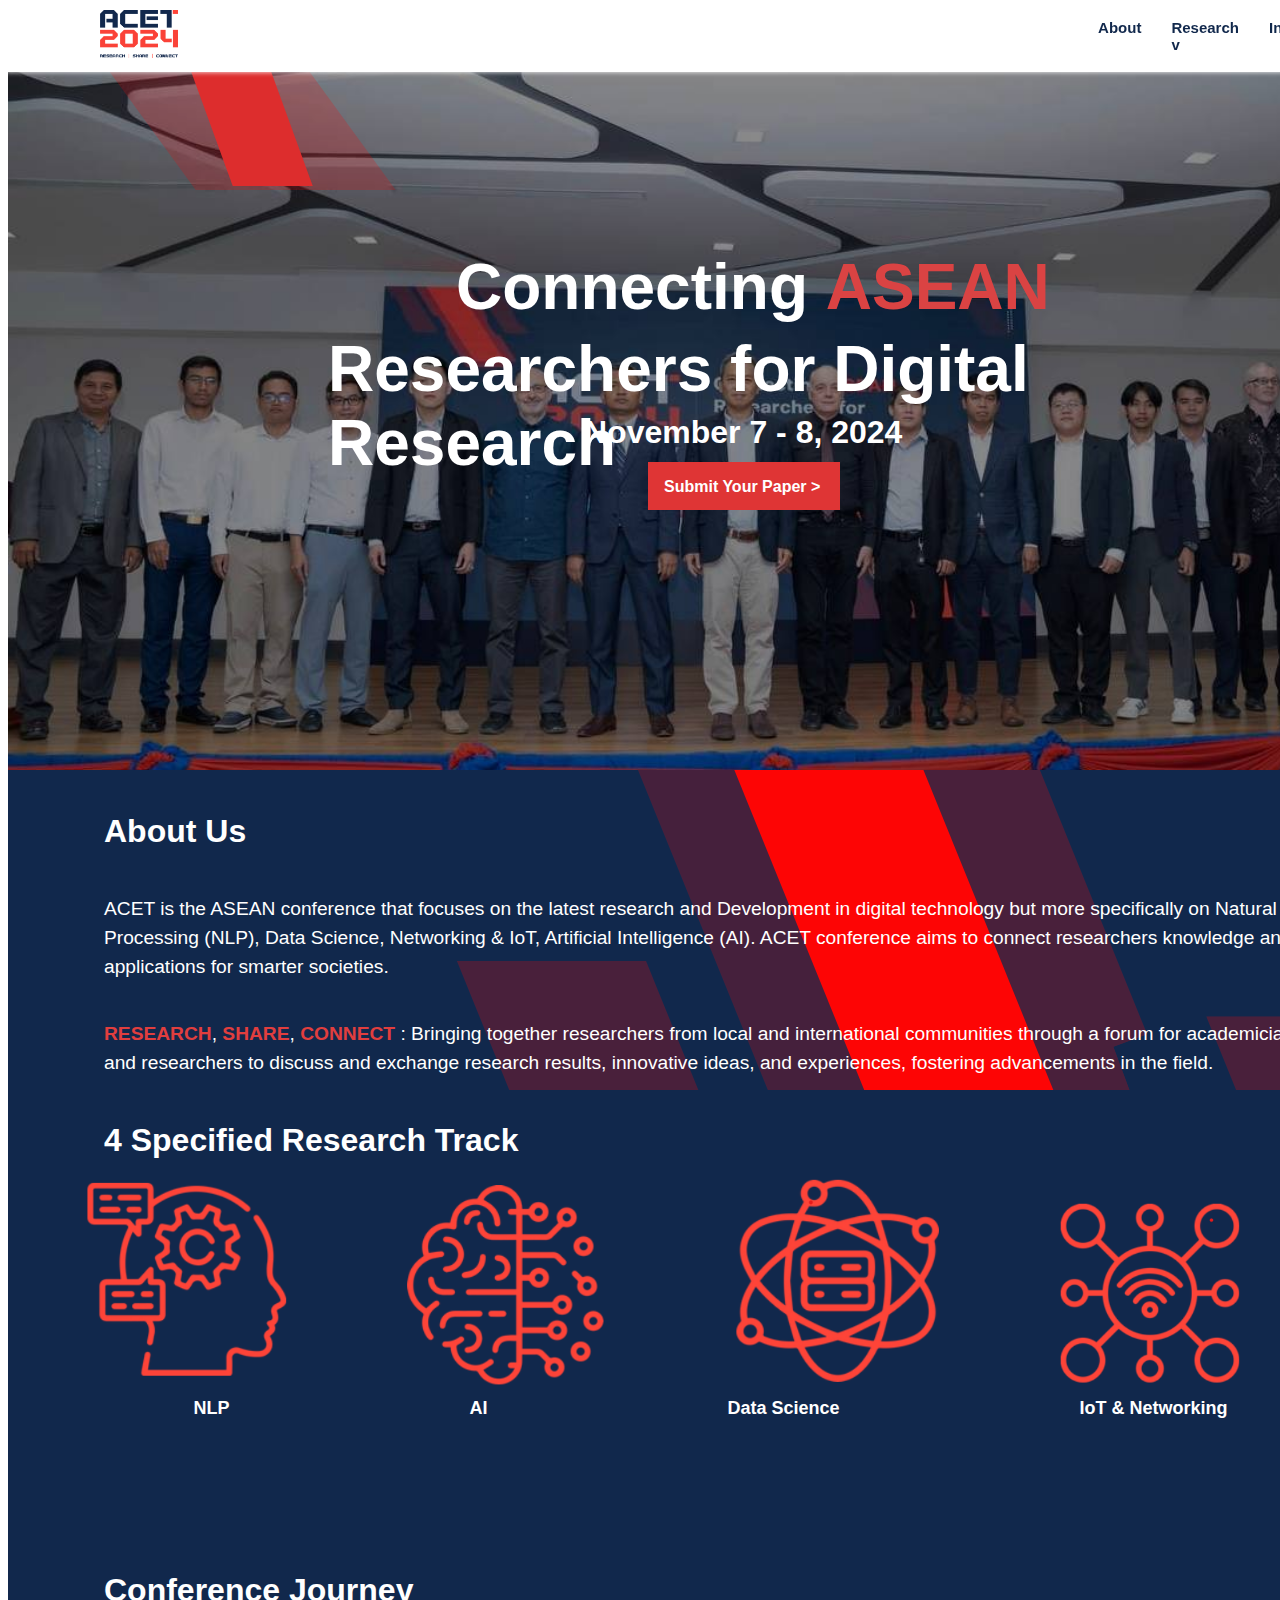
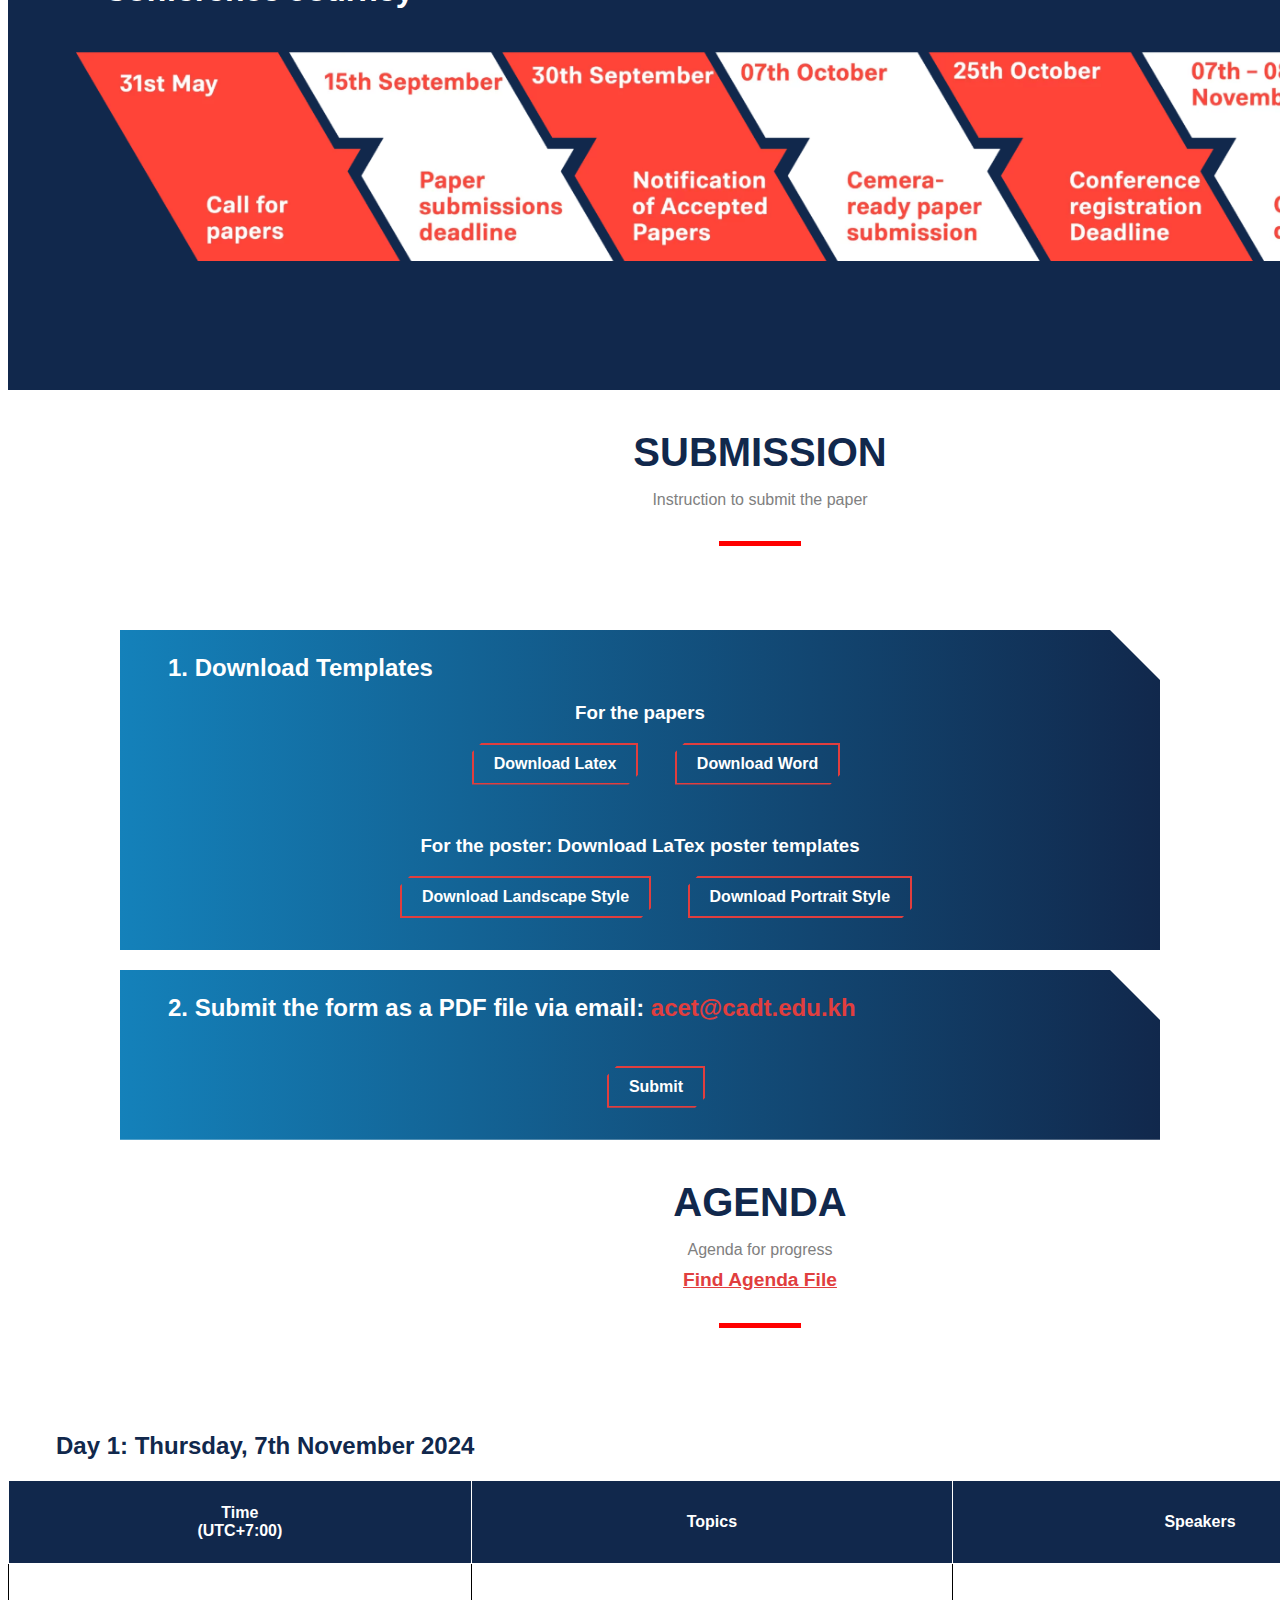
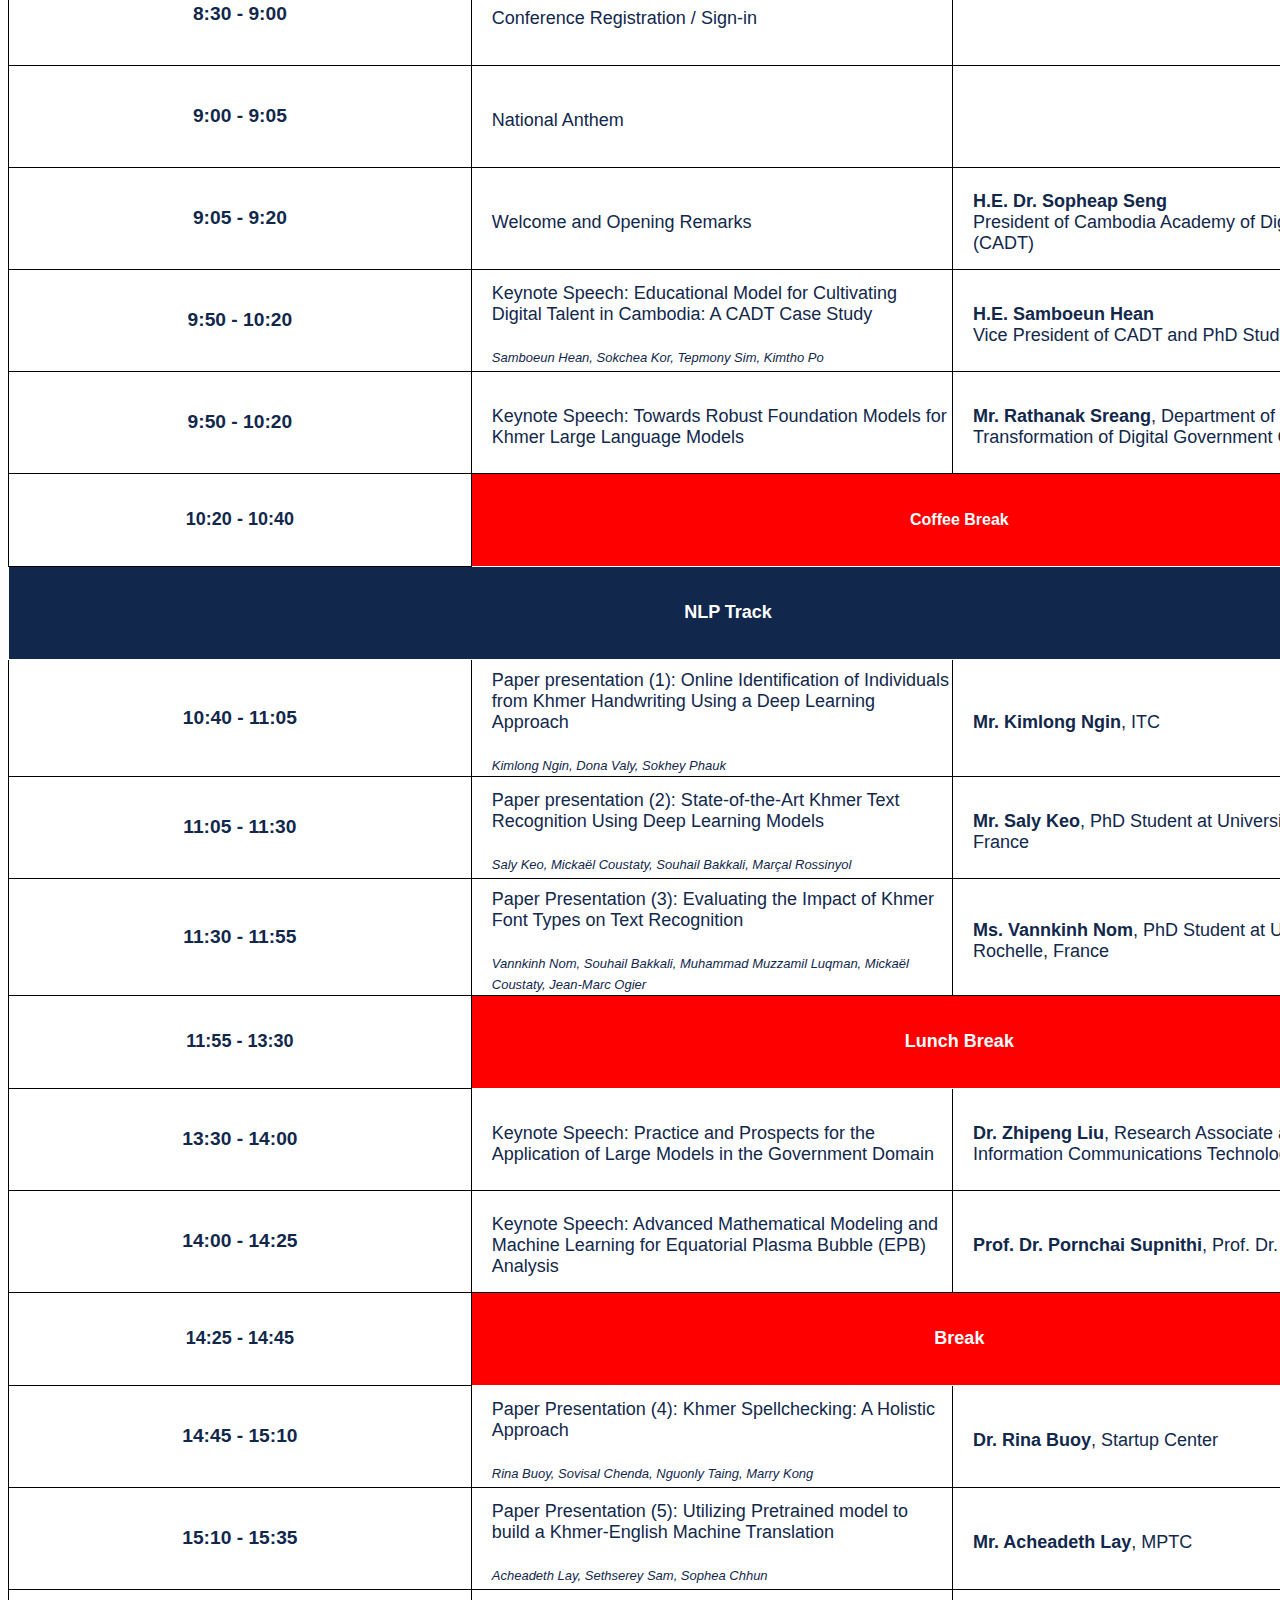
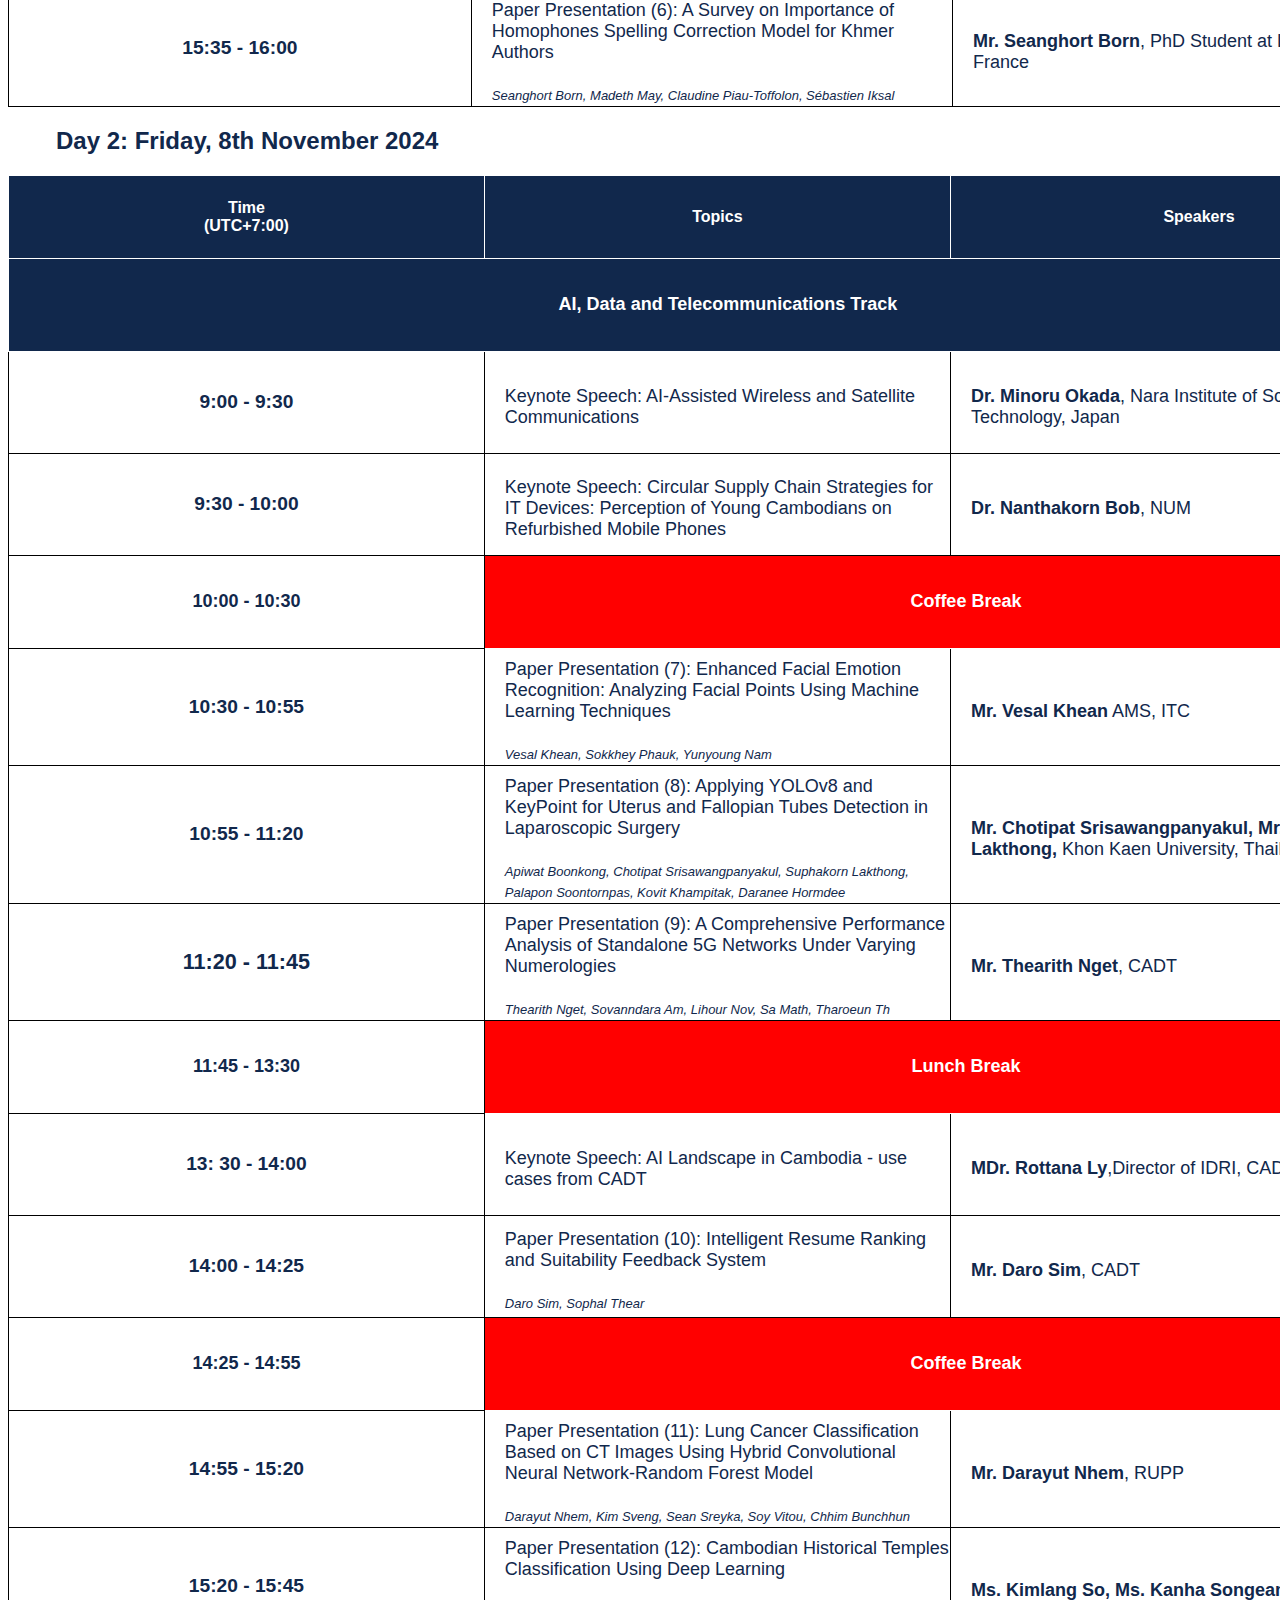
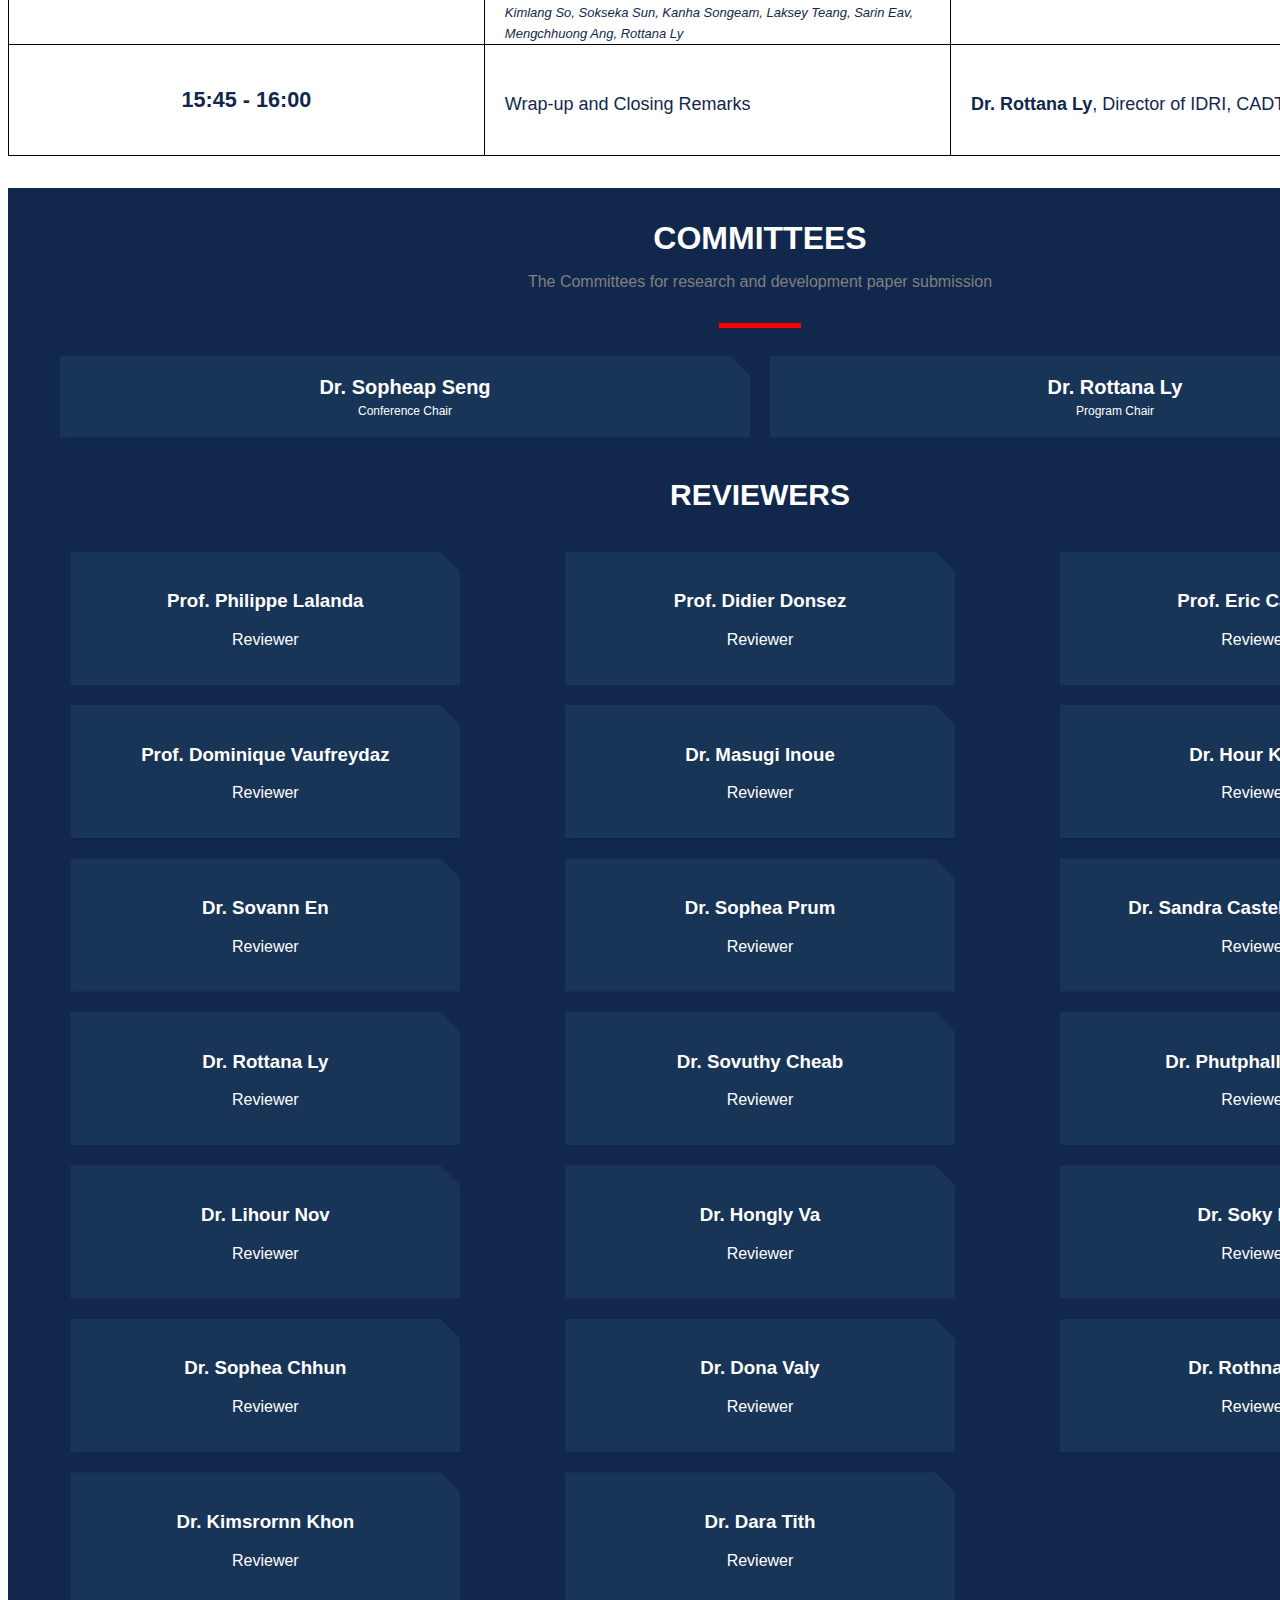
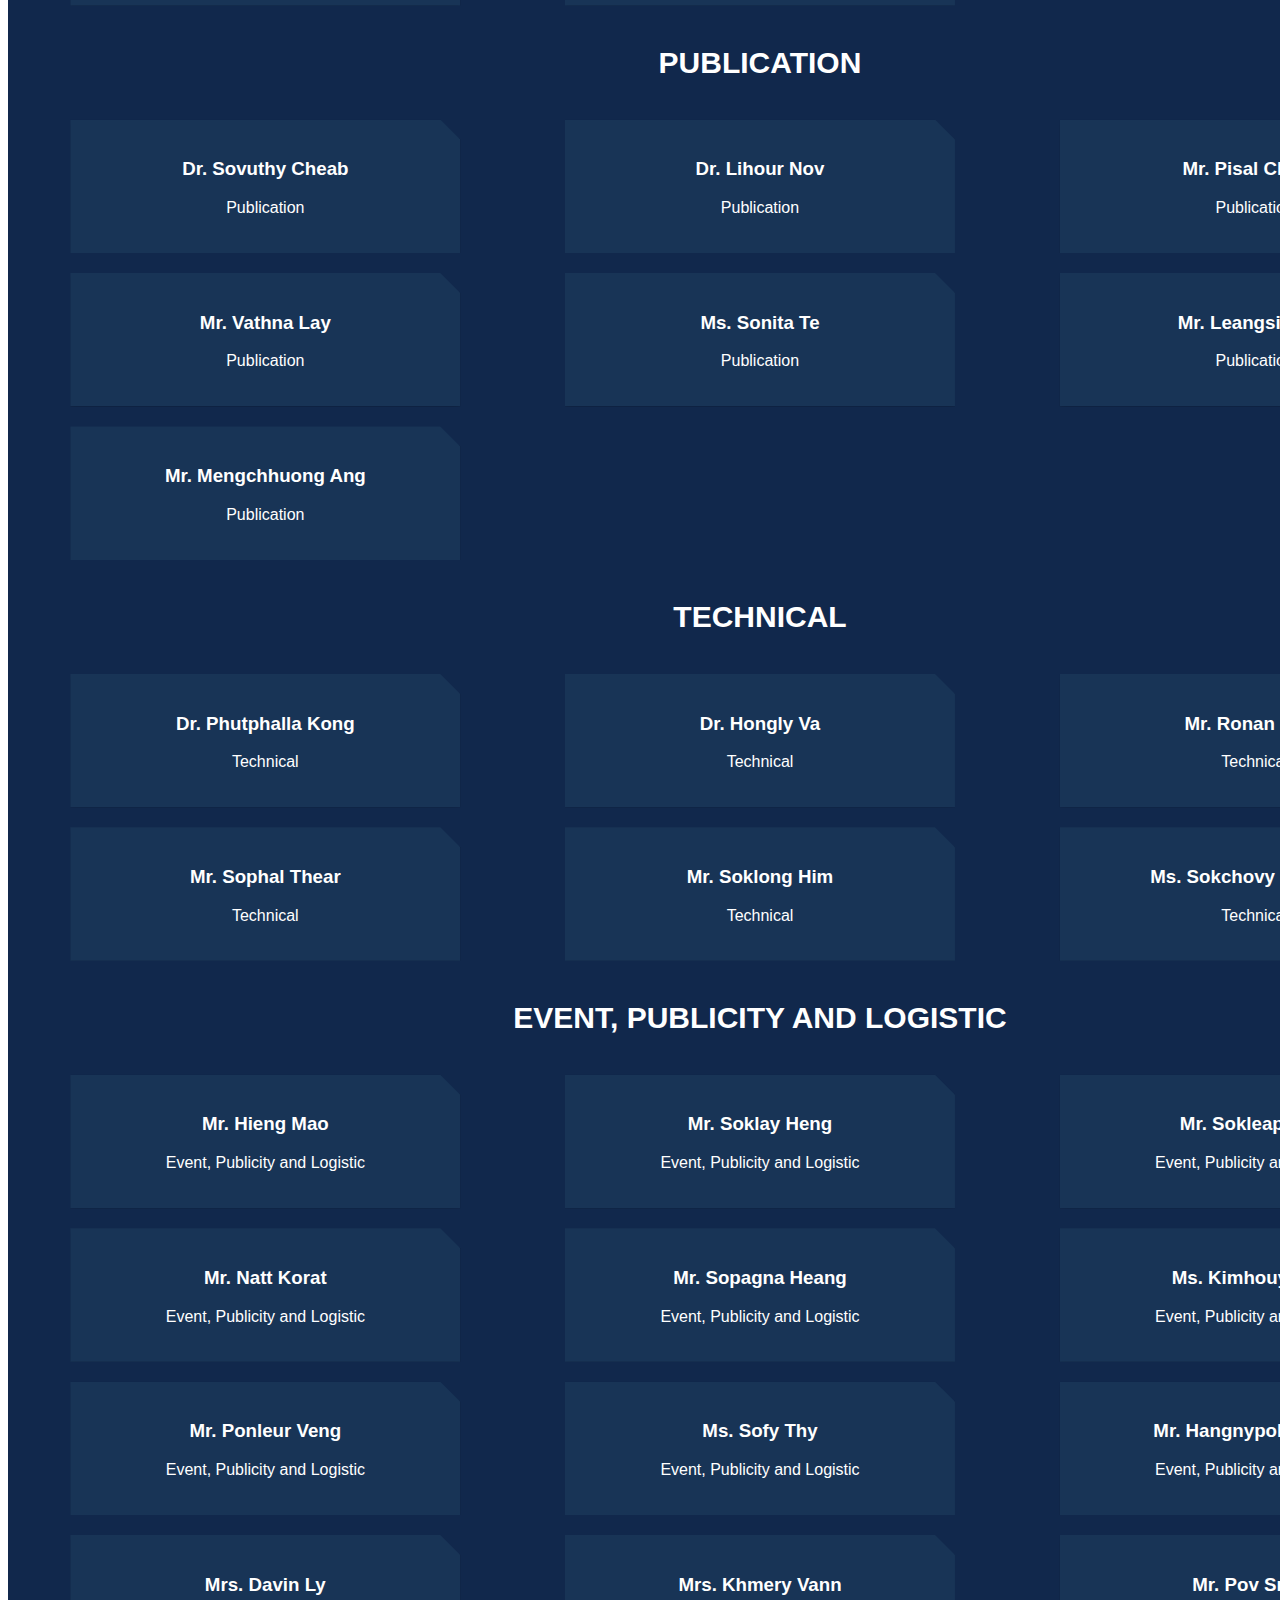
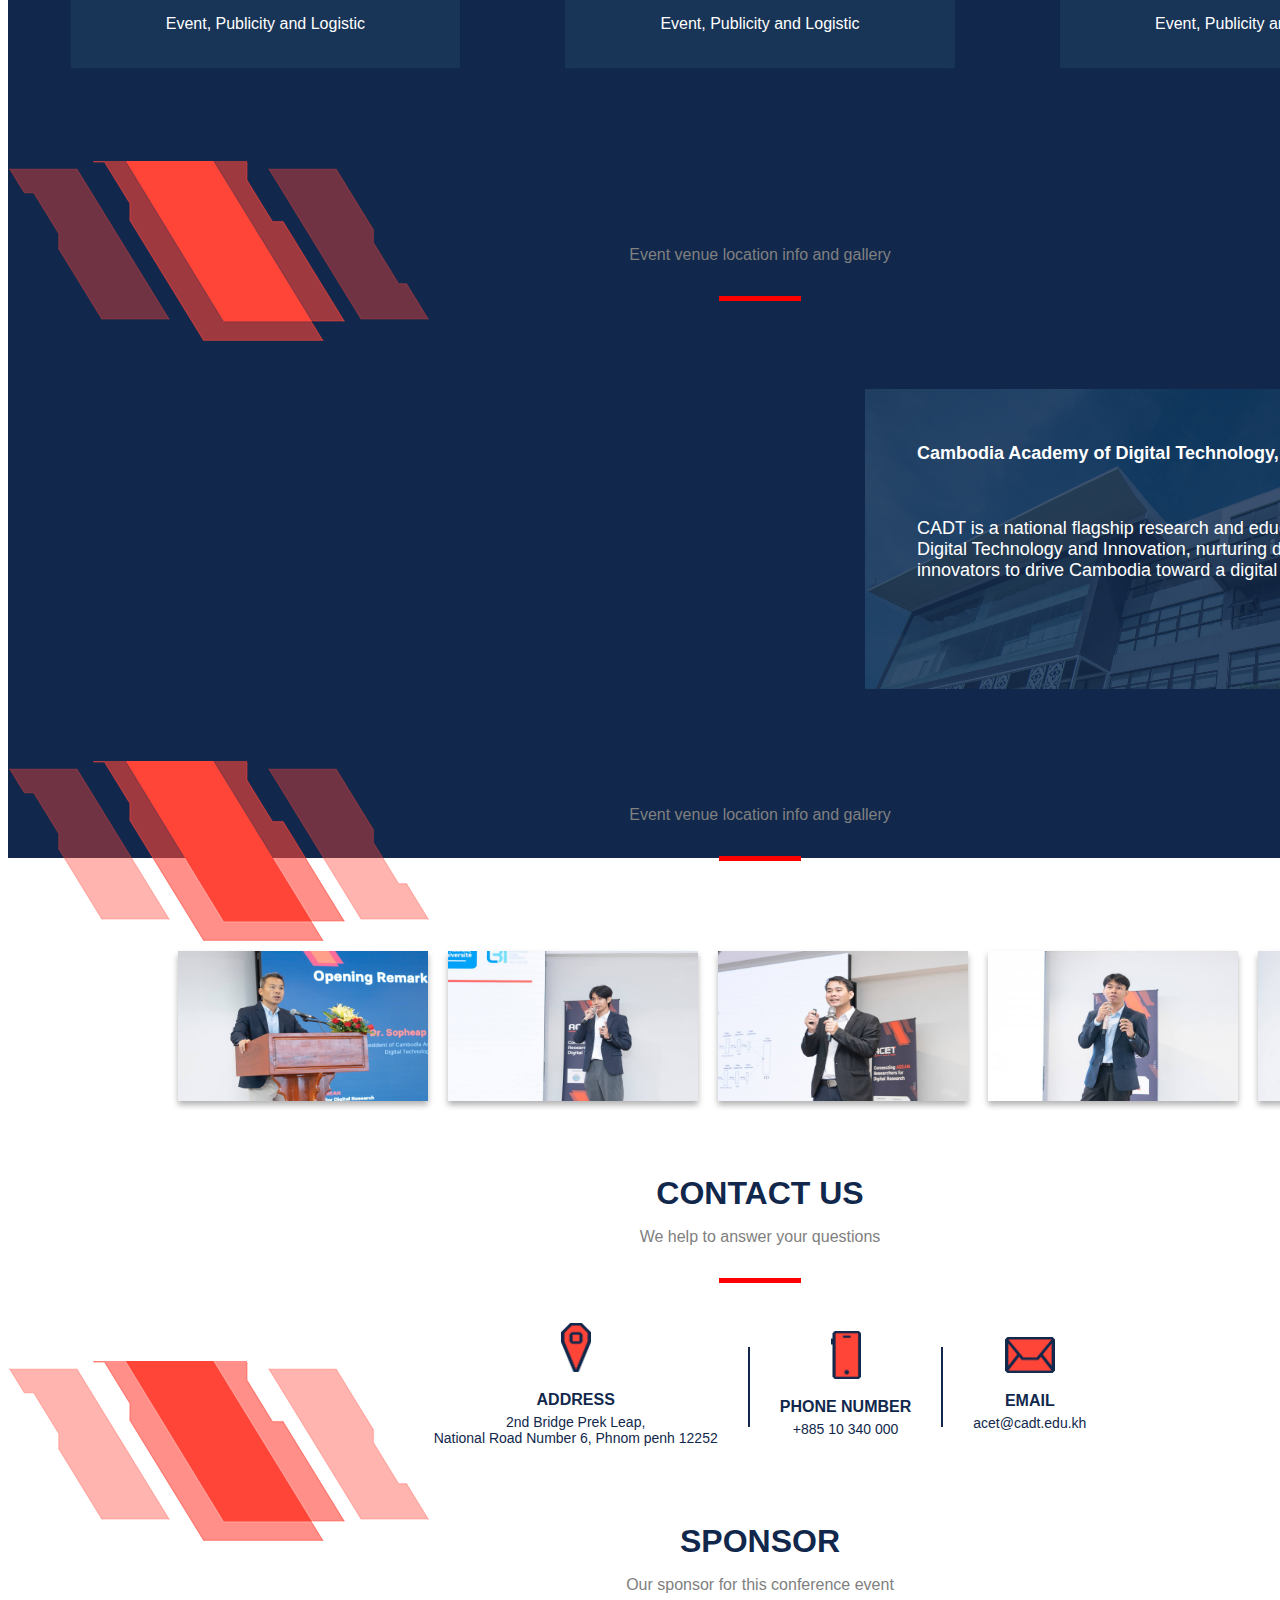
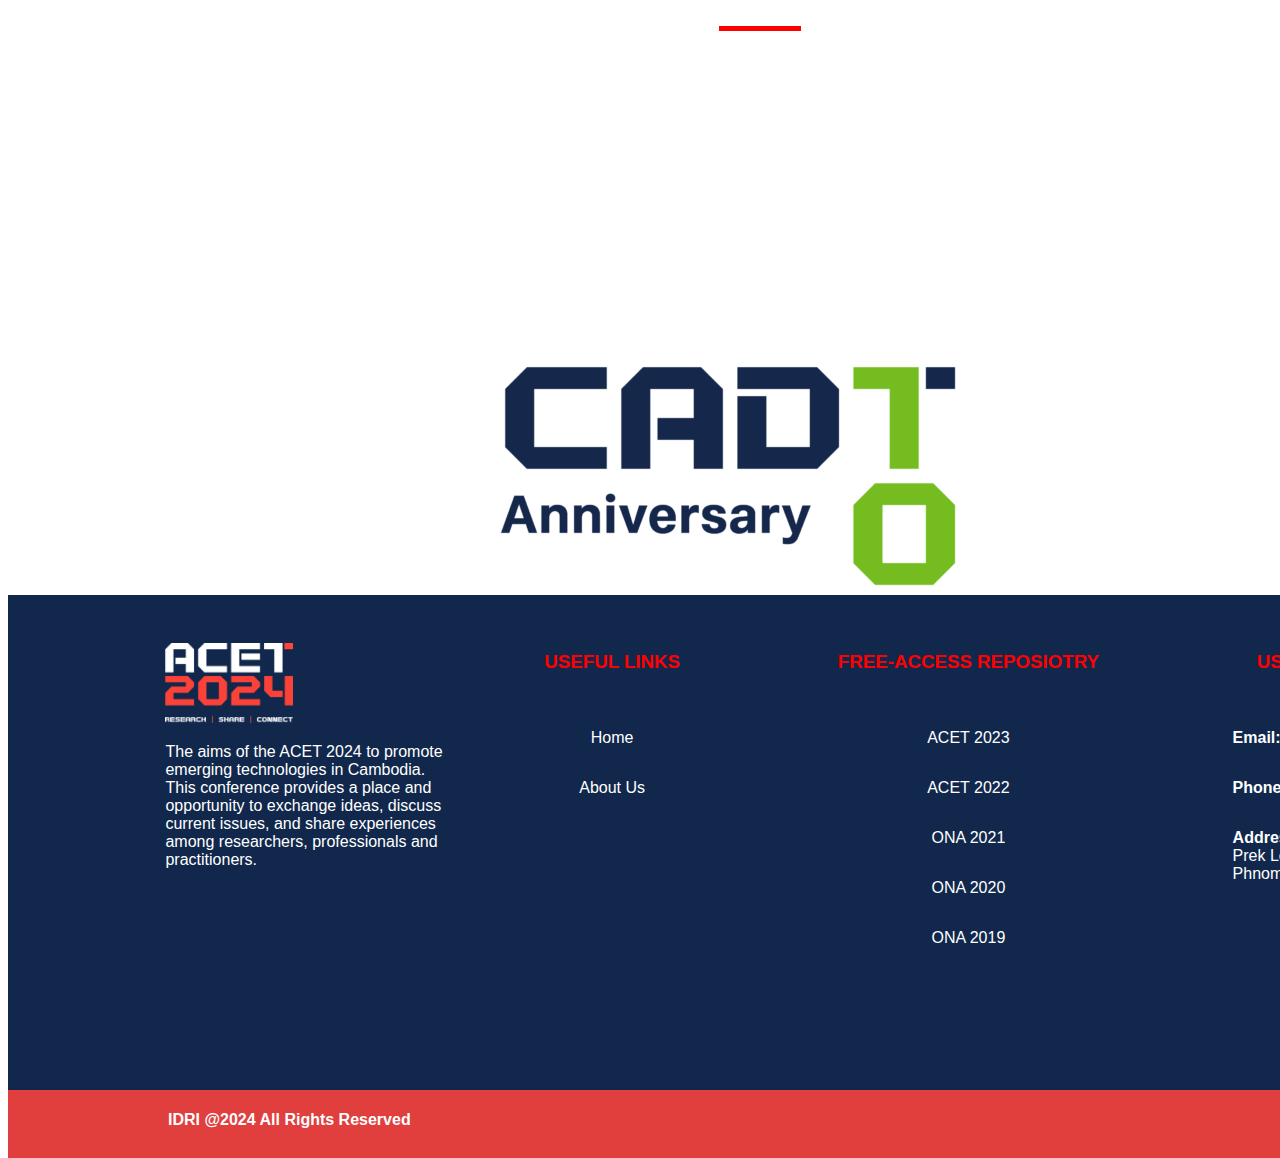
<file: index.html>
<!DOCTYPE html>
<html lang="en">
<head>
    <meta charset="UTF-8">
    <meta name="viewport" content="width=device-width, initial-scale=1.0">
    <title>ACET-Institute of Digital Research</title>
    <link rel="stylesheet" href="style.css">
</head>
<body> 
    <!--header-->
    <div class="header">
        <a href="Logo.html">
            <img src="photo/Logo Acet.png" alt="">
        </a>
        <div class="choose">
            <a href="about.html"><b>About</b></a>
            <nav>
                <ul class="menu">
                  <li class="menu-item">
                    <a href="#"><b>Research v</b></a>
                    <ul class="dropdown">
                      <li><a href="robot.html">Sok Robot</a></li>
                      <li><a href="KhFastype.html">Khmer Fastype</a></li>
                      <li><a href="tts.html">KHMER TTS</a></li>
                      <li><a href="asr.html">KHMER ASR</a></li>
                      <li><a href="khEn.html">Khmer Encoding</a></li>
                    </ul>
                  </li>
                </ul>
              </nav>
            <a href="innovation.html"><b>Innovation</b></a>
            <a href="event.html"><b>Events</b></a>
        </div>
    </div>

    <div class="main">
            <div class="box">
                <div class="background-box"></div>
            </div>
            <p>Connecting <b>ASEAN</b></p>
            <br>
            <p id="Research">Researchers for Digital Research</p>
            <br>
            <p id="date">November 7 - 8, 2024</p>
            <div class="submit">
                <b>Submit Your Paper ></b>
            </div>
    </div>
       
    <!--About us-->
    <div class="about">
        <h2 class="Us">About Us</h2>
        <div class="sentence">
            <p>ACET is the ASEAN conference that focuses on the latest research and Development in digital technology but more specifically on Natural Language Processing (NLP), Data Science, Networking & IoT, Artificial Intelligence (AI). ACET conference aims to connect researchers knowledge and Building applications for smarter societies.</p>
            <p id="bold_red"><b>RESEARCH</b>, <b>SHARE</b>, <b> CONNECT</b> : Bringing together researchers from local and international communities through a forum for academicians, professionals, and researchers to discuss and exchange research results, innovative ideas, and experiences, fostering advancements in the field.</p>
        </div>
    </div>

    <!--4 Specified Research Track-->
    <div class="specified">
        <h2>4 Specified Research Track</h2>
        <div class="img">
            <img src="photo/NLP.png" alt="">
            <img src="photo/AI.png" alt="">
            <img src="photo/Data Science.png" alt="">
            <img src="photo/LoT.png" alt="">
        </div>
        <div class="img_name">
            <li>NLP</li>
            <li>AI</li>
            <li>Data Science</li>
            <li>IoT & Networking</li>
        </div>
    </div>
    <!--Conference Journey-->
    <div class="Journey">
        <p>Conference Journey</p>
        <img src="photo/Journey.png" alt="">
    </div>

    <!--Submission-->
    <div class="submission">
        <li id="bold">SUBMISSION</li>
        <li>Instruction to submit the paper</li>
        <hr>
    </div>

    <!--Download-->
    <div class="download">
        <h2 class="DT">1. Download Templates</h3>
        <h3>For the papers</h5>

        <div class="button-group">
            <a href="#" class="custom-button">Download Latex</a>
            <a href="#" class="custom-button">Download Word</a>
        </div>

        <h3>For the poster: Download LaTex poster templates</h3>
        <div class="button-group">
            <a href="#" class="custom-button">Download Landscape Style</a>
            <a href="#" class="custom-button">Download Portrait Style</a>
        </div>
    </div>

    <!--Submit-->
    <div class="PDF_submit">
        <h2 class="Sub">2. Submit the form as a PDF file via email: <b>acet@cadt.edu.kh</b></h3>
        <div class="button-group">
            <a href="#" class="custom-button">Submit</a>
        </div>
    </div>

    <!--Agenda-->
    <div class="submission">
        <li id="bold">AGENDA</li>
        <li>Agenda for progress</li>
        <div class="File">
            <a href="">Find Agenda File</a>
        </div>
        <hr>
    </div>

    <!--Day 1-->
    <div class="day_1">
        <h2>Day 1: Thursday, 7th November 2024</h2>

        <table>
            <tr>
                <td><b>Time <br> (UTC+7:00)</b></td>
                <td><b>Topics</b></td>
                <td><b>Speakers</b></td>
            </tr>
            <!--8am-9am-->
            <tr>
                <td class="UTC"><b>8:30 - 9:00</b></td>
                <td class="T8">Conference Registration / Sign-in</td>
                <td class="T8"></td>
            </tr>

            <tr>
                <td class="UTC"><b>9:00 - 9:05</b></td>
                <td class="T8">National Anthem</td>
                <td class="T8"></td>
            </tr>

            <tr>
                <td class="UTC"><b>9:05 - 9:20</b></td>
                <td class="T8">Welcome and Opening Remarks</td>
                <td class="T8"><b>H.E. Dr. Sopheap Seng</b><br>
                    President of Cambodia Academy of Digital Technology (CADT)</td>
            </tr>

            <tr>
                <td class="UTC"><b>9:50 - 10:20</b></td>
                <td class="T8">Keynote Speech: Educational Model for Cultivating Digital Talent in Cambodia: A CADT Case Study
                    <br><br>
                    <i>Samboeun Hean, Sokchea Kor, Tepmony Sim, Kimtho Po</i>
                </td>
                <td class="T8"><b>H.E. Samboeun Hean</b><br>
                    Vice President of CADT and PhD Student at ITC</td>
            </tr>

            <tr>
                <td class="UTC"><b>9:50 - 10:20</b></td>
                <td class="T8">Keynote Speech: Towards Robust Foundation Models for Khmer Large Language Models
                </td>
                <td class="T8"><b>Mr. Rathanak Sreang</b>, Department of Digital Government Transformation of Digital Government Committee</td>
            </tr>

            <tr>
                <td class="T10"><b>10:20 - 10:40</b></td>
                <td colspan="5"><b>Coffee Break</b></td>
                
            </tr>

            <tr class="NLP">
                <td colspan="6"><b>NLP Track</b></td>
            </tr>

            <tr>
                <td class="UTC"><b>10:40 - 11:05</b></td>
                <td class="T8">Paper presentation (1): Online Identification of Individuals from Khmer Handwriting Using a Deep Learning Approach
                    <br><br>
                    <i>Kimlong Ngin, Dona Valy, Sokhey Phauk</i>
                </td>
                <td class="T8"><b>Mr. Kimlong Ngin</b>, ITC</td>
            </tr>

            <tr>
                <td class="UTC"><b>11:05 - 11:30</b></td>
                <td class="T8">Paper presentation (2): State-of-the-Art Khmer Text Recognition Using Deep Learning Models
                    <br><br>
                    <i>Saly Keo, Mickaël Coustaty, Souhail Bakkali, Marçal Rossinyol</i>
                </td>
                <td class="T8"><b>Mr. Saly Keo</b>, PhD Student at University of La Rochelle, France</td>
            </tr>

            <tr>
                <td class="UTC"><b>11:30 - 11:55</b></td>
                <td class="T8">Paper Presentation (3): Evaluating the Impact of Khmer Font Types on Text Recognition
                    <br><br>
                    <i>Vannkinh Nom, Souhail Bakkali, Muhammad Muzzamil Luqman, Mickaël Coustaty, Jean-Marc Ogier</i>
                </td>
                <td class="T8"><b>Ms. Vannkinh Nom</b>, PhD Student at University of La Rochelle, France</td>
            </tr>

            <tr>
                <td class="T10"><b>11:55 - 13:30</b></td>
                <td colspan="5"><b>Lunch Break</b></td>
            </tr>

            <tr>
                <td class="UTC"><b>13:30 - 14:00</b></td>
                <td class="T8">Keynote Speech: Practice and Prospects for the Application of Large Models in the Government Domain
                </td>
                <td class="T8"><b>Dr. Zhipeng Liu</b>, Research Associate at China Academy of Information Communications Technology (CAICT)</td>
            </tr>

            <tr>
                <td class="UTC"><b>14:00 - 14:25</b></td>
                <td class="T8">Keynote Speech: Advanced Mathematical Modeling and Machine Learning for Equatorial Plasma Bubble (EPB) Analysis
                </td>
                <td class="T8"><b>Prof. Dr. Pornchai Supnithi</b>, Prof. Dr. Pornchai Supnithi</td>
            </tr>

            <tr>
                <td class="T10"><b>14:25 - 14:45</b></td>
                <td colspan="5"><b>Break</b></td>
            </tr>

            <tr>
                <td class="UTC"><b>14:45 - 15:10</b></td>
                <td class="T8">Paper Presentation (4): Khmer Spellchecking: A Holistic Approach
                    <br><br>
                    <i>Rina Buoy, Sovisal Chenda, Nguonly Taing, Marry Kong</i>
                </td>
                <td class="T8"><b>Dr. Rina Buoy</b>, Startup Center</td>
            </tr>

            <tr>
                <td class="UTC"><b>15:10 - 15:35</b></td>
                <td class="T8">Paper Presentation (5): Utilizing Pretrained model to build a Khmer-English Machine Translation
                    <br><br>
                    <i>Acheadeth Lay, Sethserey Sam, Sophea Chhun</i>
                </td>
                <td class="T8"><b>Mr. Acheadeth Lay</b>, MPTC</td>
            </tr>

            <tr>
                <td class="UTC"><b>15:35 - 16:00</b></td>
                <td class="T8">Paper Presentation (6): A Survey on Importance of Homophones Spelling Correction Model for Khmer Authors
                    <br><br>
                    <i>Seanghort Born, Madeth May, Claudine Piau-Toffolon, Sébastien Iksal</i>
                </td>
                <td class="T8"><b>Mr. Seanghort Born</b>, PhD Student at Le Mans University, France</td>
            </tr>
        </table>
    </div>

    <!--Day 2-->
    <div class="day_2">
        <h2>Day 2: Friday, 8th November 2024</h2>

        <table>
            <tr>
                <td><b>Time <br> (UTC+7:00)</b></td>
                <td><b>Topics</b></td>
                <td><b>Speakers</b></td>
            </tr>
            <tr>
                <td colspan="7"><b>AI, Data and Telecommunications Track</b></td>
            </tr>
            <!--8am-9am-->
            <tr>
                <td class="UTC"><b>9:00 - 9:30</b></td>
                <td class="T8">Keynote Speech: AI-Assisted Wireless and Satellite Communications</td>
                <td class="T8"><b>Dr. Minoru Okada</b>, Nara Institute of Science and Technology, Japan</td>
            </tr>

            <tr>
                <td class="UTC"><b>9:30 - 10:00</b></td>
                <td class="T8">Keynote Speech: Circular Supply Chain Strategies for IT Devices: Perception of Young Cambodians on Refurbished Mobile Phones</td>
                <td class="T8"><b>Dr. Nanthakorn Bob</b>, NUM</td>
            </tr>

            <tr>
                <td class="T10"><b>10:00 - 10:30</b></td>
                <td colspan="5"><b>Coffee Break</b></td>
            </tr>
            <!--10:30-->
            <tr>
                <td class="UTC"><b>10:30 - 10:55</b></td>
                <td class="T8">Paper Presentation (7): Enhanced Facial Emotion Recognition: Analyzing Facial Points Using Machine Learning Techniques
                    <br><br>
                    <i>Vesal Khean, Sokkhey Phauk, Yunyoung Nam</i>
                </td>
                <td class="T8"><b>Mr. Vesal Khean</b>
                    AMS, ITC</td>
            </tr>

            <tr>
                <td class="UTC"><b>10:55 - 11:20</b></td>
                <td class="T8">Paper Presentation (8): Applying YOLOv8 and KeyPoint for Uterus and Fallopian Tubes Detection in Laparoscopic Surgery
                    <br><br>
                    <i>Apiwat Boonkong, Chotipat Srisawangpanyakul, Suphakorn Lakthong, Palapon Soontornpas, Kovit Khampitak, Daranee Hormdee</i>
                </td>
                <td class="T8"><b>Mr. Chotipat Srisawangpanyakul, Mr. Suphakorn Lakthong,</b>
                    Khon Kaen University, Thailand</td>
            </tr>

            <tr>
                <td class="UTC"><b>11:20 - 11:45</b></td>
                <td class="T8">Paper Presentation (9): A Comprehensive Performance Analysis of Standalone 5G Networks Under Varying Numerologies
                    <br><br>
                    <i>Thearith Nget, Sovanndara Am, Lihour Nov, Sa Math, Tharoeun Th</i>
                </td>
                <td class="T8"><b>Mr. Thearith Nget</b>, CADT</td>
            </tr>
            
            <tr>
                <td class="T10"><b>11:45 - 13:30</b></td>
                <td colspan="5"><b>Lunch Break</b></td>
            </tr>

            <tr>
                <td class="UTC"><b>13: 30 - 14:00</b></td>
                <td class="T8">Keynote Speech: AI Landscape in Cambodia - use cases from CADT
                </td>
                <td class="T8"><b>MDr. Rottana Ly</b>,Director of IDRI, CADT</td>
            </tr>

            <tr>
                <td class="UTC"><b>14:00 - 14:25</b></td>
                <td class="T8">Paper Presentation (10): Intelligent Resume Ranking and Suitability Feedback System
                    <br><br>
                    <i>Daro Sim, Sophal Thear</i>
                </td>
                <td class="T8"><b>Mr. Daro Sim</b>, CADT</td>
            </tr>

            <tr>
                <td class="T10"><b>14:25 - 14:55</b></td>
                <td colspan="5"><b>Coffee Break</b></td>
            </tr>

            <tr>
                <td class="UTC"><b>14:55 - 15:20</b></td>
                <td class="T8">Paper Presentation (11): Lung Cancer Classification Based on CT Images Using Hybrid Convolutional Neural Network-Random Forest Model<br><br>
                    <i>Darayut Nhem, Kim Sveng, Sean Sreyka, Soy Vitou, Chhim Bunchhun</i>
                </td>
                <td class="T8"><b>Mr. Darayut Nhem</b>, RUPP</td>
            </tr>

            <tr>
                <td class="UTC"><b>15:20 - 15:45</b></td>
                <td class="T8">Paper Presentation (12): Cambodian Historical Temples Classification Using Deep Learning<br><br>
                    <i>Kimlang So, Sokseka Sun, Kanha Songeam, Laksey Teang, Sarin Eav, Mengchhuong Ang, Rottana Ly</i>
                </td>
                <td class="T8"><b>Ms. Kimlang So, Ms. Kanha Songeam</b>, CADT</td>
            </tr>

            <tr>
                <td class="UTC"><b>15:45 - 16:00</b></td>
                <td class="T8">Wrap-up and Closing Remarks</td>
                <td class="T8"><b>Dr. Rottana Ly</b>, Director of IDRI, CADT</td>
            </tr>
        </table>
    </div>

    <div class="committees">
        <li id="bold">COMMITTEES</li>
        <li>The Committees for research and development paper submission</li>
        <hr>

        <div class="container">
            <div class="name">
                <div class="boxs">
                    <h3>Dr. Sopheap Seng</h3>
                    <p>Conference Chair</p>
                </div>
                <div class="boxs">
                    <h3>Dr. Rottana Ly</h3>
                    <p>Program Chair</p>
                </div>
        </div>
            
        <h2 class="reviewers-title">REVIEWERS</h2>
  
        <div class="reviewers">
            <div class="review">
                <h3>Prof. Philippe Lalanda</h3>
                <p>Reviewer</p>
            </div>
            <div class="review">
                <h3>Prof. Didier Donsez</h3>
                <p>Reviewer</p>
            </div>
            <div class="review">
                <h3>Prof. Eric Castelli</h3>
                <p>Reviewer</p>
            </div>

            <div class="review">
                <h3>Prof. Dominique Vaufreydaz</h3>
                <p>Reviewer</p>
            </div>
            <div class="review">
                <h3>Dr. Masugi Inoue</h3>
                <p>Reviewer</p>
            </div>
            <div class="review">
                <h3>Dr. Hour Kaing</h3>
                <p>Reviewer</p>
            </div>

            <div class="review">
                <h3>Dr. Sovann En</h3>
                <p>Reviewer</p>
            </div>
            <div class="review">
                <h3>Dr. Sophea Prum</h3>
                <p>Reviewer</p>
            </div>
            <div class="review">
                <h3>Dr. Sandra Castellanos-Paez</h3>
                <p>Reviewer</p>
            </div>

            <div class="review">
                <h3>Dr. Rottana Ly</h3>
                <p>Reviewer</p>
            </div>
            <div class="review">
                <h3>Dr. Sovuthy Cheab</h3>
                <p>Reviewer</p>
            </div>
            <div class="review">
                <h3>Dr. Phutphalla Kong</h3>
                <p>Reviewer</p>
            </div>

            <div class="review">
                <h3>Dr. Lihour Nov</h3>
                <p>Reviewer</p>
            </div>
            <div class="review">
                <h3>Dr. Hongly Va</h3>
                <p>Reviewer</p>
            </div>
            <div class="review">
                <h3>Dr. Soky Kak</h3>
                <p>Reviewer</p>
            </div>

            <div class="review">
                <h3>Dr. Sophea Chhun</h3>
                <p>Reviewer</p>
            </div>
            <div class="review">
                <h3>Dr. Dona Valy</h3>
                <p>Reviewer</p>
            </div>
            <div class="review">
                <h3>Dr. Rothna Pec</h3>
                <p>Reviewer</p>
            </div>

            <div class="review">
                <h3>Dr. Kimsrornn Khon</h3>
                <p>Reviewer</p>
            </div>
            <div class="review">
                <h3>Dr. Dara Tith</h3>
                <p>Reviewer</p>
            </div>
        </div>

        <h2 class="reviewers-title">Publication</h2>

        <div class="reviewers">
            <div class="review">
                <h3>Dr. Sovuthy Cheab</h3>
                <p>Publication</p>
            </div>
            <div class="review">
                <h3>Dr. Lihour Nov</h3>
                <p>Publication</p>
            </div>
            <div class="review">
                <h3>Mr. Pisal Chanty</h3>
                <p>Publication</p>
            </div>

            <div class="review">
                <h3>Mr. Vathna Lay</h3>
                <p>Publication</p>
            </div>
            <div class="review">
                <h3>Ms. Sonita Te</h3>
                <p>Publication</p>
            </div>
            <div class="review">
                <h3>Mr. Leangsiv Han</h3>
                <p>Publication</p>
            </div>

            <div class="review">
                <h3>Mr. Mengchhuong Ang</h3>
                <p>Publication</p>
            </div>
        </div>


        <h2 class="reviewers-title">Technical</h2>

        <div class="reviewers">
            <div class="review">
                <h3>Dr. Phutphalla Kong</h3>
                <p>Technical</p>
            </div>
            <div class="review">
                <h3>Dr. Hongly Va</h3>
                <p>Technical</p>
            </div>
            <div class="review">
                <h3>Mr. Ronan Ogor</h3>
                <p>Technical</p>
            </div>

            <div class="review">
                <h3>Mr. Sophal Thear</h3>
                <p>Technical</p>
            </div>
            <div class="review">
                <h3>Mr. Soklong Him</h3>
                <p>Technical</p>
            </div>
            <div class="review">
                <h3>Ms. Sokchovy Monirath</h3>
                <p>Technical</p>
            </div>
        </div>

        <h2 class="reviewers-title">Event, Publicity and Logistic</h2>

        <div class="reviewers">
            <div class="review">
                <h3>Mr. Hieng Mao</h3>
                <p>Event, Publicity and Logistic</p>
            </div>
            <div class="review">
                <h3>Mr. Soklay Heng</h3>
                <p>Event, Publicity and Logistic</p>
            </div>
            <div class="review">
                <h3>Mr. Sokleap Som</h3>
                <p>Event, Publicity and Logistic</p>
            </div>

            <div class="review">
                <h3>Mr. Natt Korat</h3>
                <p>Event, Publicity and Logistic</p>
            </div>
            <div class="review">
                <h3>Mr. Sopagna Heang</h3>
                <p>Event, Publicity and Logistic</p>
            </div>
            <div class="review">
                <h3>Ms. Kimhouy Yann</h3>
                <p>Event, Publicity and Logistic</p>
            </div>
            
            <div class="review">
                <h3>Mr. Ponleur Veng</h3>
                <p>Event, Publicity and Logistic</p>
            </div>
            <div class="review">
                <h3>Ms. Sofy Thy</h3>
                <p>Event, Publicity and Logistic</p>
            </div>

            <div class="review">
                <h3>Mr. Hangnypolen Heng</h3>
                <p>Event, Publicity and Logistic</p>
            </div>
            <div class="review">
                <h3>Mrs. Davin Ly</h3>
                <p>Event, Publicity and Logistic</p>
            </div>
            <div class="review">
                <h3>Mrs. Khmery Vann</h3>
                <p>Event, Publicity and Logistic</p>
            </div>
            <div class="review">
                <h3>Mr. Pov Sreng</h3>
                <p>Event, Publicity and Logistic</p>
            </div>
        </div>
    </div>

    <div class="event">
        <li id="bold">EVENT VENUE</li>
        <li>Event venue location info and gallery</li>
        <hr>
        <div class="Inno">
            <div class="map"><iframe src="https://www.google.com/maps/embed?pb=!1m18!1m12!1m3!1d3907.565285951737!2d104.90884797593446!3d11.65429424238653!2m3!1f0!2f0!3f0!3m2!1i1024!2i768!4f13.1!3m3!1m2!1s0x310953bad45e4ee1%3A0x6c33cb023d508017!2sCADT%20-%20Innovation%20Center!5e0!3m2!1sen!2skh!4v1690256828775!5m2!1sen!2skh" width="100%" height="300" style="border:0;" allowfullscreen="" loading="lazy" referrerpolicy="no-referrer-when-downgrade"></iframe></div>
            <div class="pic">
                <p><b>Cambodia Academy of Digital Technology, Phnom Penh</b></p>
                <p>CADT is a national flagship research and education institution for Digital Technology and Innovation, nurturing digital talent and innovators to drive Cambodia toward a digital society.</p>
            </div>
        </div>
        <li id="bold">GALLERY</li>
        <li>Event venue location info and gallery</li>
        <hr>
        <div class="slider-container">
            <div class="slider">
                <img src="photo/D1.jpg" alt="">
                <img src="photo/D2.jpg" alt="">
                <img src="photo/D3.jpg" alt="">
                <img src="photo/D4.jpg" alt="">
                <img src="photo/D5.jpg" alt="">
                <img src="photo/D6.jpg" alt="">
                <img src="photo/D7.jpg" alt="">
                <img src="photo/D8.jpg" alt="">
            </div>
        </div>
        <li id="bold">CONTACT US</li>
        <li>We help to answer your questions</li>
        <hr>
        <div class="contact">
            <div class="location">
                <img src="photo/location.png" alt="">
                <p><b>ADDRESS</b></p>
                <p>2nd Bridge Prek Leap, <br>National Road Number 6, Phnom penh 12252</p>
            </div>

            <div class="vertical-line"></div>

            <div class="phone">
                <img src="photo/phone.png" alt="">
                <p><b>PHONE NUMBER</b></p>
                <p>+885 10 340 000</p>
            </div>

            <div class="vertical-line"></div>

            <div class="message">
                <img src="photo/message.png" alt="">
                <p><b>EMAIL</b></p>
                <p>acet@cadt.edu.kh</p>
            </div>
        </div>
        <li id="bold">SPONSOR</li>
        <li>Our sponsor for this conference event</li>
        <hr>
    </div>
        <div class="anniversary">
            <img src="photo/CADT10-LOGO-anniversary-03-480x230.png" alt="">
        </div>  


        <div class="end_1">
            <div class="last">
                <img src="photo/ACET-2024-logo-2@4x-300x184.png" alt="">
                <p>The aims of the ACET 2024 to promote <br>
                    emerging technologies in Cambodia. <br>
                     This conference provides a place and <br>
                     opportunity to exchange ideas, discuss <br>
                     current issues, and share experiences <br>
                     among researchers, professionals and  <br>
                      practitioners.</p>
            </div>

            <div class="last_3">
                <h3 class="c_red">USEFUL LINKS</h3>
                <li>Home</li>
                <li>About Us</li>
            </div>

            <div class="last_3">
                <h3 class="c_red">FREE-ACCESS REPOSIOTRY</h3>
                <li>ACET 2023</li>
                <li>ACET 2022</li>
                <li>ONA 2021</li>
                <li>ONA 2020</li>
                <li>ONA 2019</li>
            </div>

            <div class="last_3">
                <h3 class="c_red">USEFUL LINKS</h3>
                <li id="ph"><b>Email:</b> acet@cadt.edu.kh</li>
                <li id="ph"><b>Phone:</b> +855 10 340 000</li>
                <li id="ph"><b>Address:</b> National Road 6A, Kthor,<br> Prek Leap Chroy ​Changvar, <br> Phnom Penh, Cambodia</li>
            </div>
        </div>
        <footer class="lastly">
            <p>IDRI @2024 All Rights Reserved</p>
        </footer>
    </div>
    
</body>
</html>
</file>
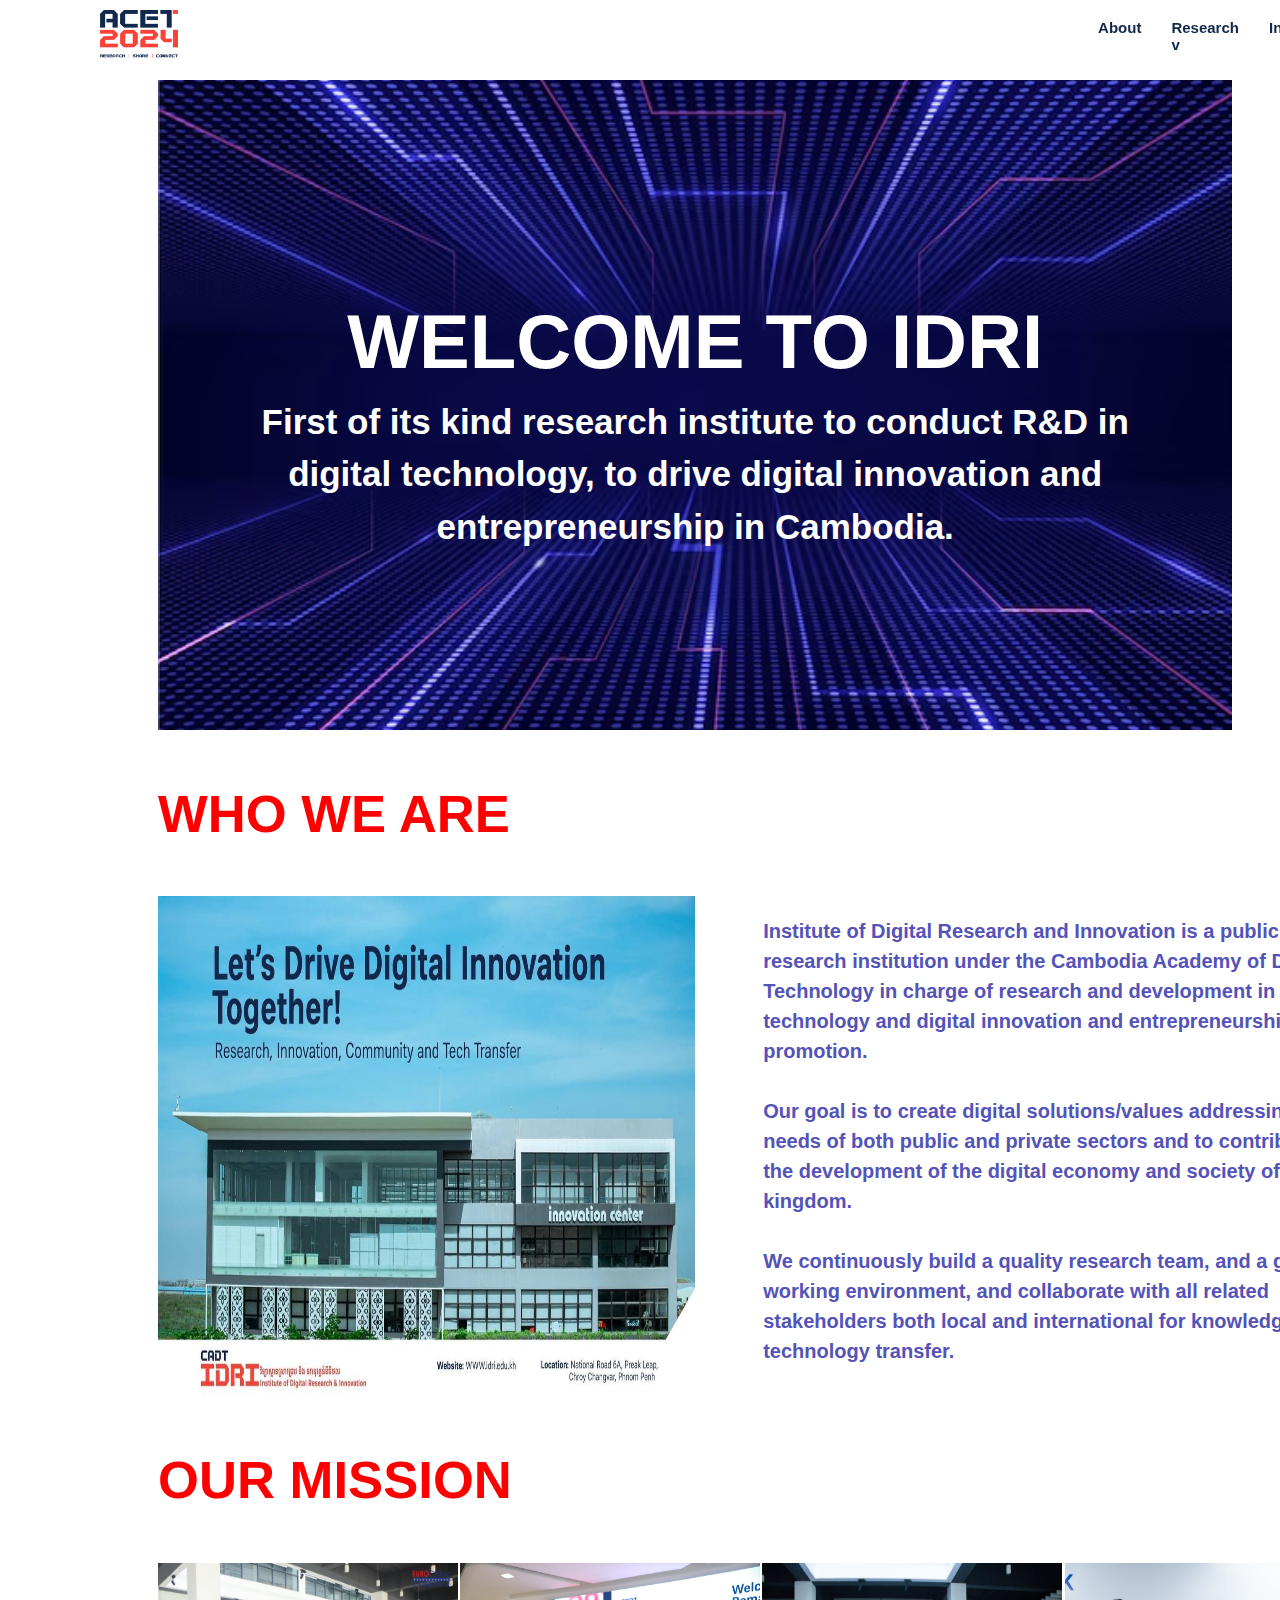
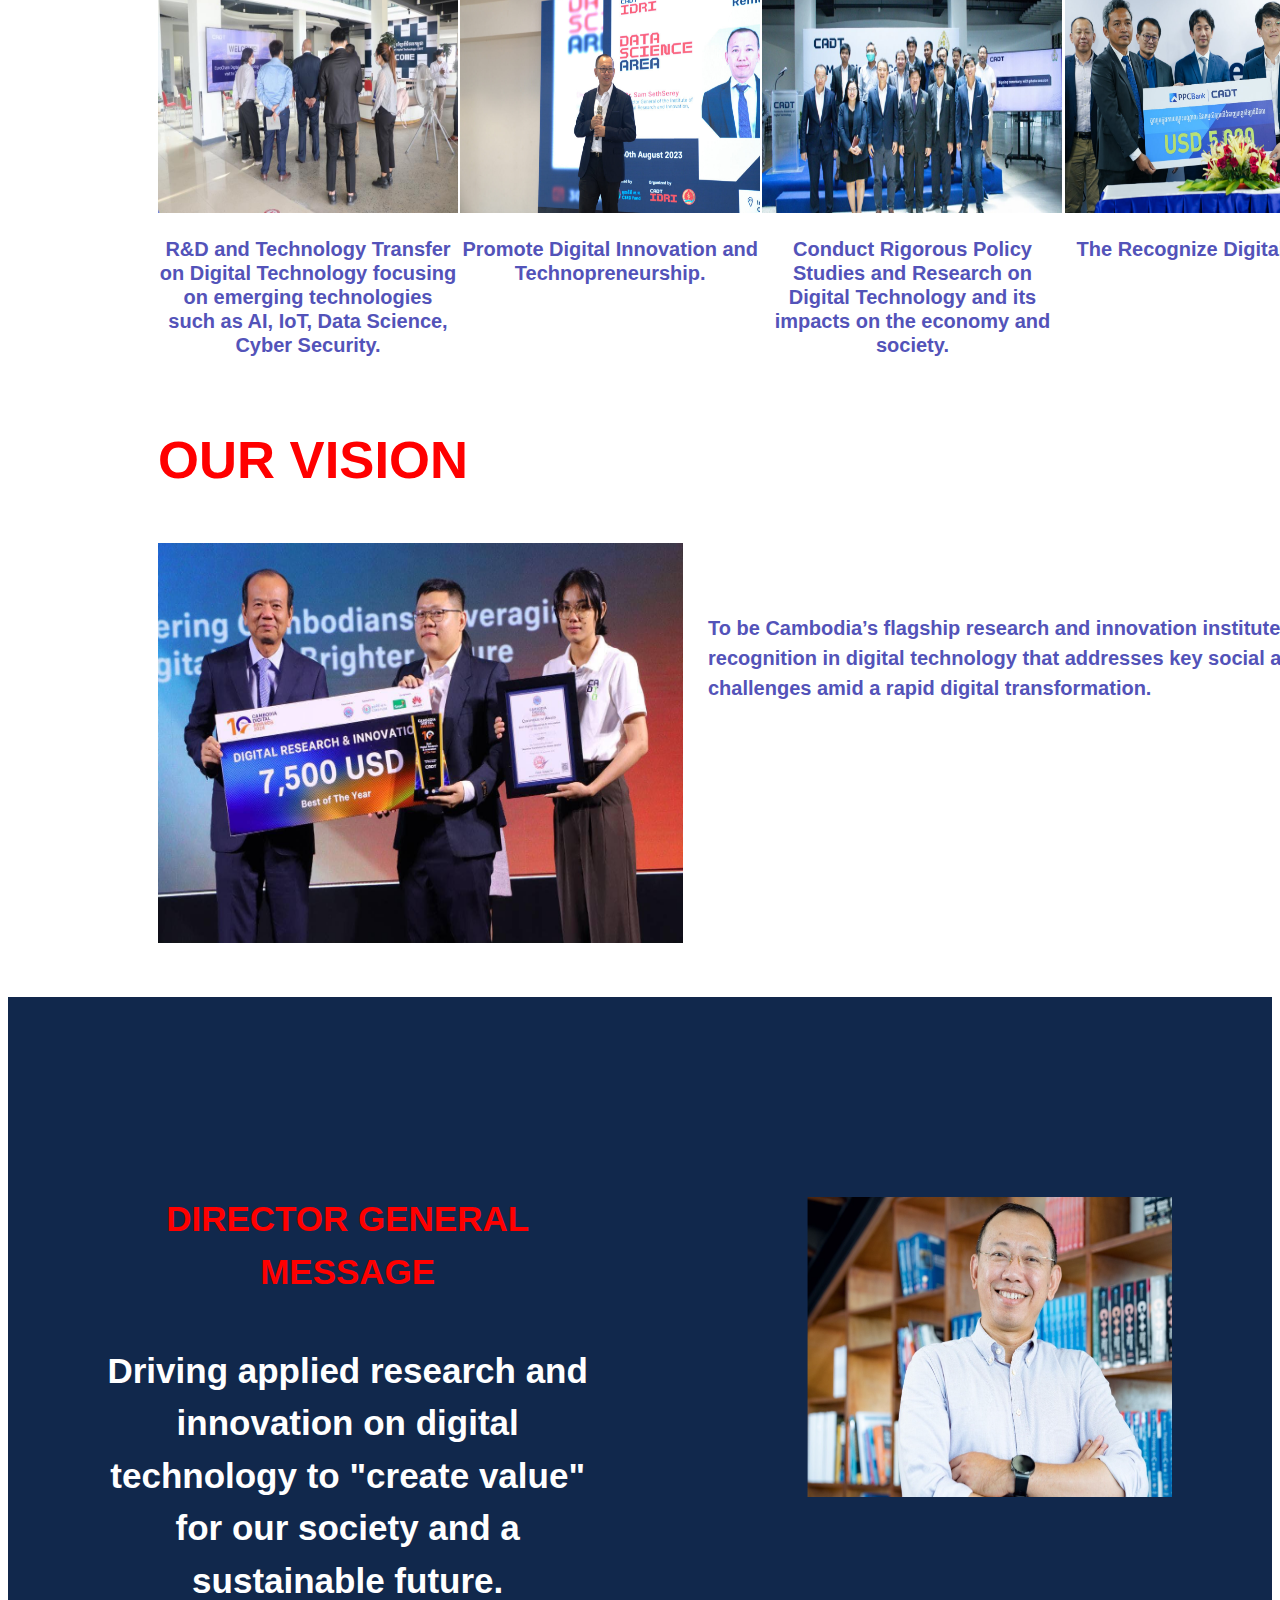
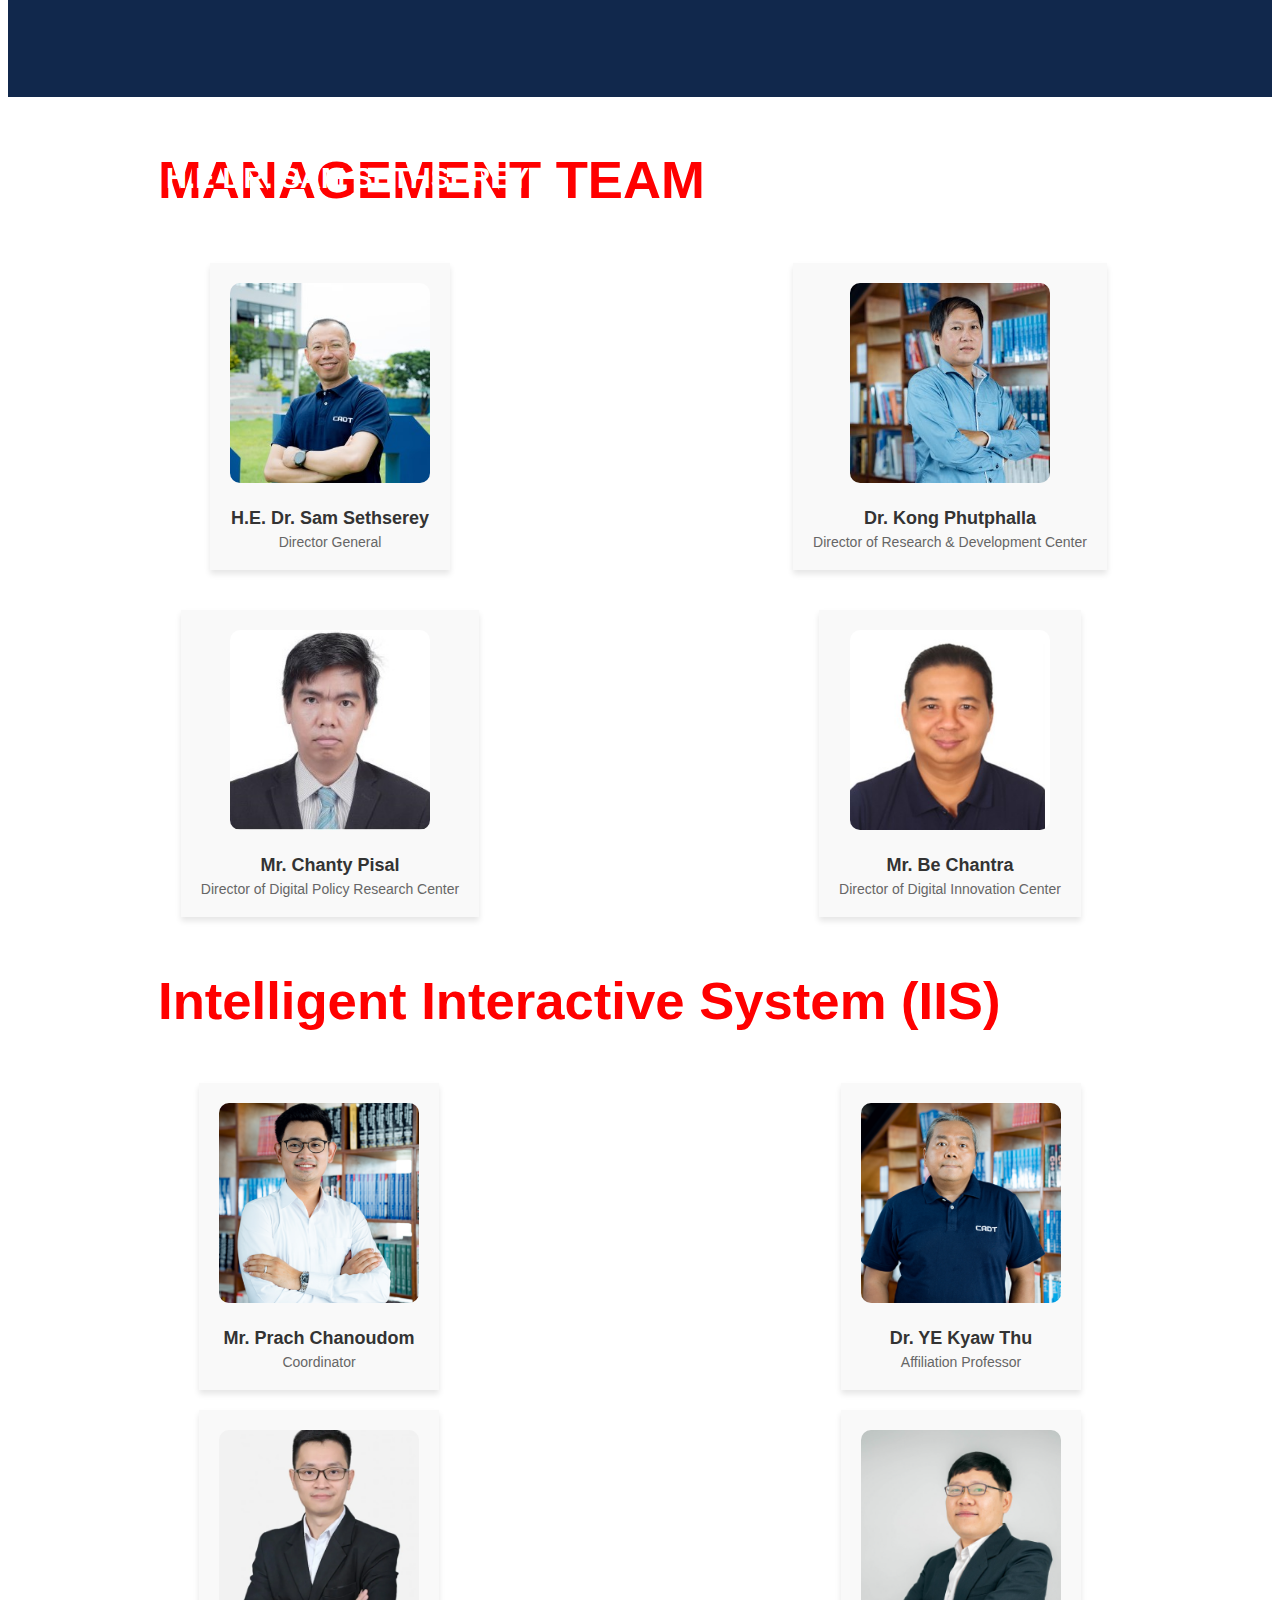
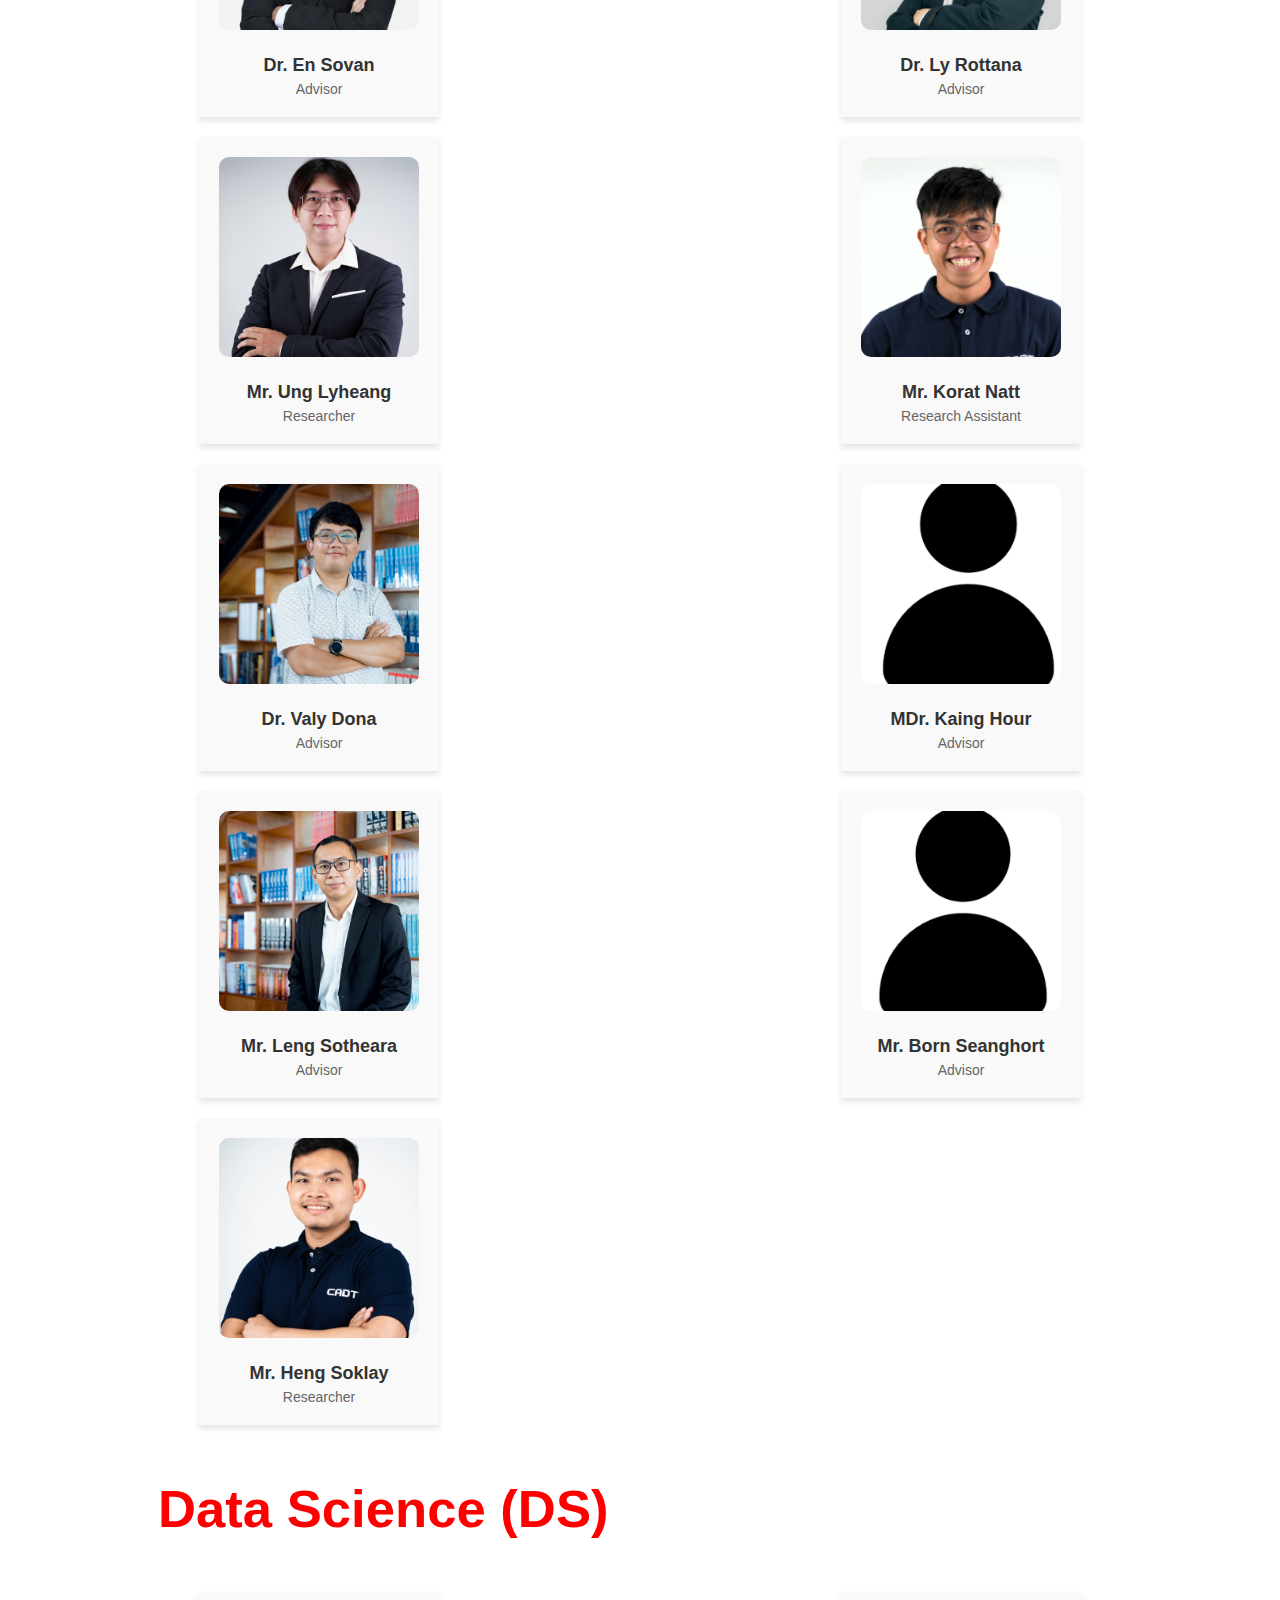
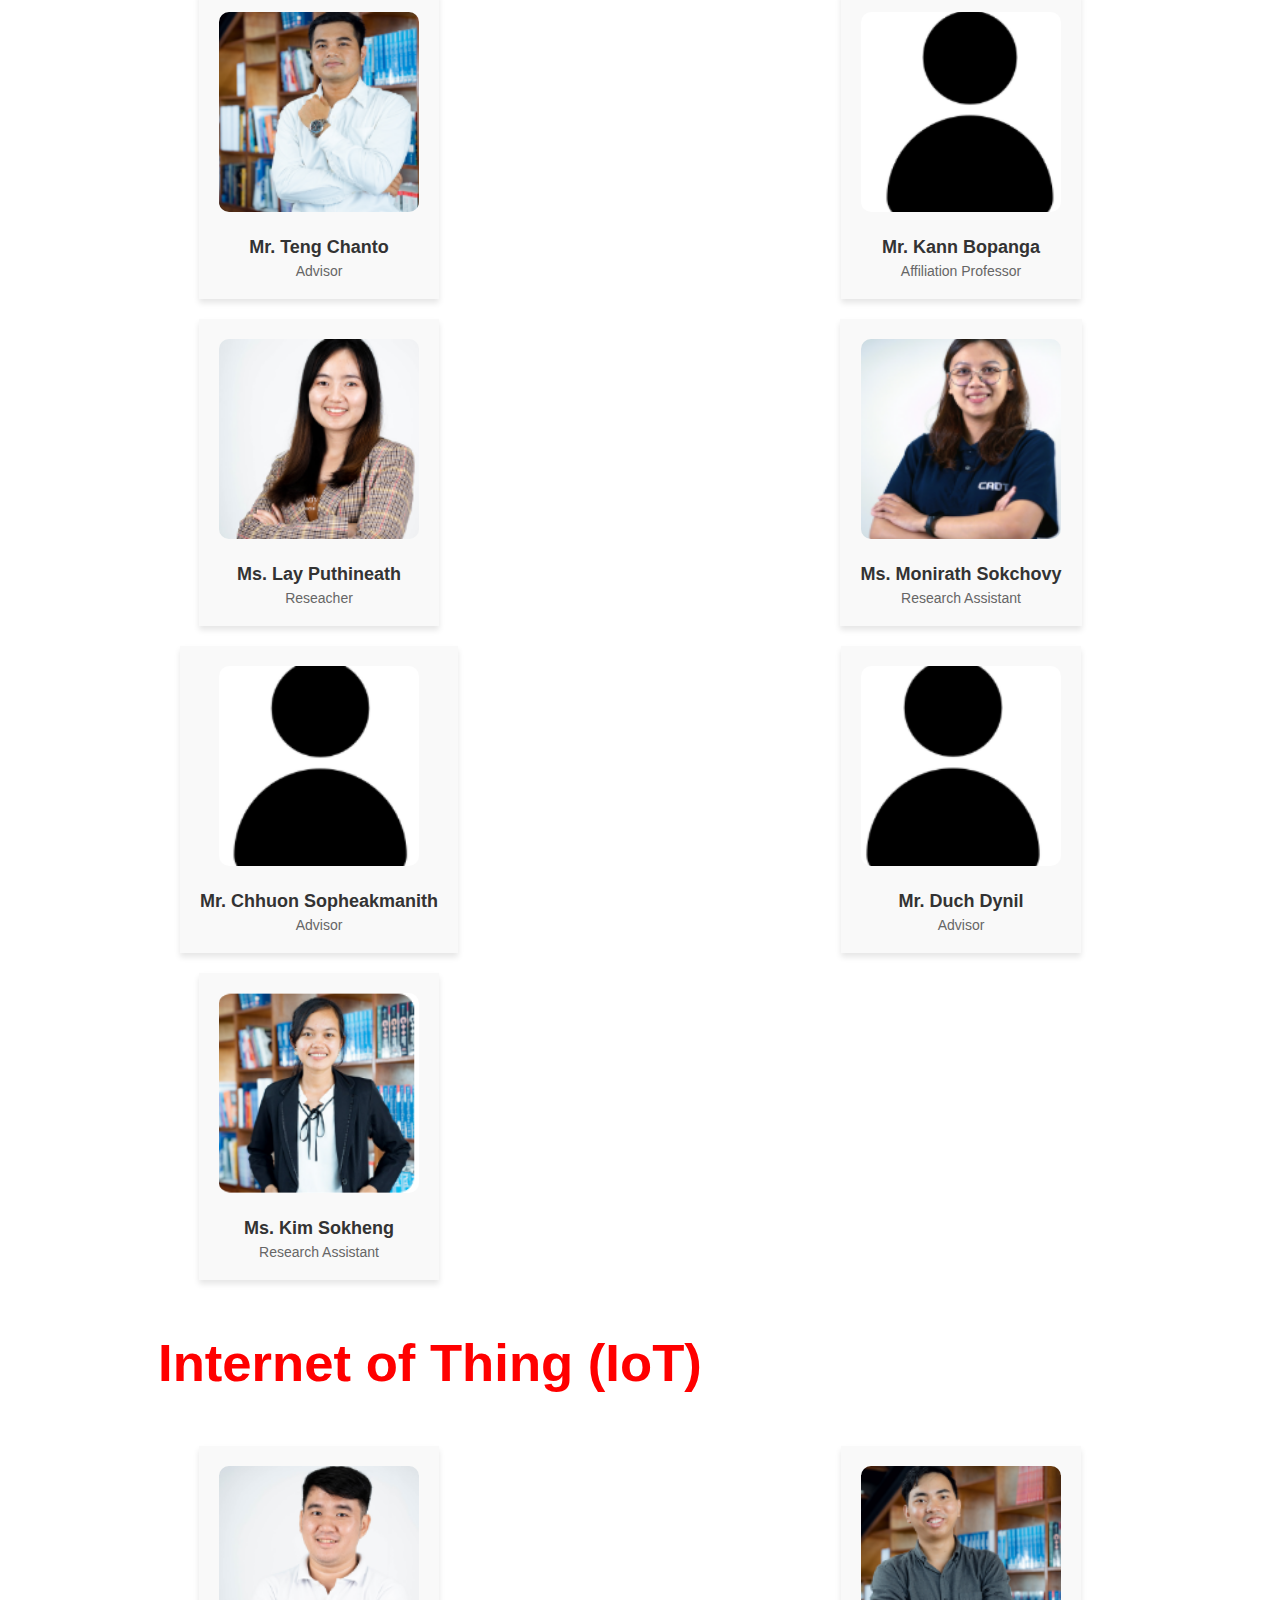
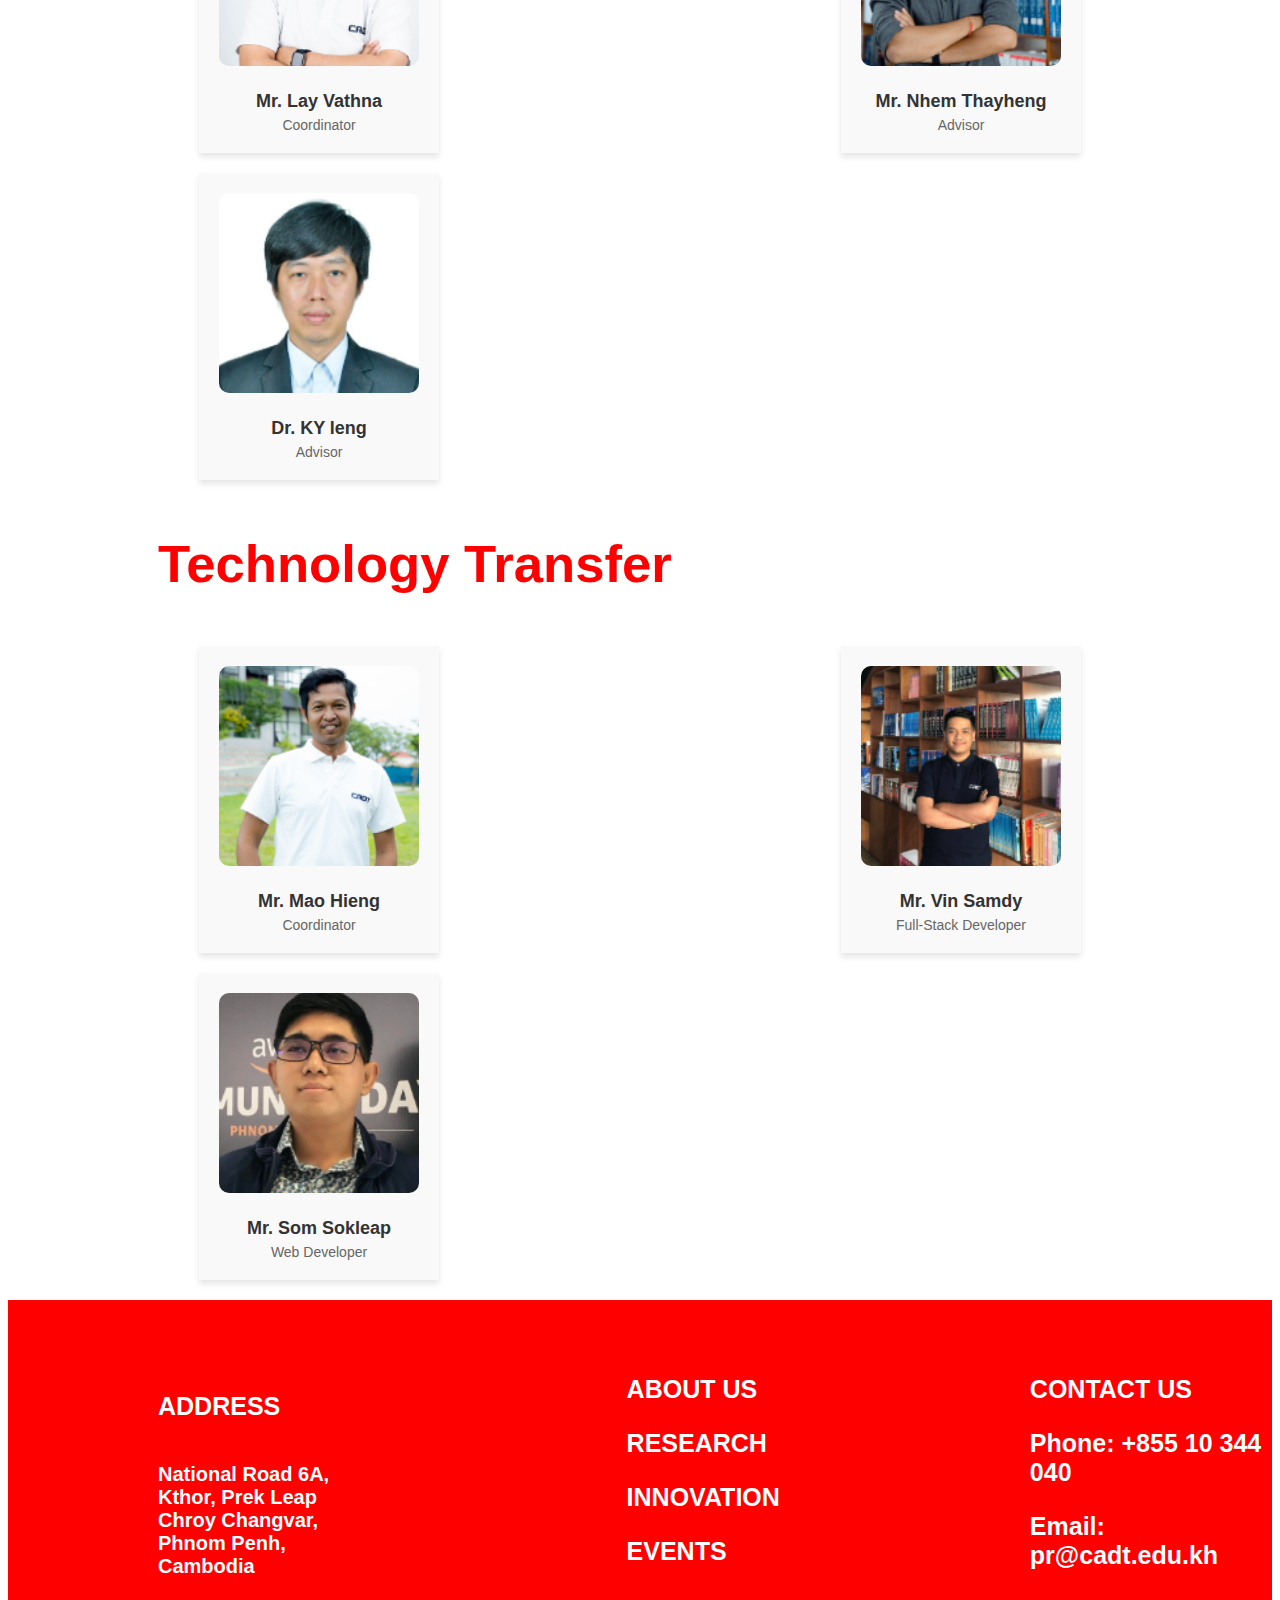
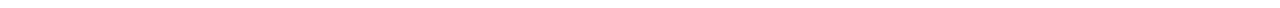
<file: about.html>
<!DOCTYPE html>
<html lang="en">
<head>
    <meta charset="UTF-8">
    <meta name="viewport" content="width=device-width, initial-scale=1.0">
    <title>About</title>
    <link rel="stylesheet" href="about.css">
</head>
<body>
    <div class="header">
        <a href="Logo.html">
            <img src="photo/Logo Acet.png" alt="">
        </a>
        <div class="choose">
            <a href="about.html"><b>About</b></a>
            <nav>
                <ul class="menu">
                  <li class="menu-item">
                    <a href="#"><b>Research v</b></a>
                    <ul class="dropdown">
                      <li><a href="robot.html">Sok Robot</a></li>
                      <li><a href="KhFastype.html">Khmer Fastype</a></li>
                      <li><a href="tts.html">KHMER TTS</a></li>
                      <li><a href="asr.html">KHMER ASR</a></li>
                      <li><a href="khEn.html">Khmer Encoding</a></li>
                    </ul>
                  </li>
                </ul>
              </nav>
            <a href="innovation.html"><b>Innovation</b></a>
            <a href="event.html"><b>Events</b></a>
        </div>
    </div>

    <hr>

    <div class="backgroundContainer">
        <img src="photo/gradient-cyber-futuristic-background_23-2149117429.avif">
        <div class="backgroundContainerHeader">
            <h3><b></b>WELCOME TO IDRI<b></b></h3>
        </div>
        <div class="text-overlay">
            <p>First of its kind research institute to conduct R&D in digital technology, to drive digital innovation and entrepreneurship in Cambodia.</p>
            </div>
        </div>
    
    <div class="firstContentHeader">
        <h3>
            <b>WHO WE ARE</b>
        </h3>
    </div>
    
    <div class="firstContent">
        <div class="image-container">
            <img src="photo/firstContent.jpg">
        </div>
        <div class="text-container">
        <p>
            Institute of Digital Research and Innovation is a public research institution under the Cambodia Academy of Digital Technology in charge of research and development in digital technology and digital innovation and entrepreneurship promotion.
            <br><br>
            Our goal is to create digital solutions/values addressing the needs of both public and private sectors and to contribute to the development of the digital economy and society of the kingdom.
            <br><br>
            We continuously build a quality research team, and a good working environment, and collaborate with all related stakeholders both local and international for knowledge and technology transfer.
        </p>
        </div>
    </div>
    
    <div class="secondContentHeader">
        <h3>
            <b>OUR MISSION</b>
        </h3>
    </div>

    <div class="secondContent">
        <div class="card">
            <img src="photo/2.5.jpg">
              <p class="card-description">R&D and Technology Transfer on Digital Technology focusing on emerging technologies such as AI, IoT, Data Science, Cyber Security.</p>
        </div>
    
        <div class="card">
            <img src="photo/2.2.jpg">
                <p class="card-description">Promote Digital Innovation and Technopreneurship.</p>
        </div>
    
        <div class="card">
            <img src="photo/2.3.jpg">
                <p class="card-description">Conduct Rigorous Policy Studies and Research on Digital Technology and its impacts on the economy and society.</p>
        </div>
    
        <div class="card">
            <img src="photo/2.4.jpg">
                <p class="card-description">
                    The Recognize Digital Talent.</p>
        </div>
    </div>

    <div class="thirdContentHeader">
        <h3>
            <b>OUR VISION</b>
        </h3>
    </div>

    <div class="thirdContent">
        <div class="img/image-container">
            <img src="photo/3.jpg">
        </div>
        <div class="text-container">
            <p>To be Cambodia’s flagship research and innovation institute with international recognition in digital technology that addresses key social and economic challenges amid a rapid digital transformation.</p>
        </div>
    </div>

    <div class="fourthContent">
        <div class="text-overlay">
            <h4>DIRECTOR GENERAL MESSAGE</h4> 
            <p>Driving applied research and innovation on digital technology to "create value" for our society and a sustainable future.</p>
            <div class="fourthContentFooter">
                <h5>H.E DR. SAM SETHSEREY</h5>
            </div>
        </div>
        <div class="image-container">
            <img src="photo/4.png" alt="Director General" />
        </div>
    </div>

    <div class="fifthContentHeader">
        <h3><b>MANAGEMENT TEAM</b></h3>
    </div>
    <div class="fifthContent">
        <div class="team-member">
            <img src="photo/sam.jpg" alt="H.E. Dr. Sam Sethserey">
            <h5>H.E. Dr. Sam Sethserey</h5>
            <p>Director General</p>
        </div>
        <div class="team-member">
            <img src="photo/kong.jpg" alt="Dr. Kong Phutphalla">
            <h5>Dr. Kong Phutphalla</h5>
            <p>Director of Research & Development Center</p>
        </div>
        <div class="team-member">
            <img src="photo/Chanthy.jpg" alt="Mr. Chanty Pisal">
            <h5>Mr. Chanty Pisal</h5>
            <p>Director of Digital Policy Research Center</p>
        </div>
        <div class="team-member">
            <img src="photo/Be.jpg" alt="Mr. Be Chantra">
            <h5>Mr. Be Chantra</h5>
            <p>Director of Digital Innovation Center</p>
        </div>
    </div>
    
    <div class="sixthContentHeader">
        <h3><b>Intelligent Interactive System (IIS)​</b></h3>
    </div>
    <div class="sixthContent">
        <div class="team-member">
            <img src="photo/prach.png">
            <h5>Mr. Prach Chanoudom</h5>
            <p>Coordinator</p>
        </div>
        <div class="team-member">
            <img src="photo/ye.png">
            <h5>Dr. YE Kyaw Thu</h5>
            <p>Affiliation Professor</p>
        </div>
        <div class="team-member">
            <img src="photo/en.png">
            <h5>Dr. En Sovan</h5>
            <p>Advisor</p>
        </div>
        <div class="team-member">
            <img src="photo/ly.png">
            <h5>Dr. Ly Rottana</h5>
            <p>Advisor</p>
        </div>
        <div class="team-member">
            <img src="photo/ung.png">
            <h5>Mr. Ung Lyheang</h5>
            <p>Researcher</p>
        </div>
        <div class="team-member">
            <img src="photo/korat.png">
            <h5>Mr. Korat Natt</h5>
            <p>Research Assistant</p>
        </div>
        <div class="team-member">
            <img src="photo/valy.png">
            <h5>Dr. Valy Dona</h5>
            <p>Advisor</p>
        </div>
        <div class="team-member">
            <img src="photo/kaing.png">
            <h5>MDr. Kaing Hour</h5>
            <p>Advisor</p>
        </div>
        <div class="team-member">
            <img src="photo/leng.png">
            <h5>Mr. Leng Sotheara</h5>
            <p>Advisor</p>
        </div>
        <div class="team-member">
            <img src="photo/born.png">
            <h5>Mr. Born Seanghort</h5>
            <p>Advisor</p>
        </div>
        <div class="team-member">
            <img src="photo/heng.png">
            <h5>Mr. Heng Soklay</h5>
            <p>Researcher</p>
        </div>
    </div>  

    <div class="seventhContentHeader">
        <h3><b>Data Science (DS)​</b></h3>
    </div>
    <div class="seventhContent">
        <div class="team-member">
            <img src="photo/teng.png">
            <h5>Mr. Teng Chanto</h5>
            <p>Advisor</p>
        </div>
        <div class="team-member">
            <img src="photo/kann.png">
            <h5>Mr. Kann Bopanga</h5>
            <p>Affiliation Professor</p>
        </div>
        <div class="team-member">
            <img src="photo/layg.png">
            <h5>Ms. Lay Puthineath</h5>
            <p>Reseacher</p>
        </div>
        <div class="team-member">
            <img src="photo/monirath.png">
            <h5>Ms. Monirath Sokchovy</h5>
            <p>Research Assistant</p>
        </div>
        <div class="team-member">
            <img src="photo/chhuon.png">
            <h5>Mr. Chhuon Sopheakmanith</h5>
            <p>Advisor</p>
        </div>
        <div class="team-member">
            <img src="photo/duch.png">
            <h5>Mr. Duch Dynil</h5>
            <p>Advisor</p>
        </div>
        <div class="team-member">
            <img src="photo/kim.png">
            <h5>Ms. Kim Sokheng</h5>
            <p>Research Assistant</p>
        </div>
    </div>

    <div class="eightthContentHeader">
        <h3><b>Internet of Thing (IoT)​</b></h3>
    </div>
    <div class="eightthContent">
        <div class="team-member">
            <img src="photo/lay.png">
            <h5>Mr. Lay Vathna</h5>
            <p>Coordinator</p>
        </div>
        <div class="team-member">
            <img src="photo/nhem.png">
            <h5>Mr. Nhem Thayheng</h5>
            <p>Advisor</p>
        </div>
        <div class="team-member">
            <img src="photo/ky.png">
            <h5>Dr. KY leng</h5>
            <p>Advisor</p>
        </div>
    </div>

    <div class="ninthContentHeader">
        <h3><b>Technology Transfer​</b></h3>
    </div>
    <div class="ninthContent">
        <div class="team-member">
            <img src="photo/mao.png">
            <h5>Mr. Mao Hieng</h5>
            <p>Coordinator</p>
        </div>
        <div class="team-member">
            <img src="photo/vin.png">
            <h5>Mr. Vin Samdy</h5>
            <p>Full-Stack Developer</p>
        </div>
        <div class="team-member">
            <img src="photo/som.png">
            <h5>Mr. Som Sokleap</h5>
            <p>Web Developer</p>
        </div>
    </div>

    <div class="footerContainer">
        <div class="infoF1">
            <h5>ADDRESS</h5>
            <p>National Road 6A, Kthor, Prek Leap Chroy ​Changvar, Phnom Penh, Cambodia</p>
        </div>
        <div class="info">
            <p>ABOUT US</p>
            <p>RESEARCH</p>
            <p>INNOVATION</p>
            <p>EVENTS</p>
        </div>
        <div class="info">
            <p>CONTACT US</p>
            <p>Phone: +855 10 344 040</p>
            <p>Email: pr@cadt.edu.kh</p>
        </div>
    </div>

</div>
</body>
</html>
</file>
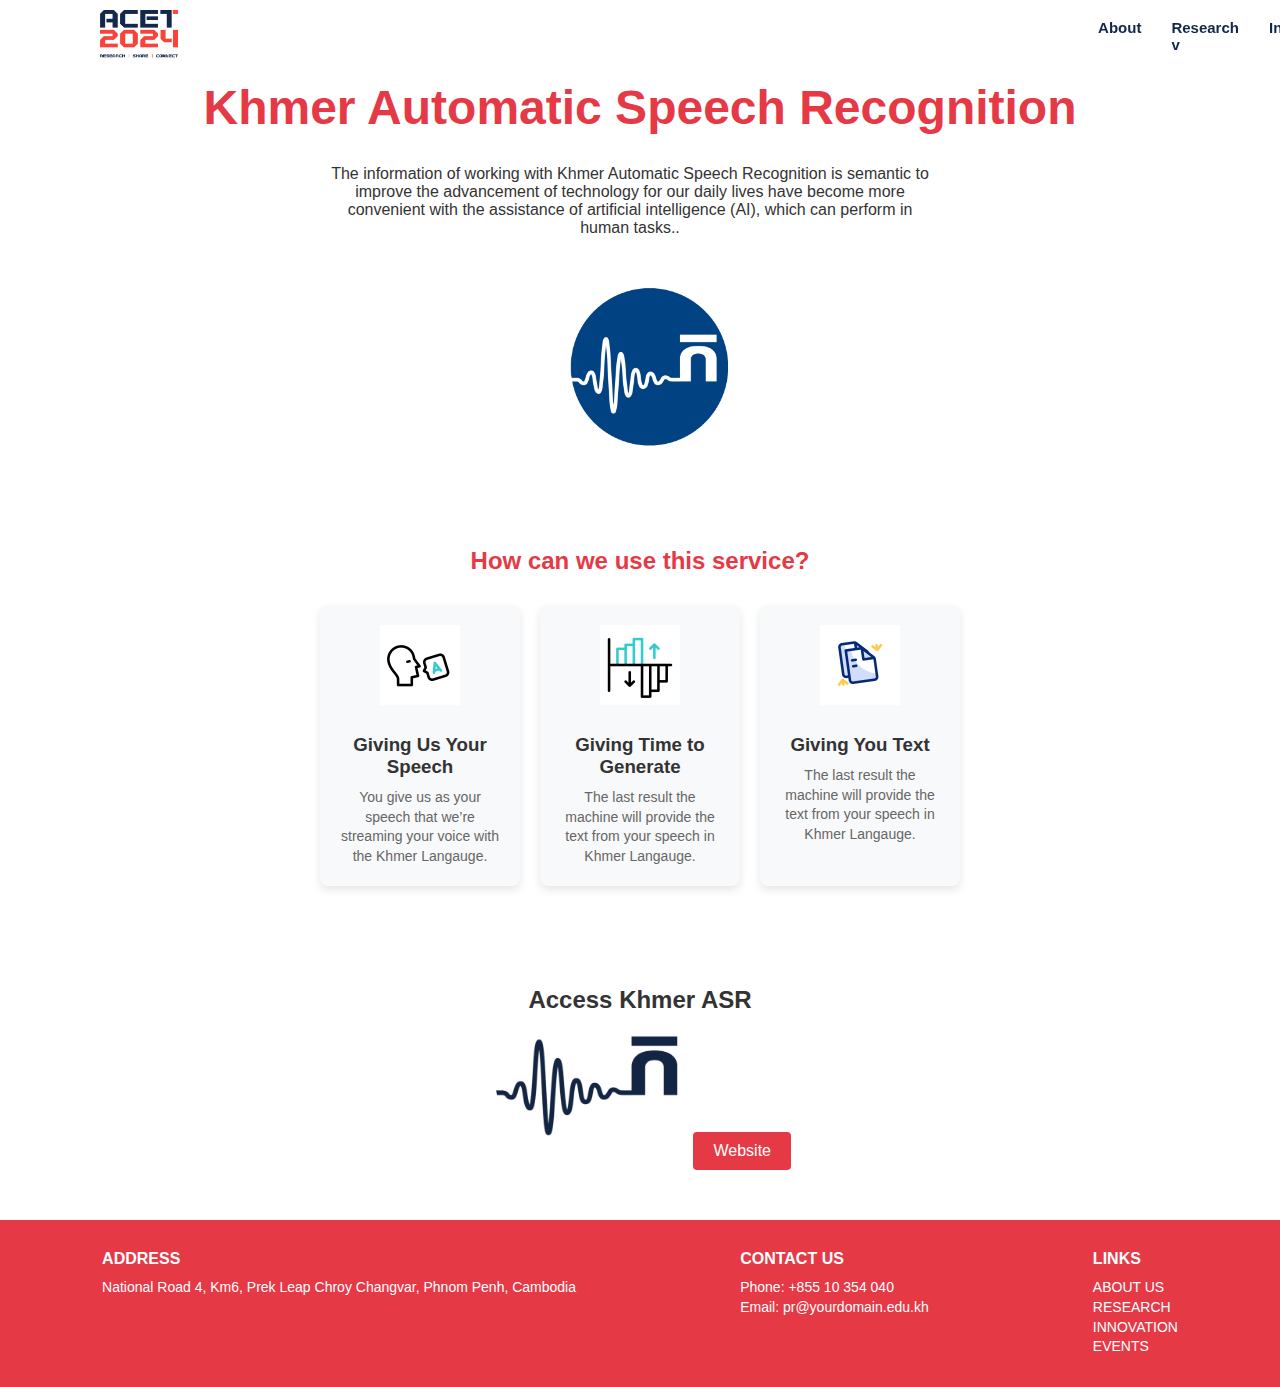
<file: asr.html>
<!DOCTYPE html>
<html lang="en">
<head>
    <meta charset="UTF-8">
    <meta name="viewport" content="width=device-width, initial-scale=1.0">
    <title>Khmer ASR</title>
    <link rel="stylesheet" href="asr.css">
</head>
<body>
    <div class="header">
        <a href="Logo.html">
            <img src="photo/Logo Acet.png" alt="">
        </a>
        <div class="choose">
            <a href="about.html"><b>About</b></a>
            <nav>
                <ul class="menu">
                  <li class="menu-item">
                    <a href="#"><b>Research v</b></a>
                    <ul class="dropdown">
                      <li><a href="robot.html">Sok Robot</a></li>
                      <li><a href="KhFastype.html">Khmer Fastype</a></li>
                      <li><a href="tts.html">KHMER TTS</a></li>
                      <li><a href="asr.html">KHMER ASR</a></li>
                      <li><a href="khEn.html">Khmer Encoding</a></li>
                    </ul>
                  </li>
                </ul>
              </nav>
            <a href="innovation.html"><b>Innovation</b></a>
            <a href="event.html"><b>Events</b></a>
        </div>
    </div>

    <main>
        <section class="intro">
            <h1 class="main-title">Khmer Automatic Speech Recognition</h1>
            <p>The information of working with Khmer Automatic Speech Recognition is semantic to improve the advancement of technology for our daily lives have become more convenient with the assistance of artificial intelligence (AI), which can perform in human tasks..</p>
            <img src="photo/logo-asr1.png" alt="Second Image" class="intro-image">
        </section>

        <section class="steps">
            <h2>How can we use this service?</h2>
            <div class="step-container">
                <div class="step">
                    <img src="photo/Speech.gif" alt="Giving Us Your Speech">
                    <h3>Giving Us Your Speech</h3>
                    <p>You give us as your speech that we’re streaming your voice with the Khmer Langauge.</p>
                </div>
                <div class="step">
                    <img src="photo/Analysis.gif" alt="Giving Time to Generate">
                    <h3>Giving Time to Generate</h3>
                    <p>The last result the machine will provide the text from your speech in Khmer Langauge.</p>
                </div>
                <div class="step">
                    <img src="photo/Texts.gif" alt="Giving You Text">
                    <h3>Giving You Text</h3>
                    <p>The last result the machine will provide the text from your speech in Khmer Langauge.</p>
                </div>
            </div>
        </section>


        <section class="cta">
            <h2>Access Khmer ASR</h2>
            <img src="photo/logo-asr2.png" alt="Access Khmer ASR" class="cta-image">
            <a href="#" class="cta-button">Website</a>
        </section>
    </main>

    <footer>
        <div class="footer-content">
            <div class="address">
                <h3>ADDRESS</h3>
                <p>National Road 4, Km6, Prek Leap Chroy Changvar, Phnom Penh, Cambodia</p>
            </div>
            <div class="contact">
                <h3>CONTACT US</h3>
                <p>Phone: +855 10 354 040</p>
                <p>Email: pr@yourdomain.edu.kh</p>
            </div>
            <div class="links">
                <h3>LINKS</h3>
                <p><a href="#">ABOUT US</a></p>
                <p><a href="#">RESEARCH</a></p>
                <p><a href="#">INNOVATION</a></p>
                <p><a href="#">EVENTS</a></p>
            </div>
        </div>
    </footer>
</body>
</html>
</file>
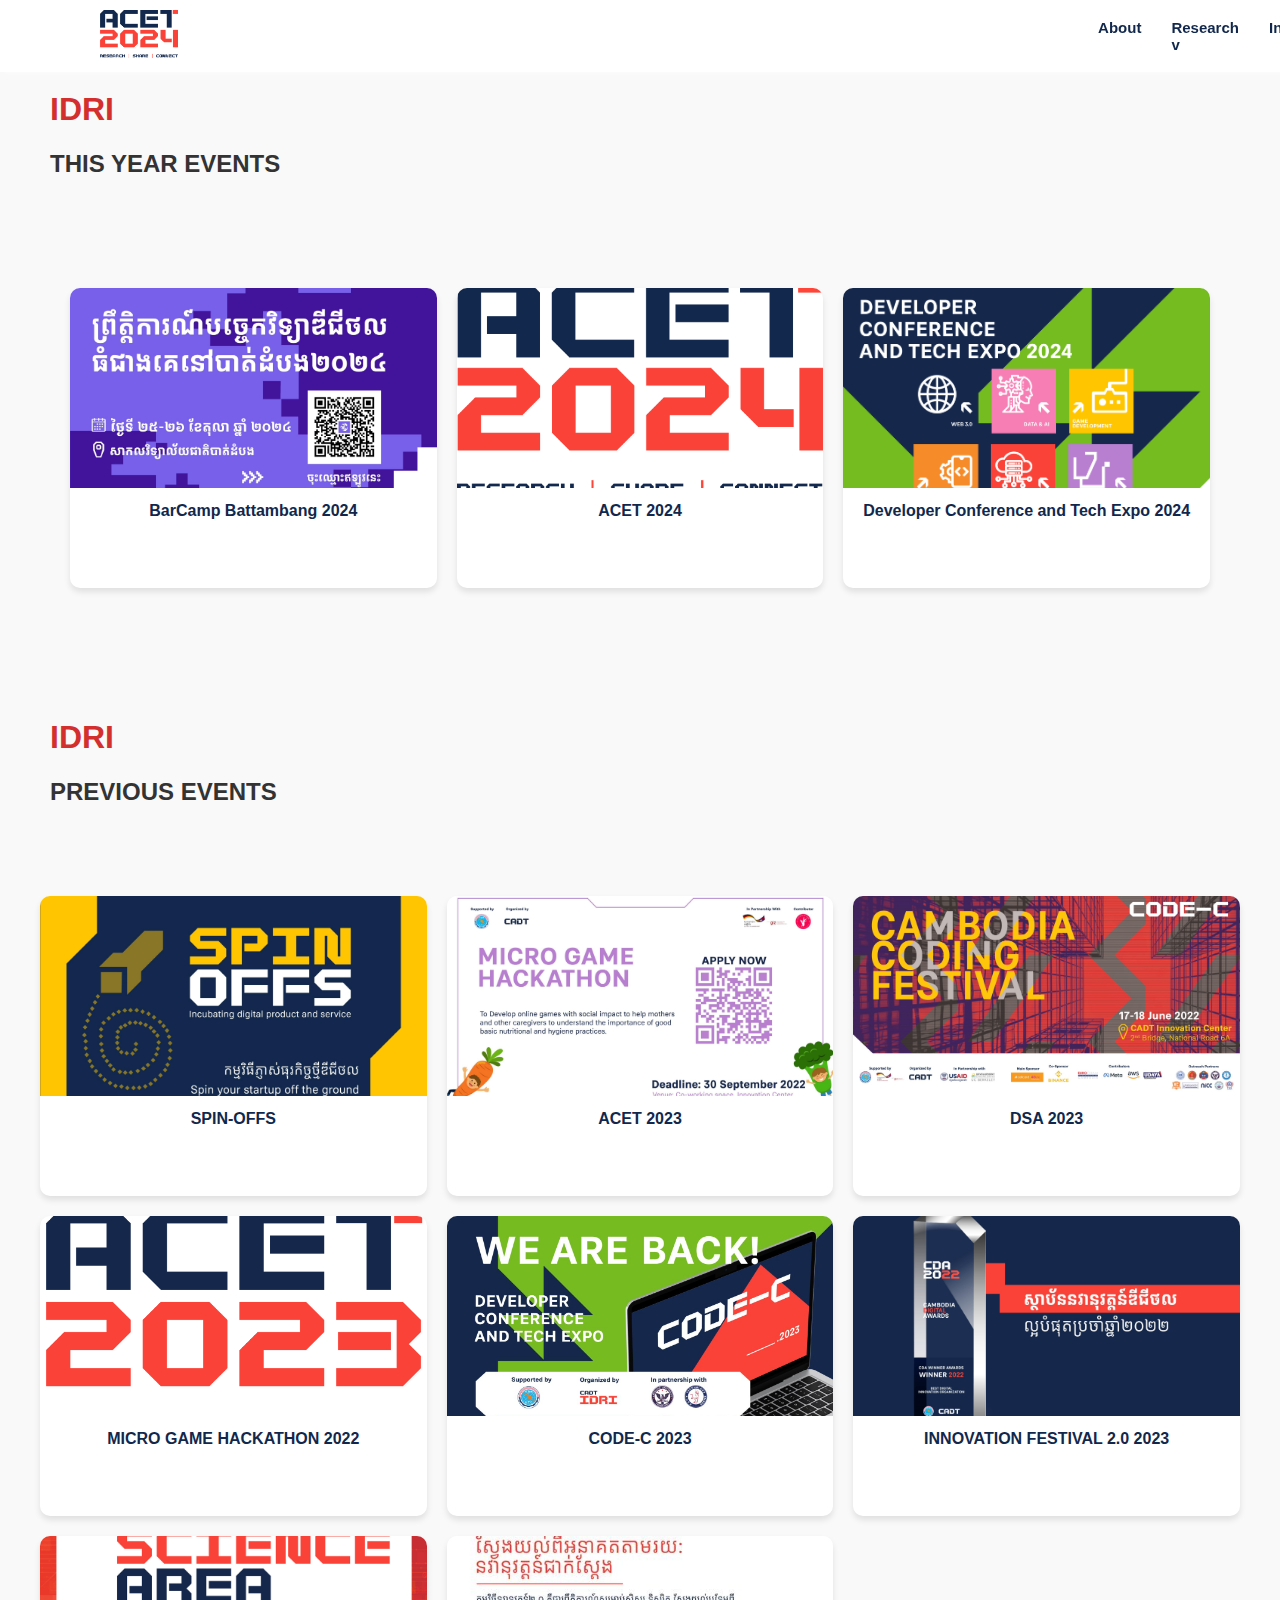
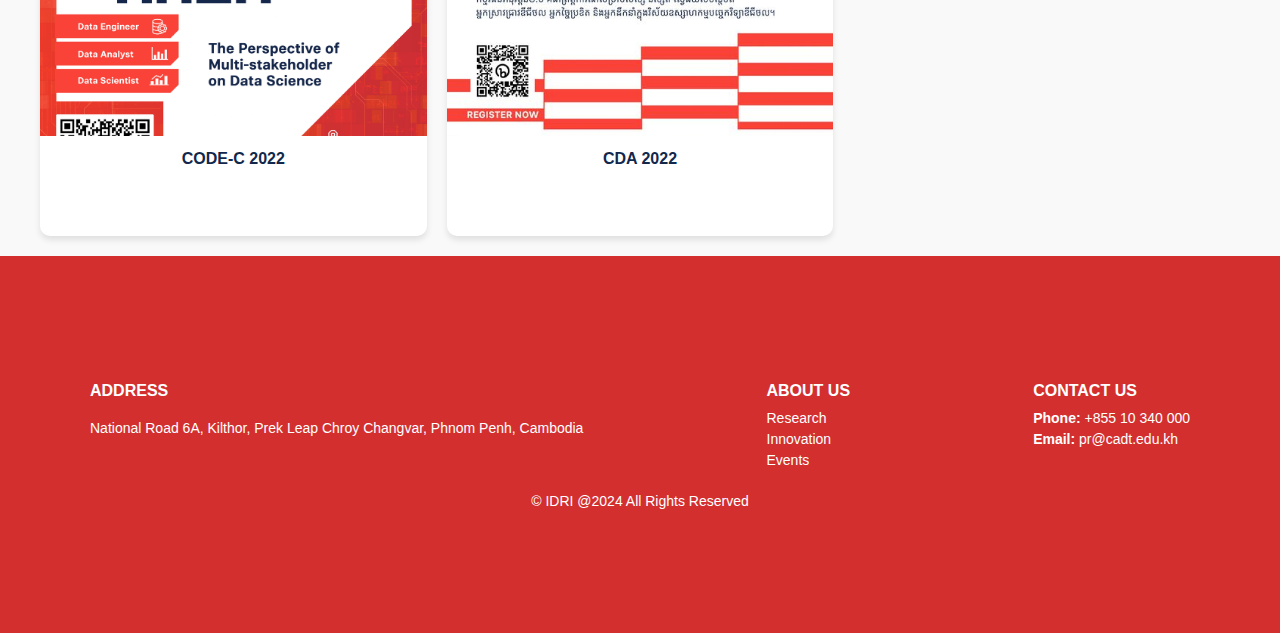
<file: event.html>
<!DOCTYPE html>
<html lang="en">
<head>
  <meta charset="UTF-8">
  <meta name="viewport" content="width=device-width, initial-scale=1.0">
  <title>IDRI Events</title>
  <link rel="stylesheet" href="event.css">
</head>
<body>

  <div class="header">
    <a href="Logo.html">
        <img src="photo/Logo Acet.png" alt="">
    </a>
    <div class="choose">
        <a href="about.html"><b>About</b></a>
        <nav>
            <ul class="menu">
              <li class="menu-item">
                <a href="#"><b>Research v</b></a>
                <ul class="dropdown">
                  <li><a href="robot.html">Sok Robot</a></li>
                  <li><a href="KhFastype.html">Khmer Fastype</a></li>
                  <li><a href="tts.html">KHMER TTS</a></li>
                  <li><a href="asr.html">KHMER ASR</a></li>
                  <li><a href="khEn.html">Khmer Encoding</a></li>
                </ul>
              </li>
            </ul>
          </nav>
        <a href="innovation.html"><b>Innovation</b></a>
        <a href="event.html"><b>Events</b></a>
    </div>
</div>

    <div class="container">
      <h1><span class ="red-text">IDRI</span></h1>
      <h2>THIS YEAR EVENTS</h2>
    </div>

  
  <section class="this-year-events">
    <div class="container">
      <div class="card-container">
        <div class="card">
          <img src="photo/PI1.jpg" alt="BarCamp Battambang 2024">
          <h3>BarCamp Battambang 2024</h3>
        </div>
        <div class="card">
          <img src="photo/PI2.png" alt="ACET 2024">
          <h3>ACET 2024</h3>
        </div>
        <div class="card">
          <img src="photo/PI3.png" alt="CODE-C 2024">
          <h3>Developer Conference and Tech Expo 2024</h3>
        </div>
      </div>
    </div>
  </section>


  
  <div class="container">
    <h1><span class ="red-text">IDRI</span></h1>
    <h2>PREVIOUS EVENTS</h2>
  </div>
      <div class="card-container">
        <div class="card">
          <img src="photo/PI4.jpg" alt="Spin-Offs">
          <h3>SPIN-OFFS</h3>
        </div>
        <div class="card">
          <img src="photo/PI5.jpg" alt="ACET 2023">
          <h3>ACET 2023</h3>
        </div>
        <div class="card">
          <img src="photo/PI6.jpg" alt="Science Area">
          <h3>DSA 2023</h3>
        </div>
        <div class="card">
          <img src="photo/PI7.png" alt="Micro Game Hackathon 2022">
          <h3>MICRO GAME HACKATHON 2022</h3>
        </div>
        <div class="card">
          <img src="photo/PI8.jpg" alt="CODE-C 2023">
          <h3>CODE-C 2023</h3>
        </div>
        <div class="card">
          <img src="photo/PI9.jpg" alt="Innovation Festival">
          <h3>INNOVATION FESTIVAL 2.0 2023</h3>
        </div>
        <div class="card">
          <img src="photo/PI10.jpg" alt="CODE-C 2022">
          <h3>CODE-C 2022</h3>
        </div>
        <div class="card">
          <img src="photo/PI11.jpg" alt="CDA 2022">
          <h3>CDA 2022</h3>
        </div>
      </div>
    </div>
  </section>
  <footer class="footer">
    <div class="container">
      <div class="footer-content">
        <div class="address">
          <h3>ADDRESS</h3>
          <p>National Road 6A, Kilthor, Prek Leap Chroy Changvar, Phnom Penh, Cambodia</p>
        </div>
        <div class="links">
          <h3>ABOUT US</h3>
          <ul>
            <li>Research</li>
            <li>Innovation</li>
            <li>Events</li>
          </ul>
        </div>
        <div class="contact">
          <h3>CONTACT US</h3>
         <ul>
          <li ><b>Phone:</b> +855 10 340 000</li>
            <li><b>Email:</b> pr@cadt.edu.kh</li>
         </ul>
        </div>
      </div>
      <div class="copy">
        <p>&copy; IDRI @2024 All Rights Reserved</p>
      </div>
    </div>
  </footer>

</body>
</html>
</file>
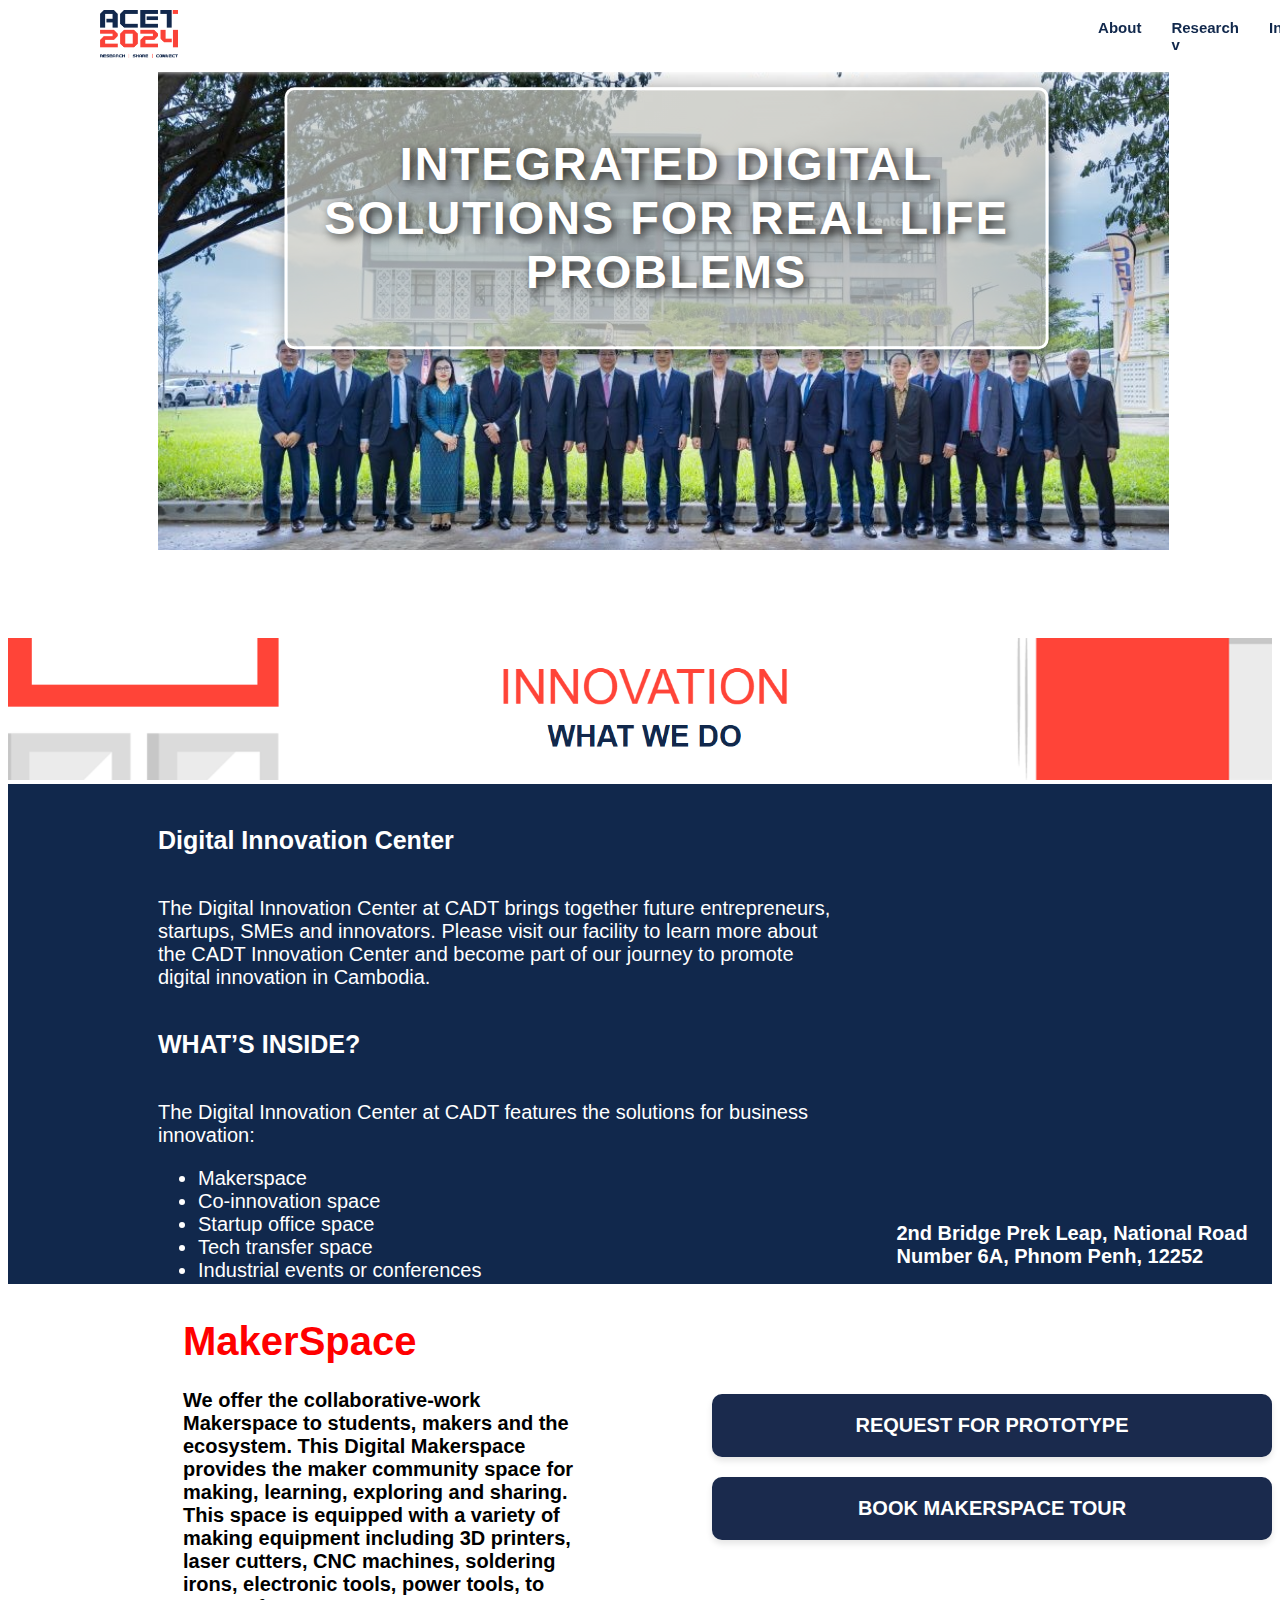
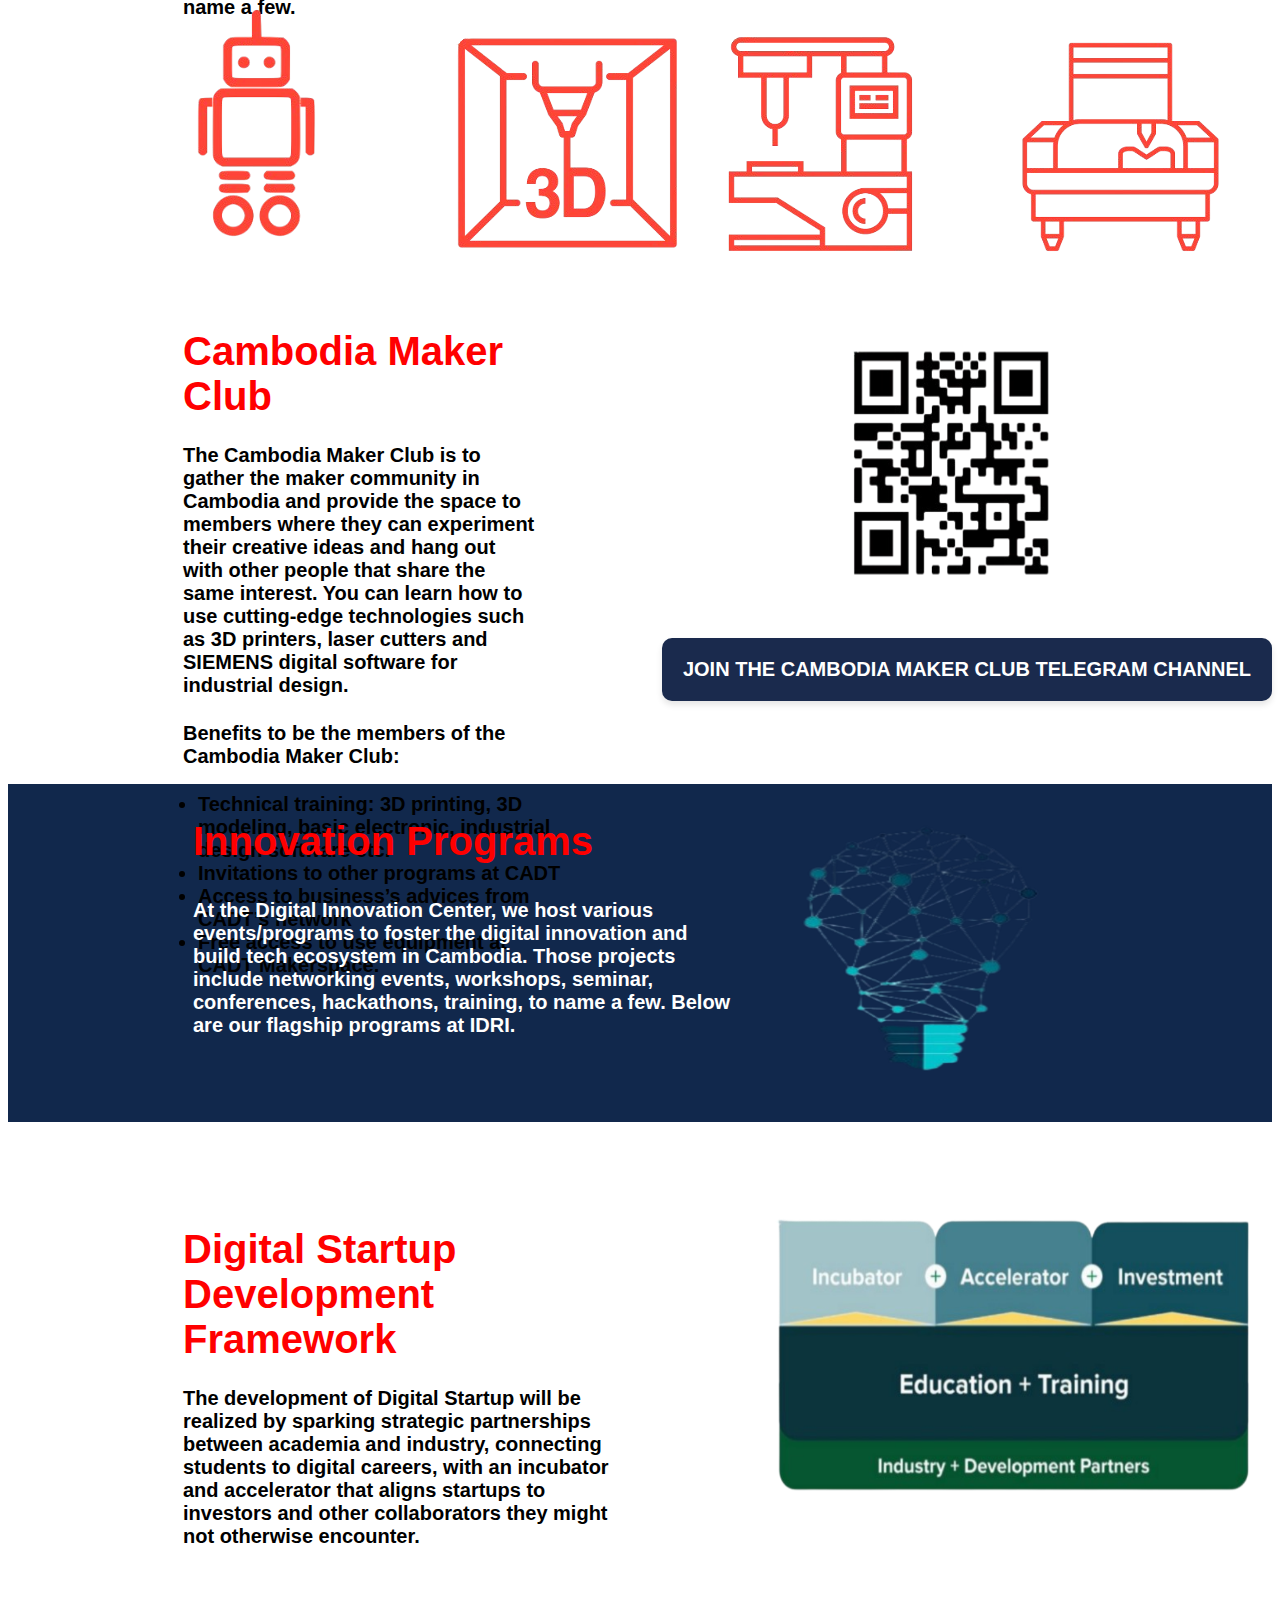
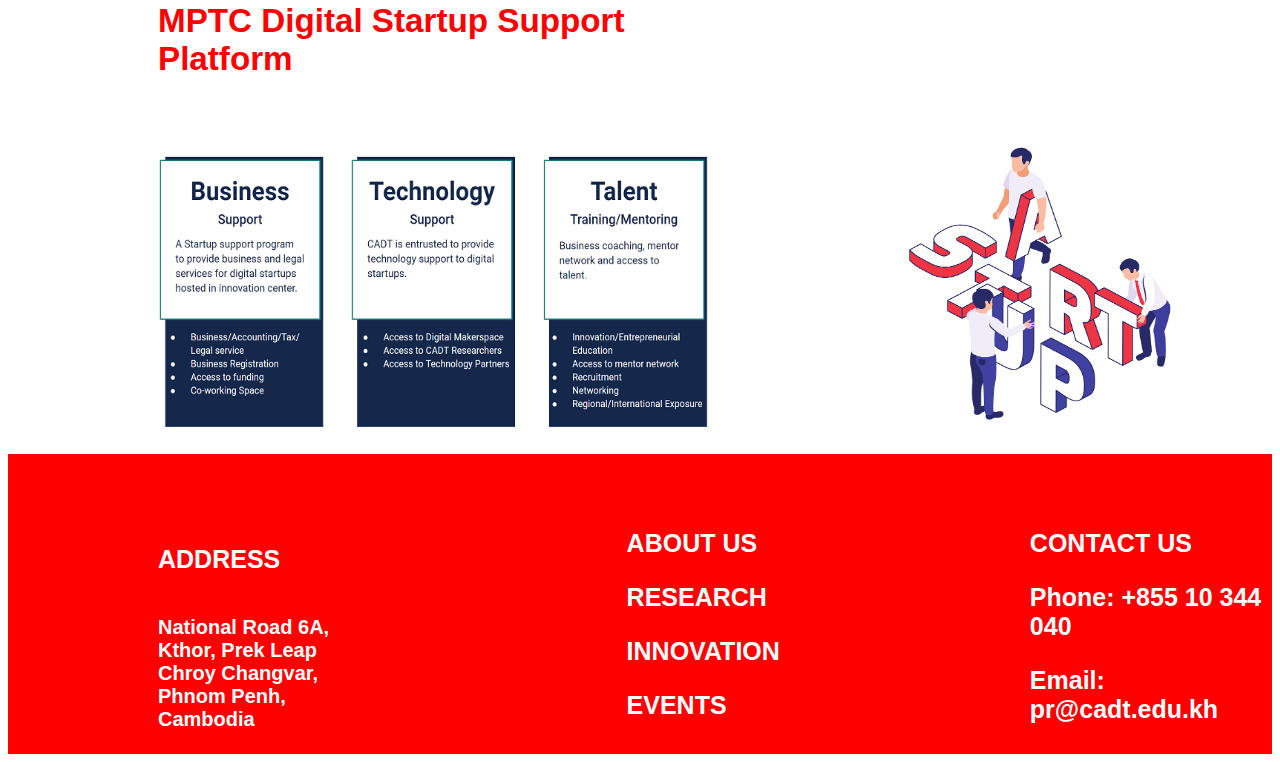
<file: innovation.html>
<!DOCTYPE html>
<html lang="en">
<head>
    <meta charset="UTF-8">
    <meta name="viewport" content="width=device-width, initial-scale=1.0">
    <title>Innovation</title>
    <link rel="stylesheet" href="innovation.css">
</head>
<body>
    <div class="header">
        <a href="Logo.html">
            <img src="photo/Logo Acet.png" alt="">
        </a>
        <div class="choose">
            <a href="about.html"><b>About</b></a>
            <nav>
                <ul class="menu">
                  <li class="menu-item">
                    <a href="#"><b>Research v</b></a>
                    <ul class="dropdown">
                      <li><a href="robot.html">Sok Robot</a></li>
                      <li><a href="KhFastype.html">Khmer Fastype</a></li>
                      <li><a href="tts.html">KHMER TTS</a></li>
                      <li><a href="asr.html">KHMER ASR</a></li>
                      <li><a href="khEn.html">Khmer Encoding</a></li>
                    </ul>
                  </li>
                </ul>
              </nav>
            <a href="innovation.html"><b>Innovation</b></a>
            <a href="event.html"><b>Events</b></a>
        </div>
    </div> 

    <hr>

    <div class="backgroundContainer">
        <div class="bg-img">
            <img src="photo/1-3-980x653.jpg">
        </div>
        <div class="bg-textOverlay">
            <h3>INTEGRATED DIGITAL SOLUTIONS FOR REAL LIFE PROBLEMS</h3>
        </div>
    </div>

    <div class="firstContent">
        <div class="first-img">
            <img src="photo/ino.png">
        </div>
    </div>

    <div class="secondContent">
        <div class="secondText-overlay">
            <h5>Digital Innovation Center</h5>
            <p>The Digital Innovation Center at CADT brings together future entrepreneurs, startups, SMEs and innovators. Please visit our facility to learn more about the CADT Innovation Center and become part of our journey to promote digital innovation in Cambodia.</p>
            <h5>WHAT’S INSIDE?</h5>
            <p>The Digital Innovation Center at CADT features the solutions for business innovation:</p>
            <ul>
                    <li>Makerspace</li>
                    <li>Co-innovation space</li>
                    <li>Startup office space</li>
                    <li>Tech transfer space</li>
                    <li>Industrial events or conferences</li>
            </ul>
        </div>
        <div class="map-container">
            <!-- Google Map Embed Code -->
            <iframe 
                src="https://www.google.com/maps/embed?pb=!1m18!1m12!1m3!1d15600.779161684105!2d104.88733012558595!3d11.580514991638866!2m3!1f0!2f0!3f0!3m2!1i1024!2i768!4f13.1!3m3!1m2!1s0x310951b3123910db%3A0x5b676cf7b9dd5004!2sCambodia%20Academy%20of%20Digital%20Technology%20(CADT)!5e0!3m2!1sen!2skh!4v1698955521927!5m2!1sen!2skh" 
                allowfullscreen="" 
                loading="lazy">
            </iframe>
            <p>2nd Bridge Prek Leap, National Road Number 6A, Phnom Penh, 12252</p>
        </div>
    </div>

    <div class="thirdContent">
        <div class="thirdText-overlay">
            <h5>MakerSpace</h5>
            <p>We offer the collaborative-work Makerspace to students, makers and the ecosystem. This Digital Makerspace provides the maker community space for making, learning, exploring and sharing. This space is equipped with a variety of making equipment including 3D printers, laser cutters, CNC machines, soldering irons, electronic tools, power tools, to name a few.</p>
        </div>
        <div class="sign">
            <div class="sign-container">REQUEST FOR PROTOTYPE</div>
            <div class="sign-container">BOOK MAKERSPACE TOUR</div>
        </div>
    </div>

    <div class="icon-sign">
        <div class="icon">
            <img src="photo/icon1.png">
        </div>
        <div class="icon">
            <img src="photo/icon2.png">
        </div>
        <div class="icon">
            <img src="photo/icon3.png">
        </div>
        <div class="icon">
            <img src="photo/icon4.png">
        </div>
    </div>

    <div class="fourthContent">
        <div class="fourthText-overlay">
            <h5>Cambodia Maker Club</h5>
            <p>The Cambodia Maker Club is to gather the maker community in Cambodia and provide the space to members where they can experiment their creative ideas and hang out with other people that share the same interest. You can learn how to use cutting-edge technologies such as 3D printers, laser cutters and SIEMENS digital software for industrial design.</p>
            <p>Benefits to be the members of the Cambodia Maker Club:</p>    
            <ul>
                <li>Technical training: 3D printing, 3D modeling, basic electronic, industrial design software etc.</li>
                <li>Invitations to other programs at CADT</li>
                <li>Access to business’s advices from CADT’s network</li>
                <li>Free access to use equipment at CADT Makerspace.</li>
            </ul>
        </div>
        <div class="qr-container">
            <img src="photo/qr.png">
            <div class="qrLabel">JOIN THE CAMBODIA MAKER CLUB TELEGRAM CHANNEL</div>
        </div>
    </div>

    <div class="fifthContent">
        <div class="fifthText-overlay">
            <h5>Innovation Programs</h5>
            <p>At the Digital Innovation Center, we host various events/programs to foster the digital innovation and build tech ecosystem in Cambodia. Those projects include networking events, workshops, seminar, conferences, hackathons, training, to name a few. Below are our flagship programs at IDRI.</p>
        </div>
        <div class="fifthimg">
            <img src="photo/fifthimg.png">
        </div>
    </div>

    <div class="sixthContent">
        <div class="sixthText-overlay">
            <h5>Digital Startup Development Framework</h5>
            <p>The development of Digital Startup will be realized by sparking strategic partnerships between academia and industry, connecting students to digital careers, with an incubator and accelerator that aligns startups to investors and other collaborators they might not otherwise encounter.</p>
        </div>
        <div class="sixthimg">
            <img src="photo/sixth.png">
        </div>
    </div>

    <div class="seventhContentHeader">
        <h5>MPTC Digital Startup Support Platform</h5>
    </div>
    <div class="seventhContent">
        <img src="photo/startup-program-1.png">
        <img src="photo/startup.png">
    </div>

    <div class="footerContainer">
        <div class="infoF1">
            <h5>ADDRESS</h5>
            <p>National Road 6A, Kthor, Prek Leap Chroy ​Changvar, Phnom Penh, Cambodia</p>
        </div>
        <div class="info">
            <p>ABOUT US</p>
            <p>RESEARCH</p>
            <p>INNOVATION</p>
            <p>EVENTS</p>
        </div>
        <div class="info">
            <p>CONTACT US</p>
            <p>Phone: +855 10 344 040</p>
            <p>Email: pr@cadt.edu.kh</p>
        </div>
</body>
</html>
</file>
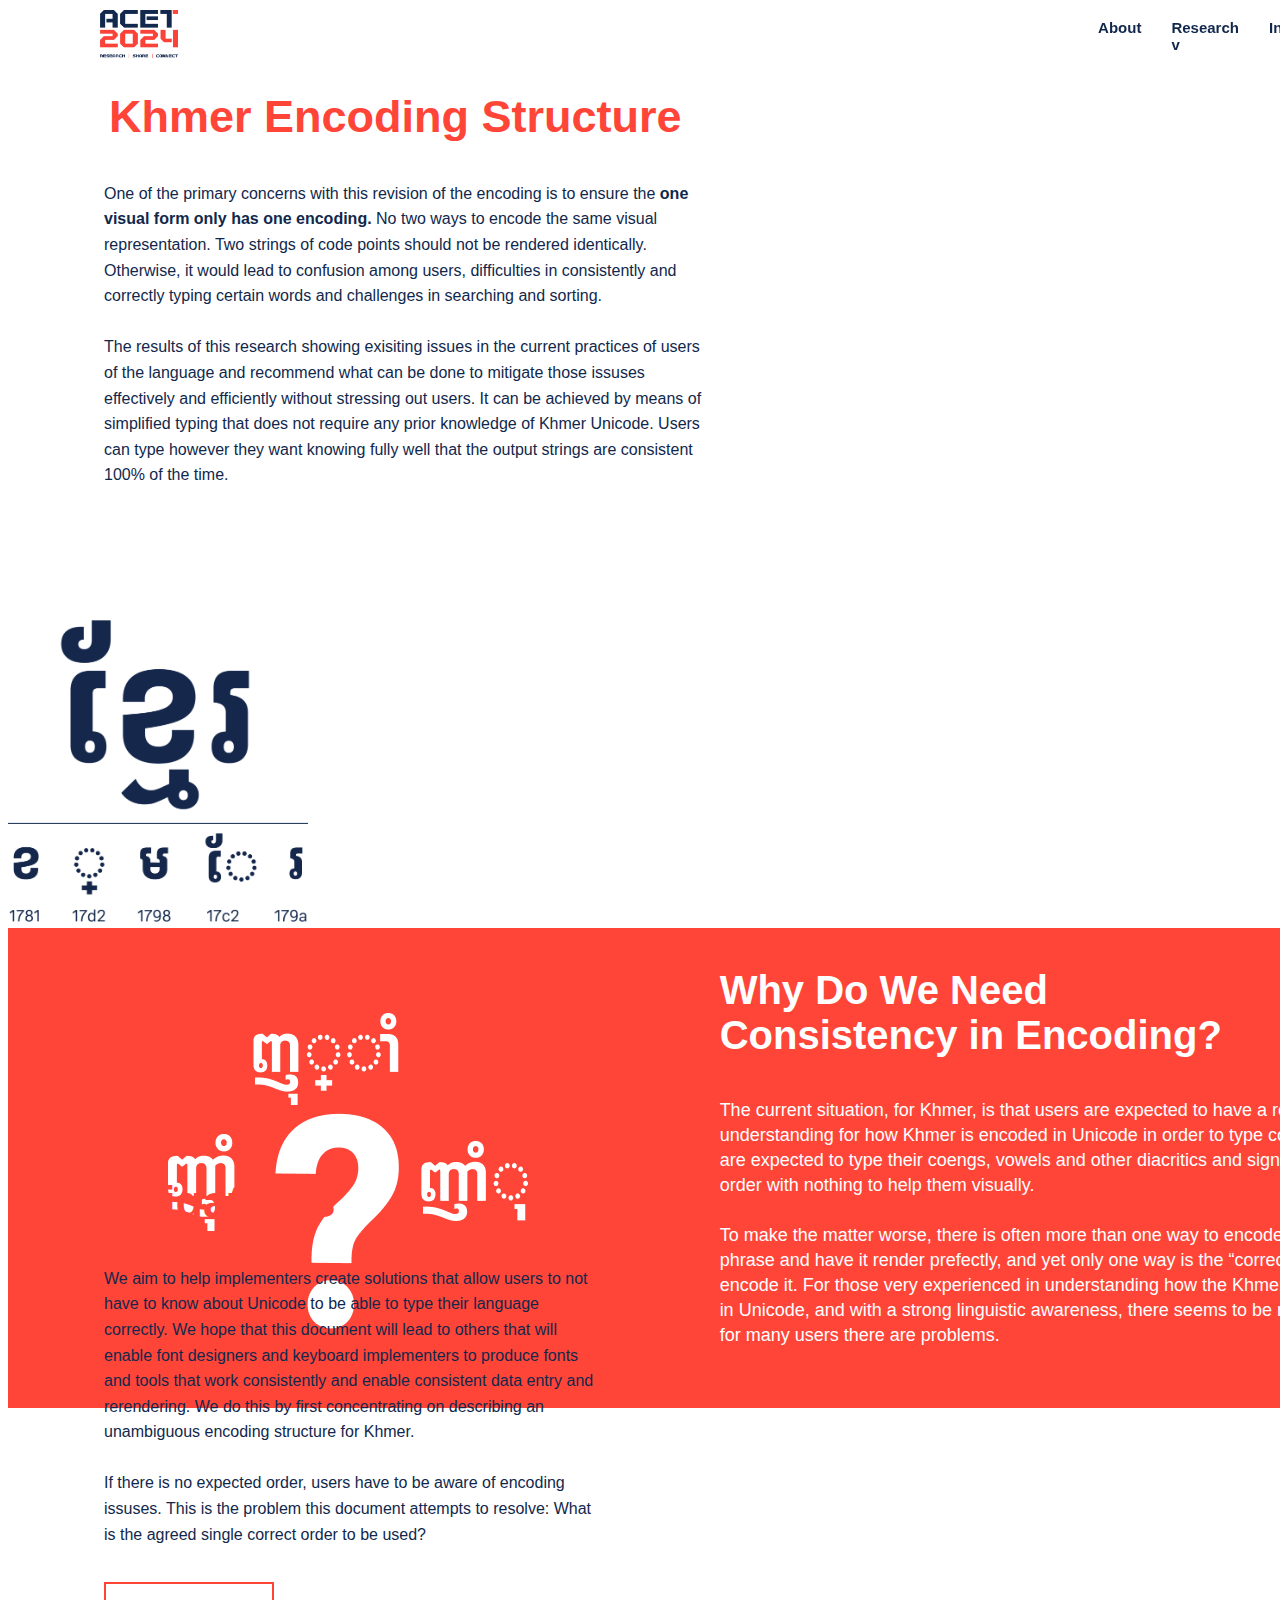
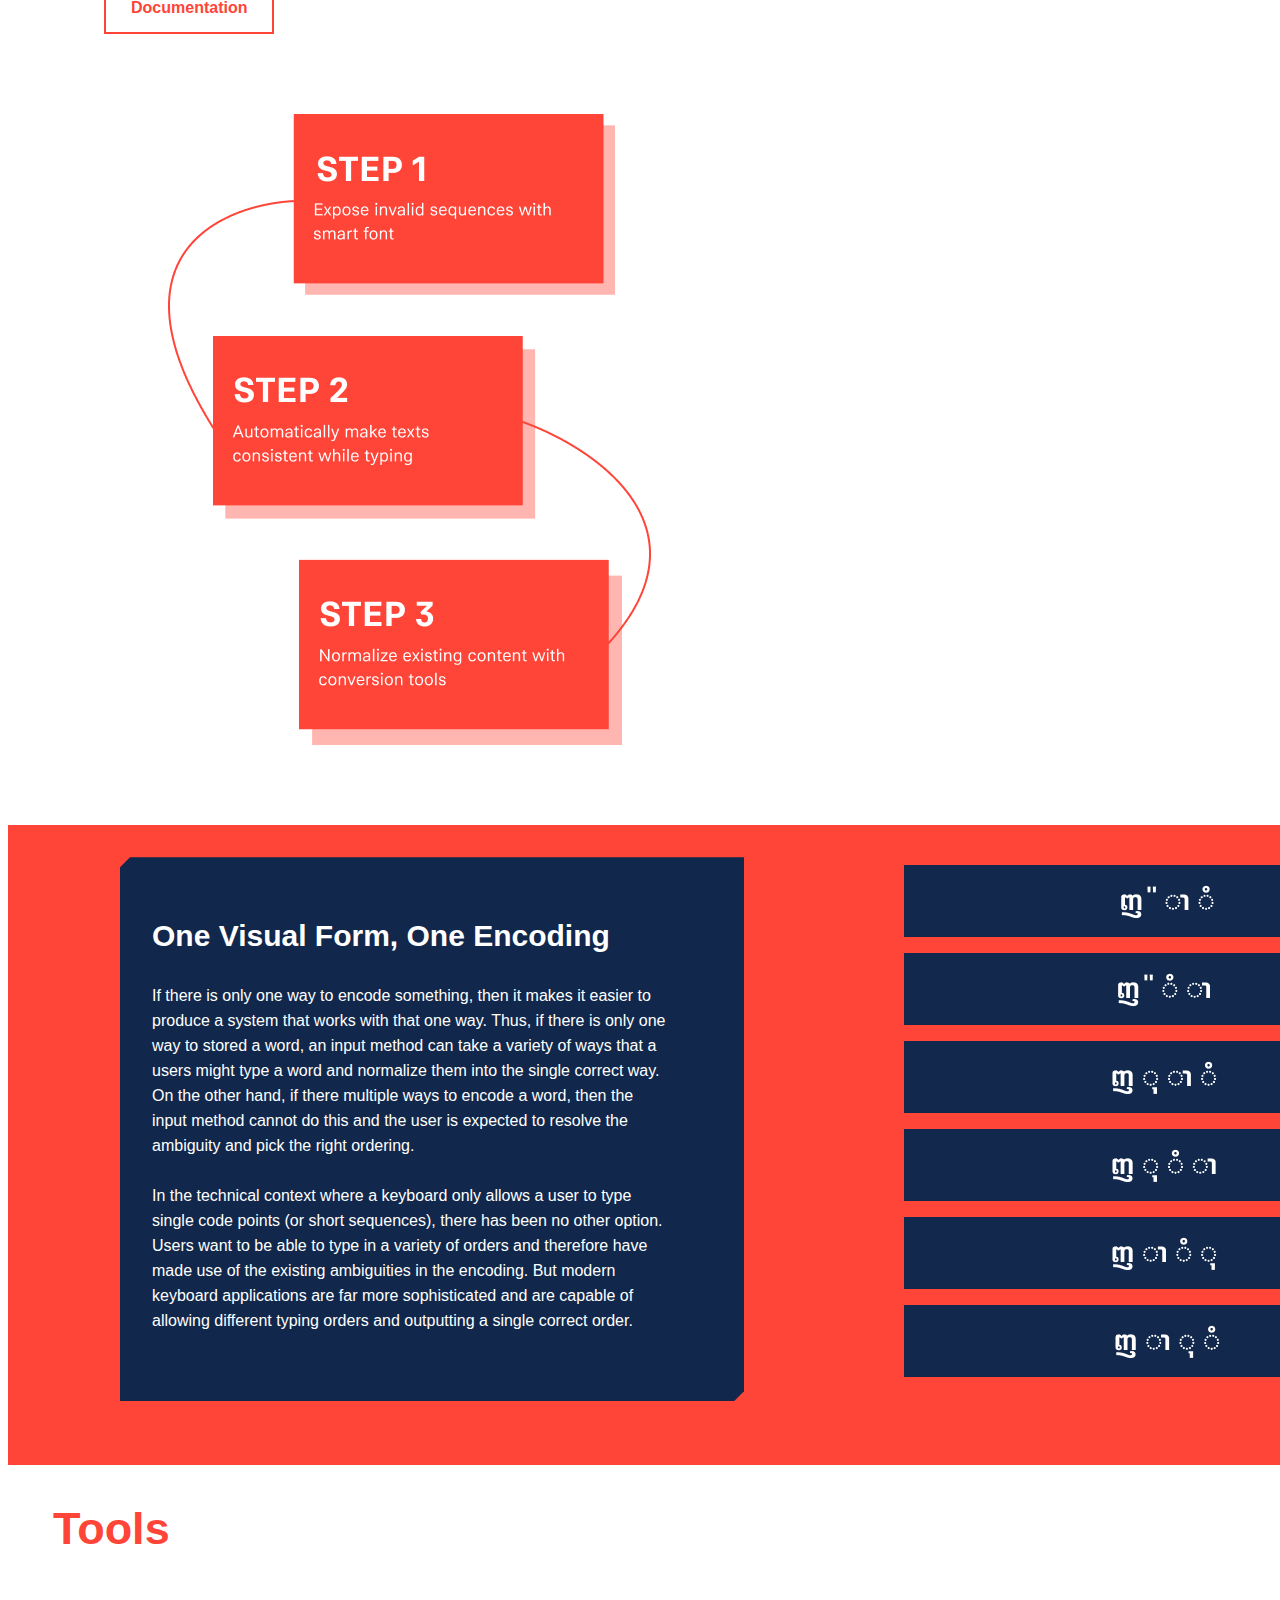
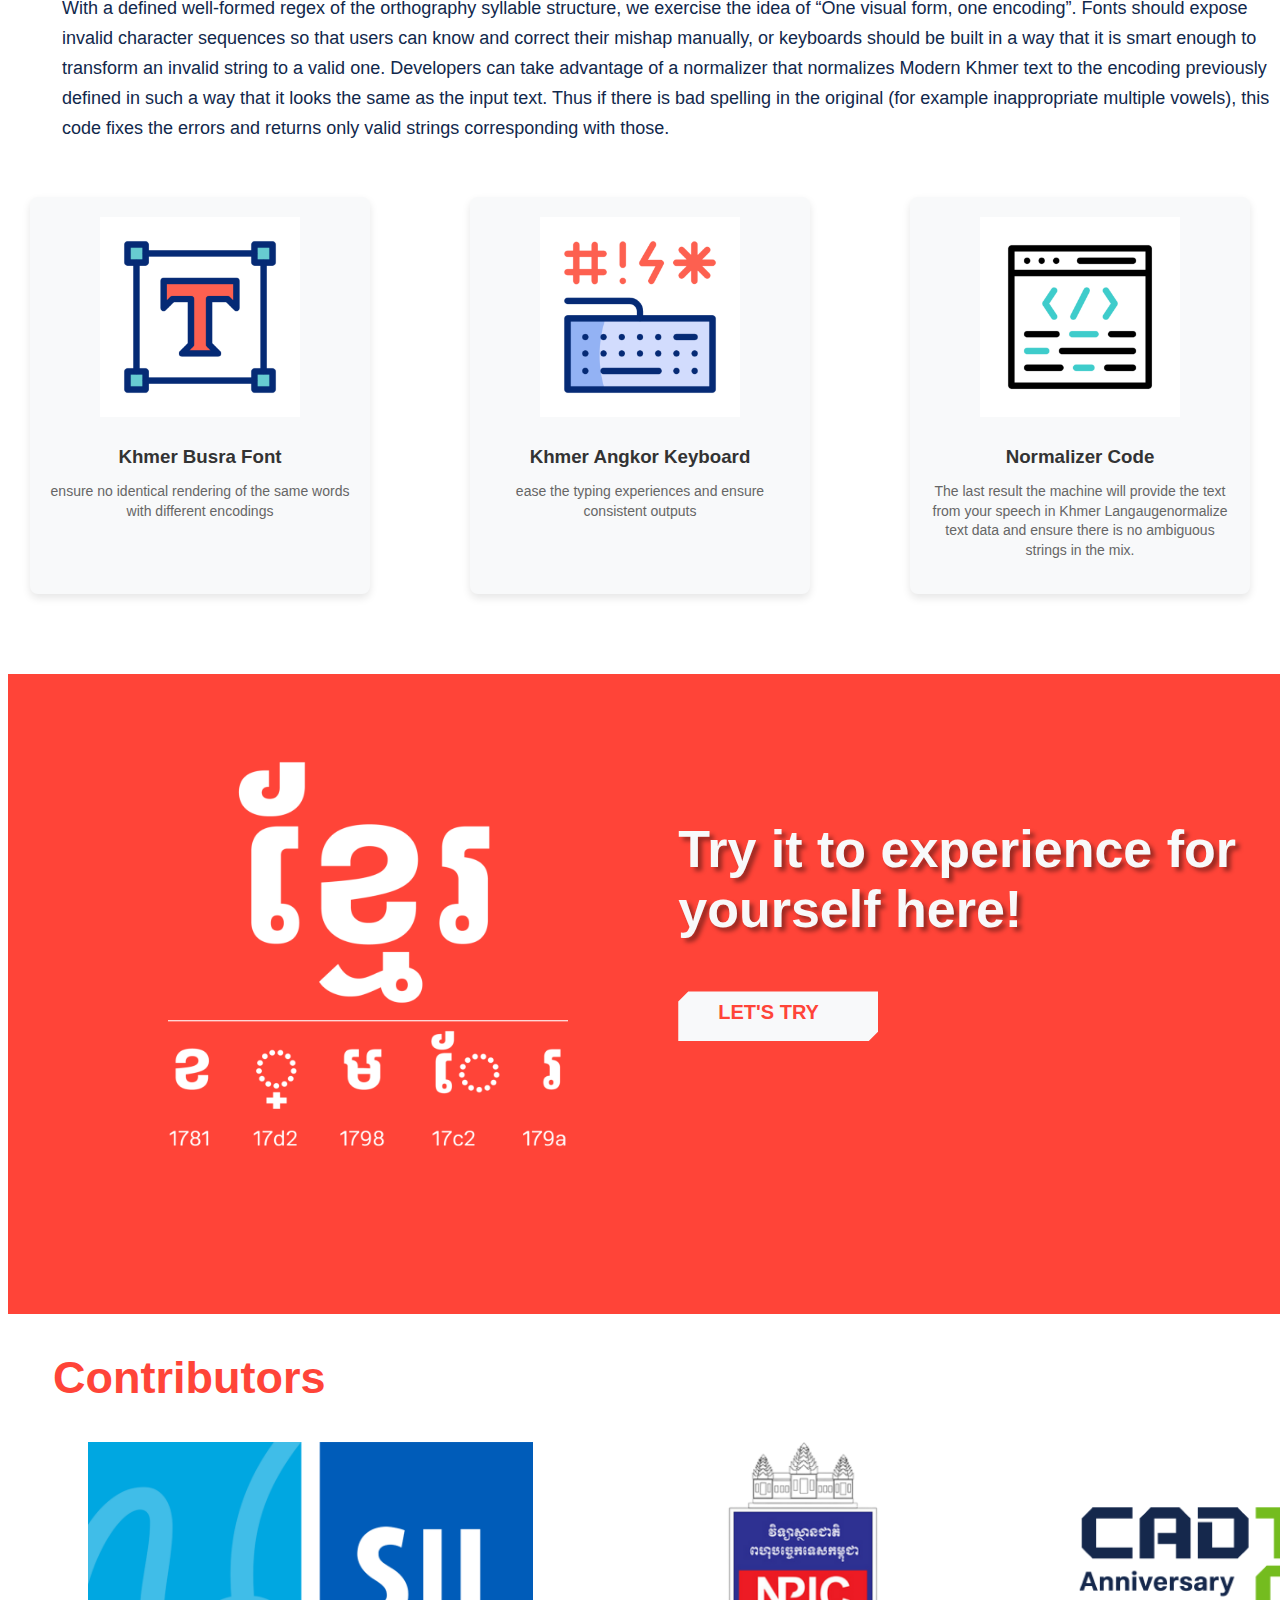
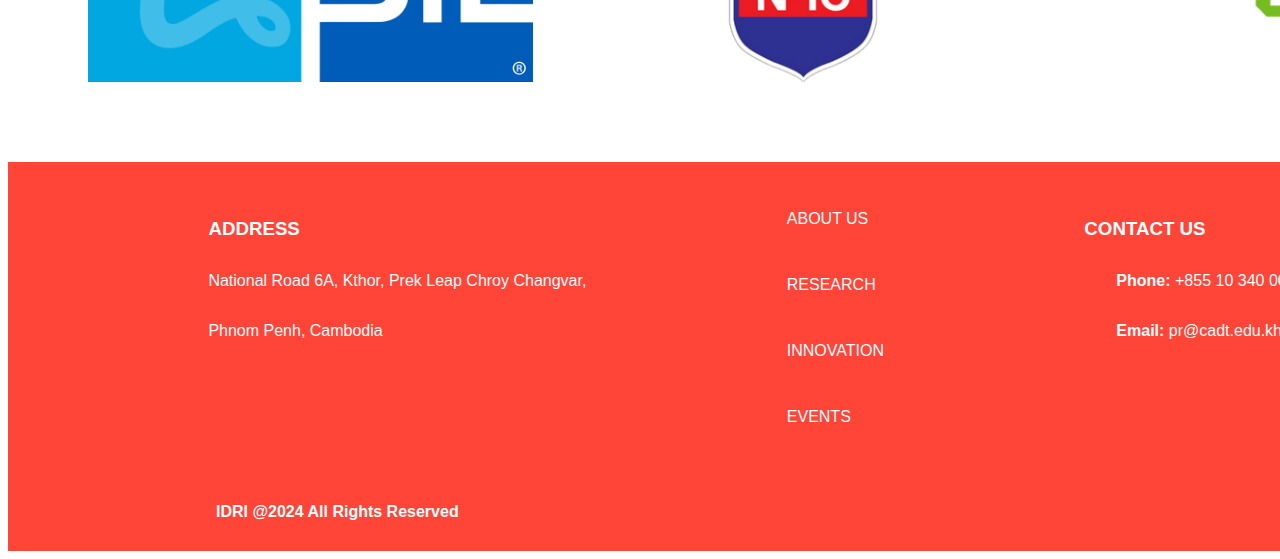
<file: khEn.html>
<!DOCTYPE html>
<html lang="en">
<head>
    <meta charset="UTF-8">
    <meta name="viewport" content="width=device-width, initial-scale=1.0">
    <title>ACET-Institute of Digital Research</title>
    <link rel="stylesheet" href="khEn.css">
</head>
<body> 
    <!--header-->
    <div class="header">
        <a href="Logo.html">
            <img src="photo/Logo Acet.png" alt="">
        </a>
        <div class="choose">
            <a href="about.html"><b>About</b></a>
            <nav>
                <ul class="menu">
                  <li class="menu-item">
                    <a href="#"><b>Research v</b></a>
                    <ul class="dropdown">
                      <li><a href="robot.html">Sok Robot</a></li>
                      <li><a href="KhFastype.html">Khmer Fastype</a></li>
                      <li><a href="tts.html">KHMER TTS</a></li>
                      <li><a href="asr.html">KHMER ASR</a></li>
                      <li><a href="khEn.html">Khmer Encoding</a></li>
                    </ul>
                  </li>
                </ul>
              </nav>
            <a href="innovation.html"><b>Innovation</b></a>
            <a href="event.html"><b>Events</b></a>
        </div>
    </div>
    <div class="Great">
        <div class="content">
          <div class="text">
            <p id="great">Khmer Encoding Structure</p>
            <p>One of the primary concerns with this revision of the encoding is to ensure the <b>one <br>
                visual form only has one encoding.</b> No two ways to encode the same visual <br>
                representation. Two strings of code points should not be rendered identically. <br>
                Otherwise, it would lead to confusion among users, difficulties in consistently and <br>
                correctly typing certain words and challenges in searching and sorting.
                <br>
                <br>
                The results of this research showing exisiting issues in the current practices of users <br>
                of the language and recommend what can be done to mitigate those issuses <br>
                effectively and efficiently without stressing out users. It can be achieved by means of <br>
                simplified typing that does not require any prior knowledge of Khmer Unicode. Users <br>
                can type however they want knowing fully well that the output strings are consistent <br>
                100% of the time.
            </p>
            
          </div>
          <img src="photo/KES-logo-navy.png" alt="" class="digital">
        </div>
    </div>

    <div class="Nham">
        <div class="content">
        <img src="photo/KSE-Logo-White.png" alt="" class="nham">
          <div class="N_1">
            <p id="N_2">Why Do We Need <br>Consistency in Encoding?</p>
            <p id="N_3">The current situation, for Khmer, is that users are expected to have a relatively deep <br>
                understanding for how Khmer is encoded in Unicode in order to type correctly. They <br>
                are expected to type their coengs, vowels and other diacritics and signs in the right <br>
                order with nothing to help them visually.              
                <br>
                <br>
                To make the matter worse, there is often more than one way to encode a Khmer <br>
                phrase and have it render prefectly, and yet only one way is the “correct” way to <br>
                encode it. For those very experienced in understanding how the Khmer script is stored <br>
                in Unicode, and with a strong linguistic awareness, there seems to be no problem. But <br>
                for many users there are problems.
            </p>
          </div> 
        </div>
    </div>

    <div class="Step">
        <div class="content">
          <div class="text_1">
            <p id="miti">Mitigations</p>
            <p id="step_1">We aim to help implementers create solutions that allow users to not <br>
                have to know about Unicode to be able to type their language  <br>
                correctly. We hope that this document will lead to others that will <br>
                enable font designers and keyboard implementers to produce fonts <br>
                and tools that work consistently and enable consistent data entry and <br>
                rerendering. We do this by first concentrating on describing an <br>
                unambiguous encoding structure for Khmer.
                <br>
                <br>
                If there is no expected order, users have to be aware of encoding <br>
                issuses. This is the problem this document attempts to resolve: What <br>
                is the agreed single correct order to be used?
            </p>
            <button class="cta-button">Documentation</button>
          </div>
          <img src="photo/Mitigation-Steps.png" alt="" class="step_3">
        </div>
    </div>

    <div class="ONE">
        <div class="content">        
          <div class="one">
            <p id="OVF"><b>One Visual Form, One Encoding</b></p>
            <p id="N_4">If there is only one way to encode something, then it makes it easier to <br>
                produce a system that works with that one way. Thus, if there is only one <br>
                way to stored a word, an input method can take a variety of ways that a <br>
                users might type a word and normalize them into the single correct way. <br>
                On the other hand, if there multiple ways to encode a word, then the <br>
                input method cannot do this and the user is expected to resolve the <br>
                ambiguity and pick the right ordering.             
                <br>
                <br>
                In the technical context where a keyboard only allows a user to type <br>
                single code points (or short sequences), there has been no other option. <br>
                Users want to be able to type in a variety of orders and therefore have <br>
                made use of the existing ambiguities in the encoding. But modern <br>
                keyboard applications are far more sophisticated and are capable of <br>
                allowing different typing orders and outputting a single correct order.
            </p>
          </div>
          <div class="nham_6">
            <img src="photo/nham-1.png" alt="">
            <img src="photo/Nham-2.png" alt="">
            <img src="photo/Nham-3-1.png" alt="">
            <img src="photo/Nham-4-2.png" alt="">
            <img src="photo/Nham-5.png" alt="">
            <img src="photo/Nham-6-1.png" alt="">
           </div> 
        </div>
    </div>

    <div class="tools">
        <div class="content">
            <div class="tool">
              <p id="tool_1">Tools</p>
              <p id="tool_2">With a defined well-formed regex of the orthography syllable structure, we exercise the idea of “One visual form, one encoding”. Fonts should expose invalid character sequences so that users can know and correct their mishap manually, or keyboards should be built in a way that it is smart enough to transform an invalid string to a valid one. Developers can take advantage of a normalizer that normalizes Modern Khmer text to the encoding previously defined in such a way that it looks the same as the input text. Thus if there is bad spelling in the original (for example inappropriate multiple vowels), this code fixes the errors and returns only valid strings corresponding with those.
              </p>
              <div class="step-container">
                <div class="step">
                    <img src="photo/resize.gif" alt="Giving Us Your Speech">
                    <h3>Khmer Busra Font</h3>
                    <p>ensure no identical rendering of the same words with different encodings</p>
                </div>

                <div class="step">
                    <img src="photo/cyber-bullying.gif" alt="Giving Time to Generate">
                    <h3>Khmer Angkor Keyboard</h3>
                    <p>ease the typing experiences and ensure consistent outputs</p>
                </div>

                <div class="step">
                    <img src="photo/coding.gif" alt="Giving You Text">
                    <h3>Normalizer Code</h3>
                    <p>The last result the machine will provide the text from your speech in Khmer Langaugenormalize text data and ensure there is no ambiguous strings in the mix.</p>
                </div>
            </div>
          </div>
    </div>

    <div class="Try">
        <div class="content">
        <img src="photo/KES-logo-white-980x1026.png" alt="" class="try">
          <div class="T_1">
            <p id="T_2">Try it to experience for <br>yourself here!</p>
            <p id="T_3">LET'S TRY</p>
          </div> 
        </div>
    </div>

    <div class="contributors">
        <p><b>Contributors</b></p>
        <div class="img_3">
            <img src="photo/sil_glyph_logo_taiheritagepro_rgb-980x528.png" alt="">
            <img src="photo/NPIC-Logo.png" alt="">
            <img src="photo/CADT10-logo.png" alt="">
        </div>
    </div>

    <div class="end_1">
    <div class="last_3">
        <h3 class="c_red">ADDRESS</h3>
        <li>National Road 6A, Kthor, Prek Leap Chroy ​Changvar,</li>
        <li>Phnom Penh, Cambodia</li>
    </div>

    <div class="last_2">
        <li>ABOUT US</li>
        <li>RESEARCH</li>
        <li>INNOVATION</li>
        <li>EVENTS</li>
    </div>

    <div class="last_3">
        <h3 class="c_red">CONTACT US</h3>
        <li id="ph"><b>Phone:</b> +855 10 340 000</li>
        <li id="ph"><b>Email:</b> pr@cadt.edu.kh</li>
    </div>
    </div>
    <footer class="lastly">
        <p>IDRI @2024 All Rights Reserved</p>
    </footer>
</body>
</html>
</file>
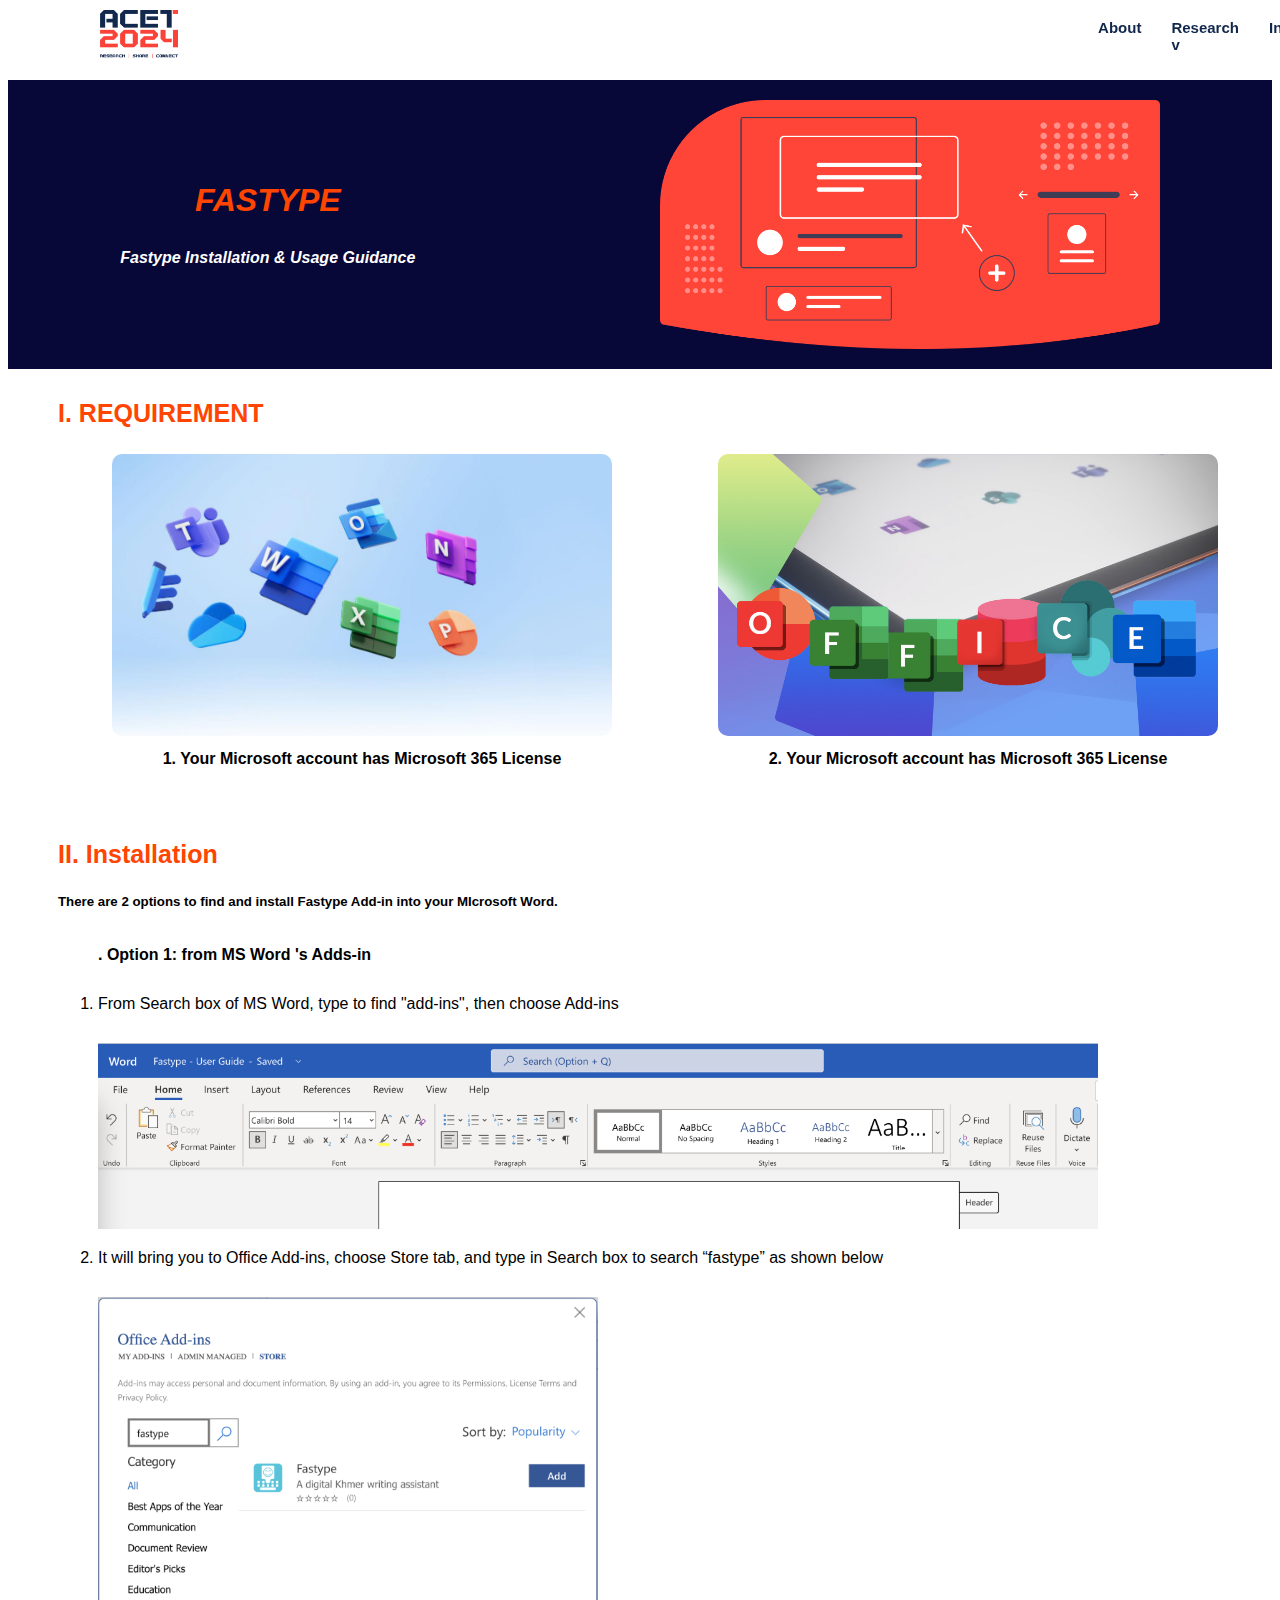
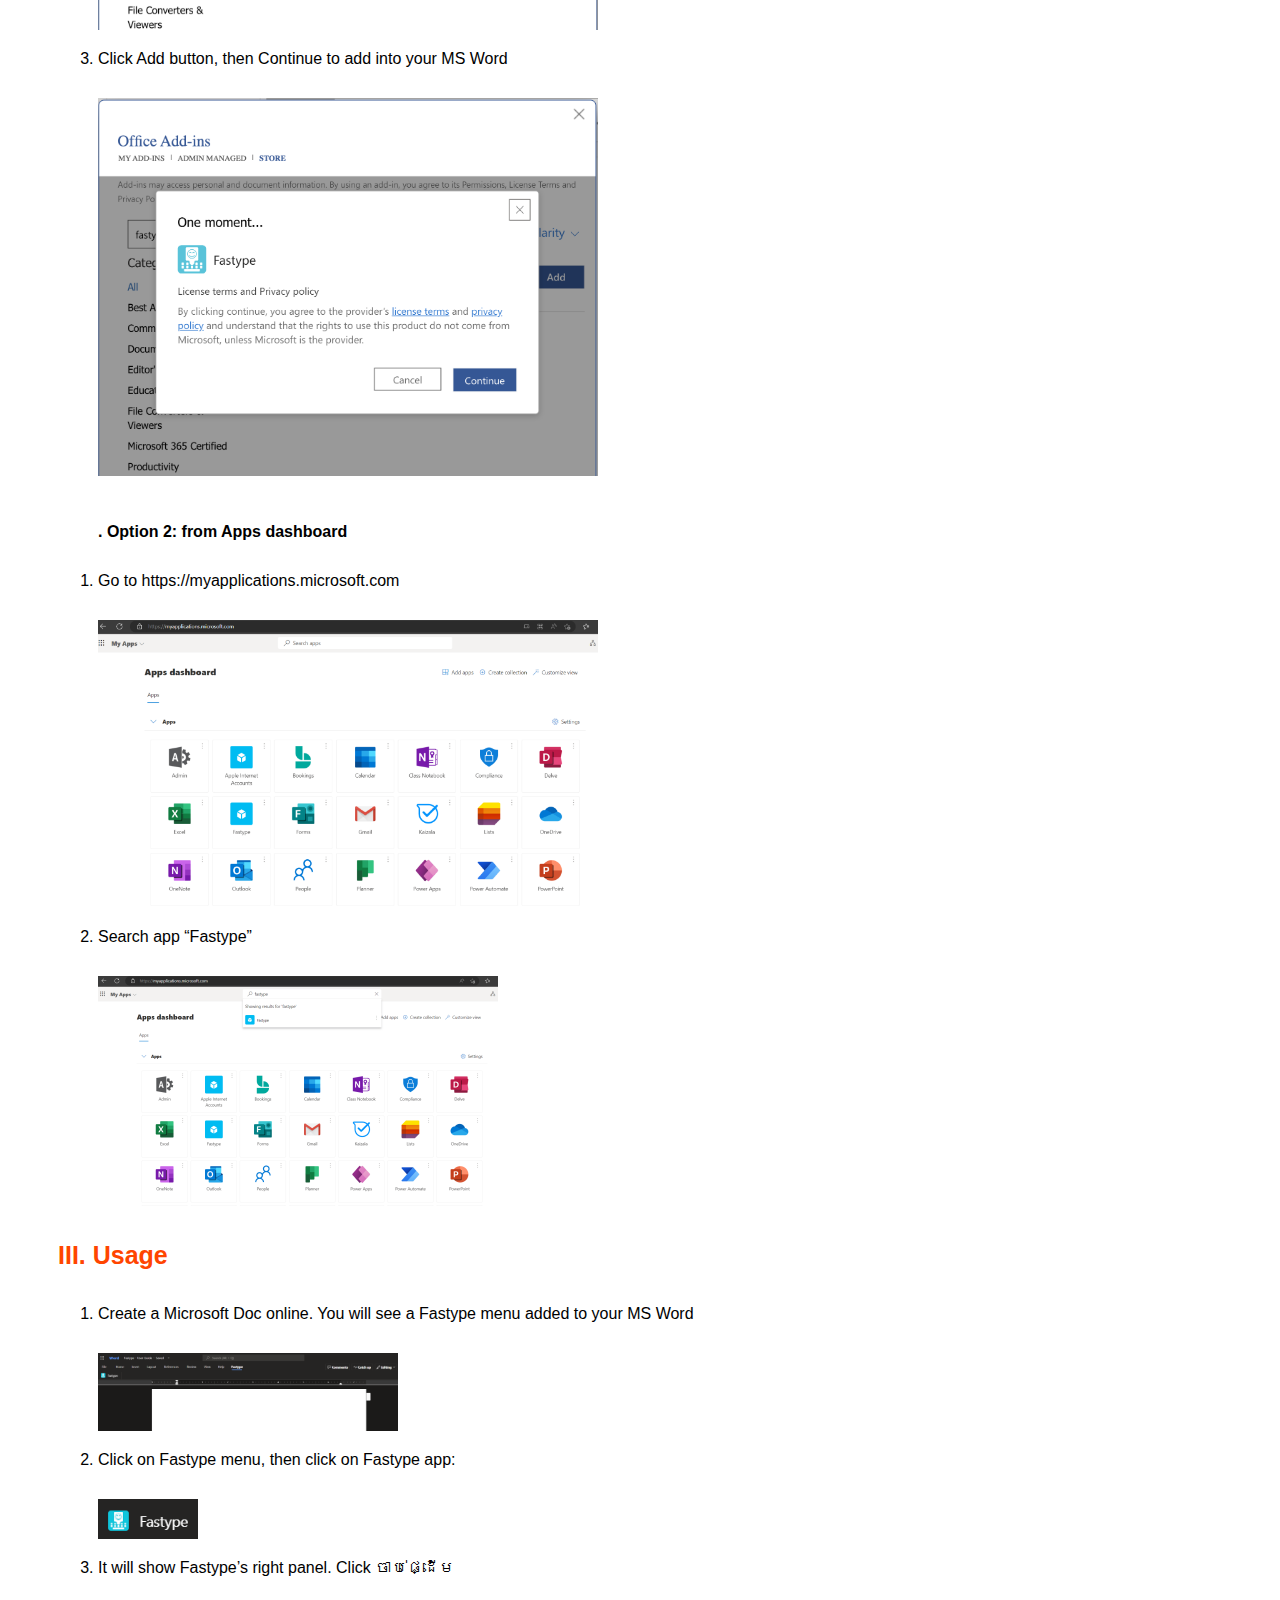
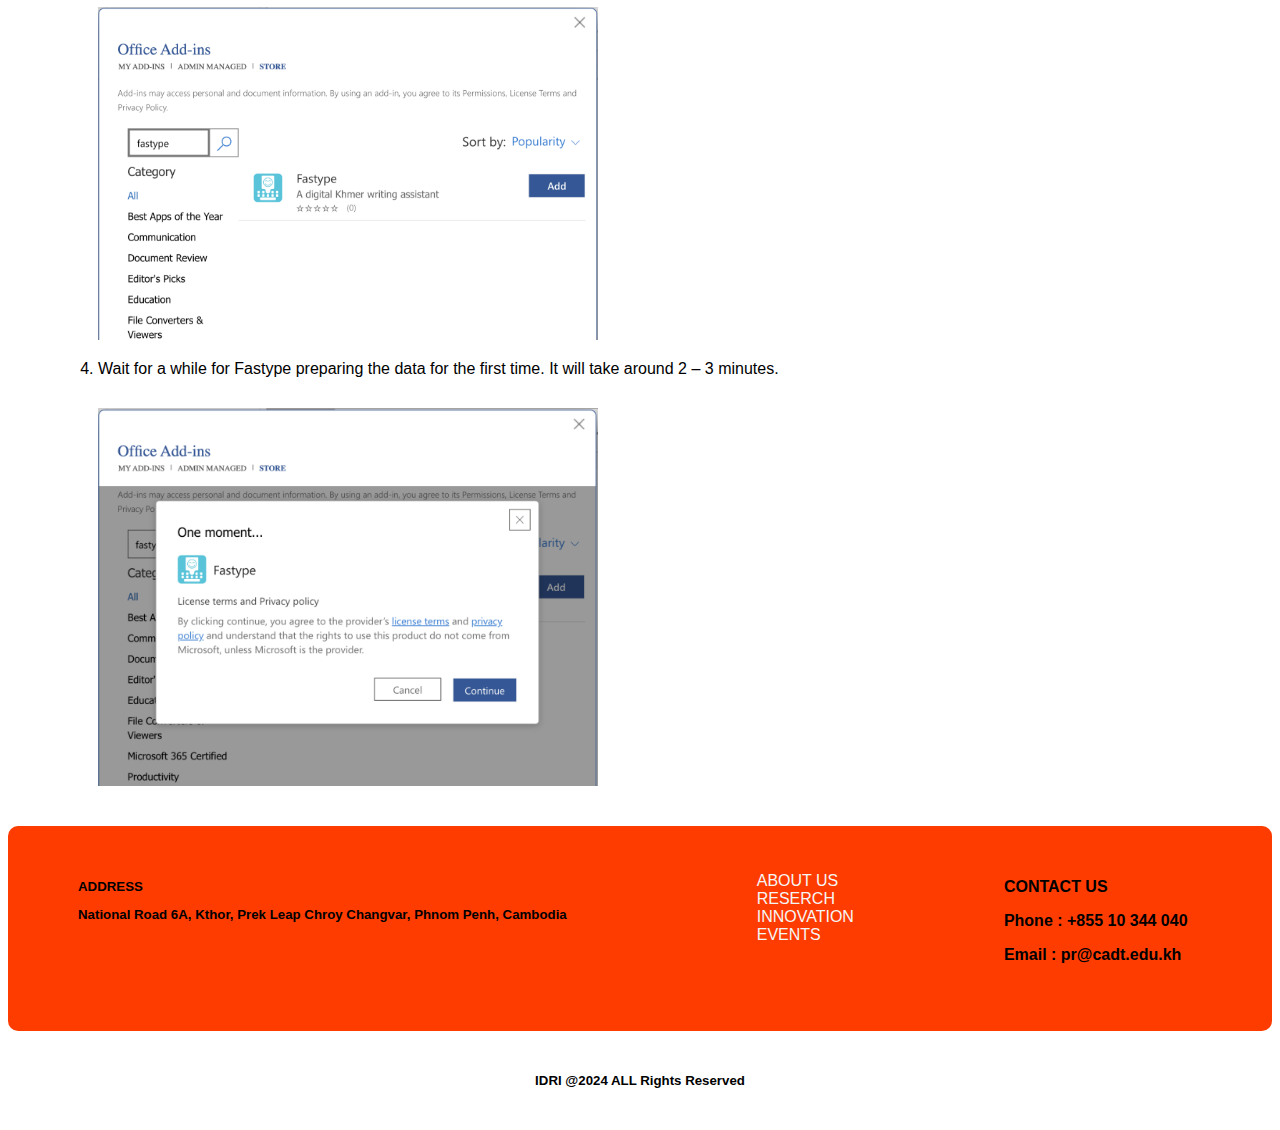
<file: KhFastype.html>
<!DOCTYPE html>
<html lang="en">

<head>
    <meta charset="UTF-8">
    <meta name="viewport" content="width=device-width, initial-scale=1.0">
    <link rel="stylesheet" href="KhFastype.css">
    <title>KhFastype</title>
</head>

<body>
    <div class="header">
        <a href="Logo.html">
            <img src="photo/Logo Acet.png" alt="">
        </a>
        <div class="choose">
            <a href="about.html"><b>About</b></a>
            <nav>
                <ul class="menu">
                  <li class="menu-item">
                    <a href="#"><b>Research v</b></a>
                    <ul class="dropdown">
                      <li><a href="robot.html">Sok Robot</a></li>
                      <li><a href="KhFastype.html">Khmer Fastype</a></li>
                      <li><a href="tts.html">KHMER TTS</a></li>
                      <li><a href="asr.html">KHMER ASR</a></li>
                      <li><a href="khEn.html">Khmer Encoding</a></li>
                    </ul>
                  </li>
                </ul>
              </nav>
            <a href="innovation.html"><b>Innovation</b></a>
            <a href="event.html"><b>Events</b></a>
        </div>
    </div>
        </section>
        <div class=" subhead ">
            <i><h1 style="display:flex;color: orangered;flex-direction: column;">FASTYPE</h1>
                <h4 style="color: white;margin-top:30px;display: flex;flex-direction: column;">Fastype Installation & Usage Guidance</h4>
            </i>
            <img src="photo/image.png" width="500px" style="margin-top: 20px;justify-self: center;display: flex;flex-direction: column; margin-bottom: 20px;">
        </div>
        <div class="body">
            <section class="first_body">
                <h3 style="color: orangered;font-size: 25px;">I. REQUIREMENT</h3>
                <div class="requirement">
                    <div class="left">
                        <a href="https://support.microsoft.com/en-au/office/what-microsoft-365-business-product-or-license-do-i-have-f8ab5e25-bf3f-4a47-b264-174b1ee925fd"><img src="photo/pic01.webp" width="500px" style="border-radius: 10px;"></a>
                        <p style="margin-top:10px; text-align: center;"><b>1. Your Microsoft account has Microsoft 365 License</b></p>
                    </div>
                    <div class="right">
                        <a href="https://learn.microsoft.com/en-us/microsoft-365/admin/manage/manage-deployment-of-add-ins?view=o365-worldwide"><img src="photo/pic02.jpg" width="500px" style="border-radius: 10px;"></a>
                        <p style="margin-top:10px; text-align: center;"><b>2. Your Microsoft account has Microsoft 365 License</b></p>
                    </div>
                </div>
            </section>
            <section class="second_body">
                <h3 style="color: orangered;font-size: 25px;">II. Installation</h3>
                <h5 style="margin-top:10px;margin-bottom: 10px;"><b>There are 2 options to find and install Fastype Add-in into your MIcrosoft Word.</b></h5>
                <ol class="op1">
                    <h4>. Option 1: from MS Word 's Adds-in</h4>
                    <li style="margin-top: 10px;margin-bottom:10px;">From Search box of MS Word, type to find "add-ins", then choose Add-ins</li>
                    <img style="margin-top: 20px;margin-bottom: 10px;" src="photo/1.png" width="1000px">
                    <li style="margin-top: 10px;margin-bottom:10px;"> It will bring you to Office Add-ins, choose Store tab, and type in Search box to search “fastype” as shown below</li>
                    <img style="display:flex;margin-top: 20px;margin-bottom: 10px;justify-content: center;" src="photo/2.png" width="500px">
                    <li style="margin-top: 10px;margin-bottom:10px;">Click Add button, then Continue to add into your MS Word </li>
                    <img style="margin-top: 20px;margin-bottom: 10px;" src="photo/3.png" width="500px">
                </ol>
                <ol class="op2">
                    <h4>. Option 2: from Apps dashboard </h4>
                    <li style="margin-top: 10px;margin-bottom:10px;">Go to https://myapplications.microsoft.com</li>
                    <img style="margin-top: 20px;margin-bottom: 10px;justify-self: center;display:flex;justify-content: center;" src="photo/1-1.png" width="500px">
                    <li style="margin-top: 10px;margin-bottom:10px;"> Search app “Fastype”</li>
                    <img style="display:flex;margin-top: 20px;margin-bottom: 10px;justify-content: center;" src="photo/2-2.png" width="400px">

                </ol>
                <div class="installation">
                    <div class="left">

                    </div>
                    <div class="right">

                    </div>
                </div>
            </section>
            <section class="second_body">
                <h3 style="color: orangered;font-size: 25px;">III. Usage</h3>
                <ol class="op1">
                    <li style="margin-top: 10px;margin-bottom:10px;"> Create a Microsoft Doc online. You will see a Fastype menu added to your MS Word</li>
                    <img style="margin-top: 20px;margin-bottom: 10px;" src="photo/1-1-1.png" width="300px">
                    <li style="margin-top: 10px;margin-bottom:10px;"> Click on Fastype menu, then click on Fastype app:</li>
                    <img style="display:flex;margin-top: 20px;margin-bottom: 10px;justify-content: center;" src="photo/2-2-2-1.png" width="100px">
                    <li style="margin-top: 10px;margin-bottom:10px;"> It will show Fastype’s right panel. Click ចាប់ផ្ដើម </li>
                    <img style="margin-top: 20px;margin-bottom: 10px;" src="photo/2.png" width="500px">
                    <li style="margin-top: 10px;margin-bottom:10px;"> Wait for a while for Fastype preparing the data for the first time. It will take around 2 – 3 minutes. </li>
                    <img style="margin-top: 20px;margin-bottom: 10px;" src="photo/3-1280x968.png" width="500px">
                </ol>
            </section>
        </div>
        <div>
            <section>
                <div class="last-box">
                    <h5 class="add"><b>ADDRESS</b>
                        <p>National Road 6A, Kthor, Prek Leap Chroy ​Changvar, Phnom Penh, Cambodia</p>
                    </h5>

                    <ul>
                        <li>
                            <a href=" ">about us</a>
                        </li>
                        <li>
                            <a href=" ">reserch</a>
                        </li>
                        <li>
                            <a href=" ">innovation</a>
                        </li>
                        <li>
                            <a href=" ">events</a>
                        </li>
                    </ul>
                    <h4>CONTACT US
                        <p><b>Phone : +855 10 344 040</b></p>
                        <p><b>Email : pr@cadt.edu.kh</b></p>
                    </h4>
                </div>
                <h5 class="all-right ">IDRI @2024 ALL Rights Reserved</h5>


            </section>
        </div>
    </div>

</body>

</html>
</file>
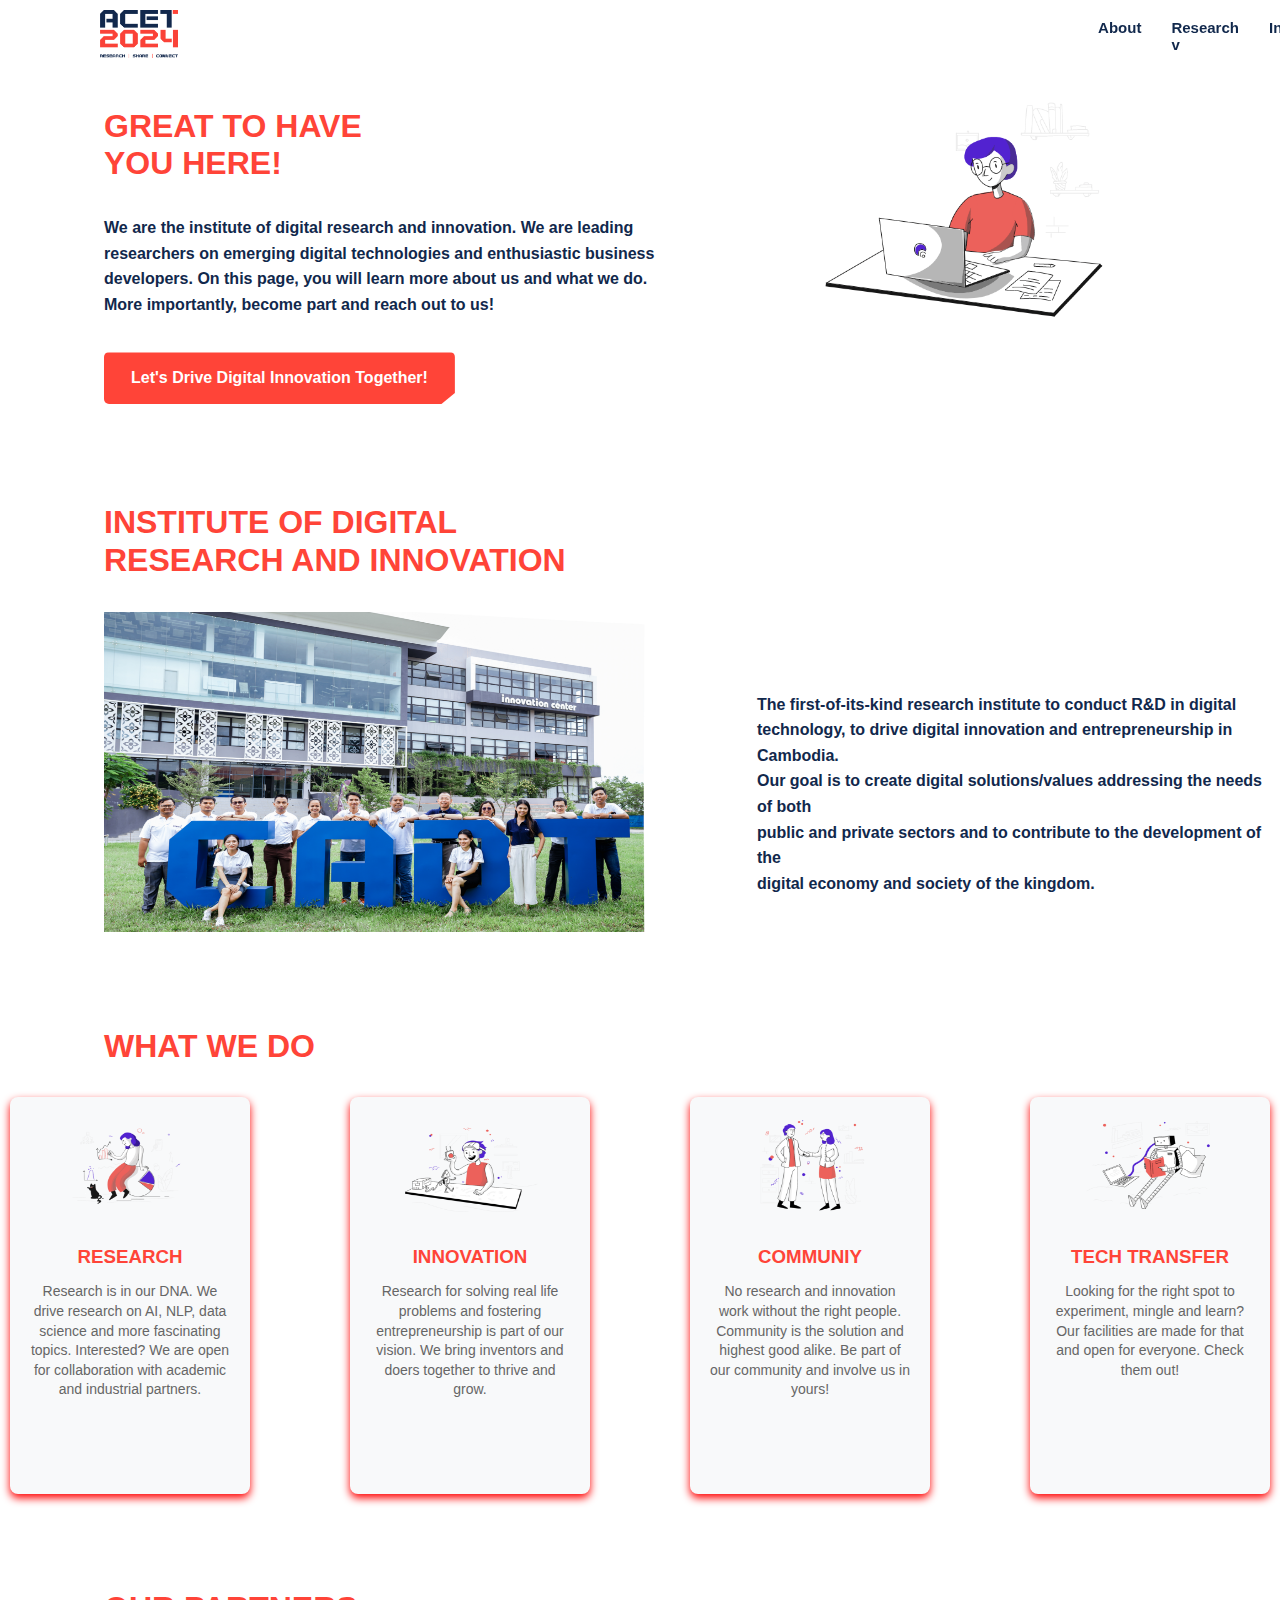
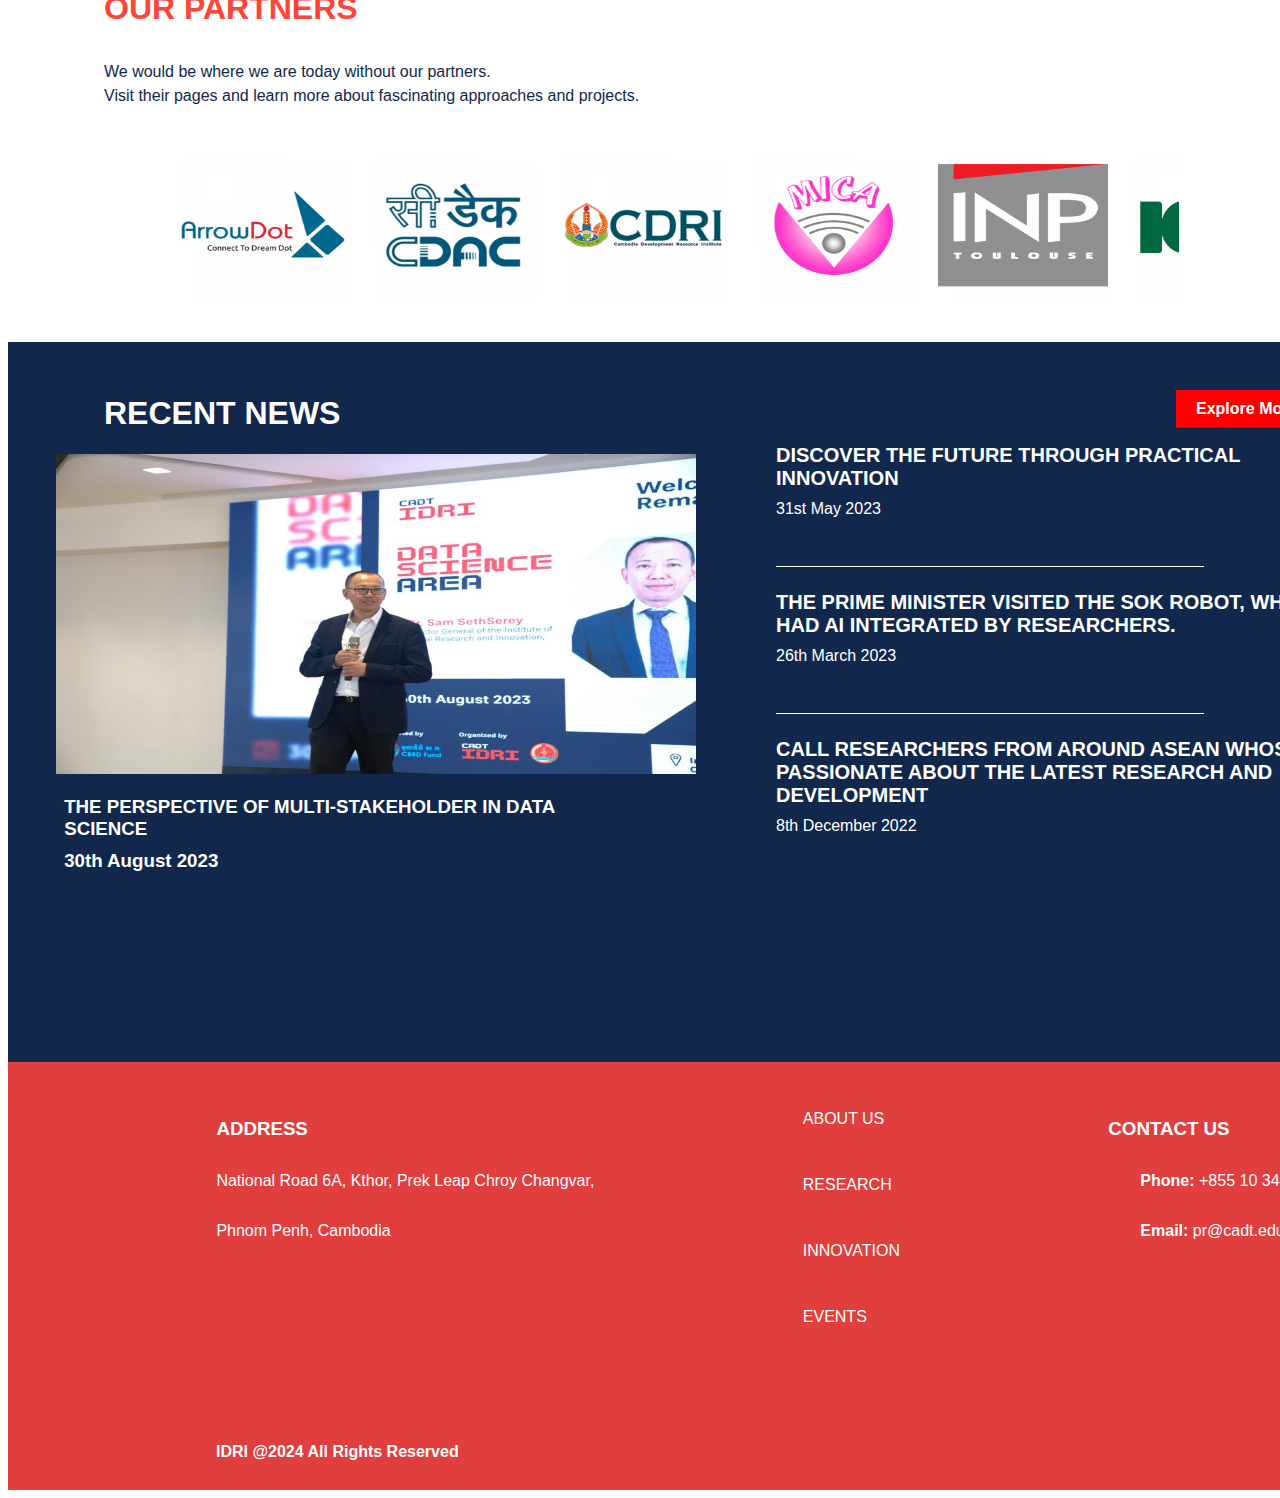
<file: Logo.html>
<!DOCTYPE html>
<html lang="en">
<head>
    <meta charset="UTF-8">
    <meta name="viewport" content="width=device-width, initial-scale=1.0">
    <title>IDRI</title>
    <link rel="stylesheet" href="Logo.css">
</head>
<body>
    <div class="header">
        <a href="Logo.html">
            <img src="photo/Logo Acet.png" alt="">
        </a>
        <div class="choose">
            <a href="about.html"><b>About</b></a>
            <nav>
                <ul class="menu">
                  <li class="menu-item">
                    <a href="#"><b>Research v</b></a>
                    <ul class="dropdown">
                      <li><a href="robot.html">Sok Robot</a></li>
                      <li><a href="KhFastype.html">Khmer Fastype</a></li>
                      <li><a href="tts.html">KHMER TTS</a></li>
                      <li><a href="asr.html">KHMER ASR</a></li>
                      <li><a href="#">Khmer Encoding</a></li>
                    </ul>
                  </li>
                </ul>
              </nav>
            <a href="innovation.html"><b>Innovation</b></a>
            <a href="event.html"><b>Events</b></a>
        </div>
    </div>

    <div class="Great">
      <div class="content">
        <div class="text">
          <p id="great">GREAT TO HAVE
            <br>YOU HERE!</p>
          <p><b>We are the institute of digital research and innovation. We are leading 
            <br>researchers on emerging digital technologies and enthusiastic business
            <br>developers. On this page, you will learn more about us and what we do.
            <br>More importantly, become part and reach out to us!</b>
          </p>
          <button class="cta-button">Let's Drive Digital Innovation Together!</button>
        </div>
        <img src="photo/18945-blogging.gif" alt="" class="digital">
      </div>
    </div>

    <div class="institute">
      <p id="great">INSTITUTE OF DIGITAL <br> RESEARCH AND INNOVATION</p>

      <div class="flex">
        <img src="photo/homeidri-980x656.png" alt="">
        <p><b>The first-of-its-kind research institute to conduct R&D in digital <br>
          technology, to drive digital innovation and entrepreneurship in Cambodia. <br>
          Our goal is to create digital solutions/values addressing the needs of both <br>
         public and private sectors and to contribute to the development of the <br>
         digital economy and society of the kingdom.</b></p>
      </div>
    </div>

    <p id="great">WHAT WE DO</p>

    <div class="step-container">
      <div class="step">
        <img src="photo/analyse-480x360.png" alt="Giving Us Your Speech">
        <h3>RESEARCH</h3>
        <p>Research is in our DNA. We drive research on AI, NLP, data science and more fascinating topics. Interested? We are open for collaboration with academic and industrial partners.</p>
      </div>

      <div class="step">
        <img src="photo/testing_new_tech-480x360.png" alt="Giving Time to Generate">
        <h3>INNOVATION</h3>
        <p>Research for solving real life problems and fostering entrepreneurship is part of our vision. We bring inventors and doers together to thrive and grow.</p>
      </div>

      <div class="step">
        <img src="photo/business_meeting-480x360.png" alt="Giving You Text">
        <h3>COMMUNIY</h3>
        <p>No research and innovation work without the right people. Community is the solution and highest good alike. Be part of our community and involve us in yours!</p>
      </div>

      <div class="step">
        <img src="photo/artificial_intelligence-480x360.png" alt="Giving You Text">
        <h3>TECH TRANSFER</h3>
        <p>Looking for the right spot to experiment, mingle and learn? Our facilities are made for that and open for everyone. Check them out!</p>
      </div>
    </div>

    <p id="great">OUR PARTNERS</p>
    <p id="s_2">We would be where we are today without our partners. <br>
      Visit their pages and learn more about fascinating approaches and projects.</p>

      <div class="slider-container">
        <div class="slider">
            <img src="photo/s1.png" alt="">
            <img src="photo/s2.png" alt="">
            <img src="photo/s3.png" alt="">
            <img src="photo/s4.png" alt="">
            <img src="photo/s5.png" alt="">
            <img src="photo/s6.png" alt="">
            <img src="photo/s7.png" alt="">
            <img src="photo/s8.png" alt="">
            <img src="photo/s9.png" alt="">
        </div>
      </div>

      <div class="recent">
        <div class="news">
          <h1>RECENT NEWS</h1>
          <img src="photo/Dr.-Serey-Section-980x654.jpg" alt="">

          <h3>THE PERSPECTIVE OF MULTI-STAKEHOLDER IN DATA  <br>SCIENCE</h3>
            <br><br><br><br>
          <h3>30th August 2023</h3>
        </div>

        <div class="right">
          <button class="news-button">Explore More News</button>
          <div class="news-item">
            <h2>DISCOVER THE FUTURE THROUGH PRACTICAL  <br>INNOVATION</h2>
            <p>31st May 2023</p>
          </div>
          <hr />
          <div class="news-item">
            <h2>THE PRIME MINISTER VISITED THE SOK ROBOT, WHICH <br>HAD AI INTEGRATED BY RESEARCHERS.</h2>
            <p>26th March 2023</p>
          </div>
          <hr />
          <div class="news-item">
            <h2>CALL RESEARCHERS FROM AROUND ASEAN WHOSE <br>PASSIONATE ABOUT THE LATEST RESEARCH AND <br>DEVELOPMENT</h2>
            <p>8th December 2022</p>
          </div>
        </div>
      </div>
      <div class="end_1">

        <div class="last_3">
            <h3 class="c_red">ADDRESS</h3>
            <li>National Road 6A, Kthor, Prek Leap Chroy ​Changvar,</li>
            <li>Phnom Penh, Cambodia</li>
        </div>

        <div class="last_2">
            <li>ABOUT US</li>
            <li>RESEARCH</li>
            <li>INNOVATION</li>
            <li>EVENTS</li>
        </div>

        <div class="last_3">
            <h3 class="c_red">CONTACT US</h3>
            <li id="ph"><b>Phone:</b> +855 10 340 000</li>
            <li id="ph"><b>Email:</b> pr@cadt.edu.kh</li>
        </div>
      </div>
      <footer class="lastly">
          <p>IDRI @2024 All Rights Reserved</p>
      </footer>
</body>
</html>
</file>
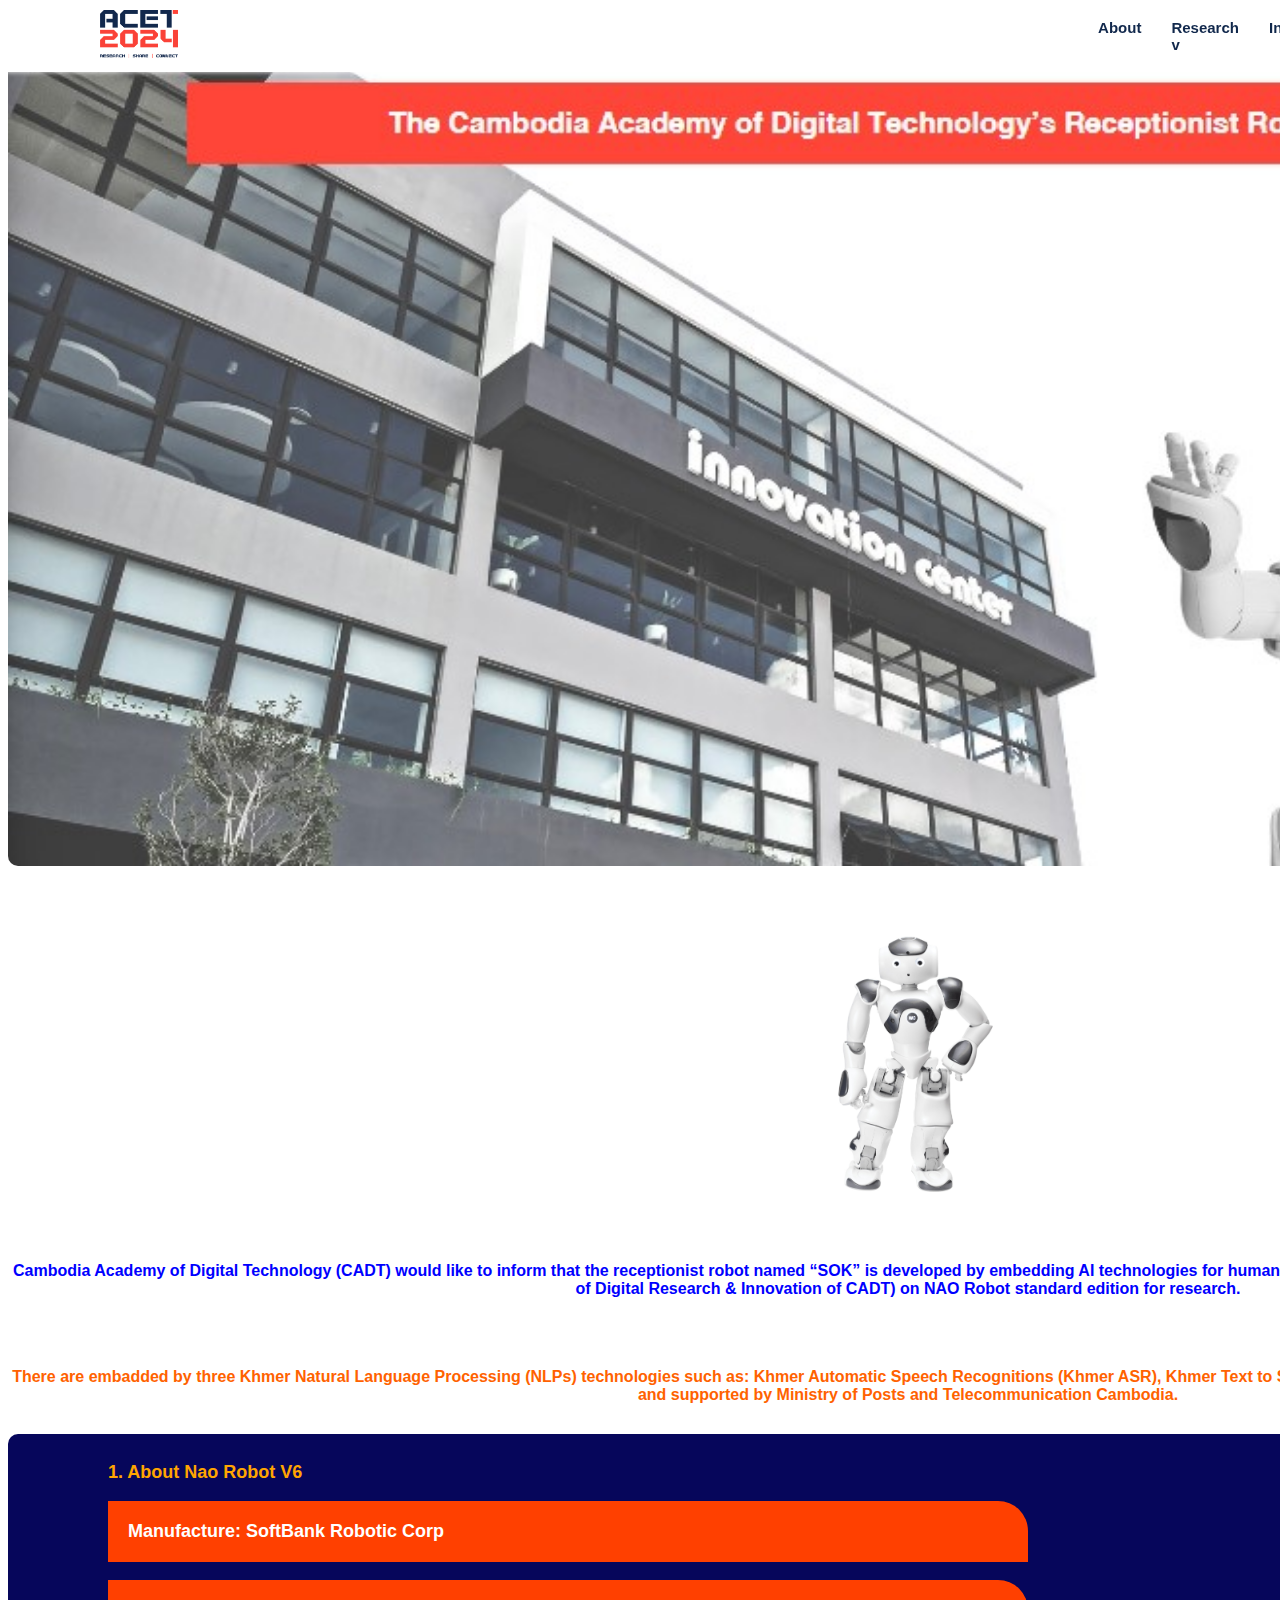
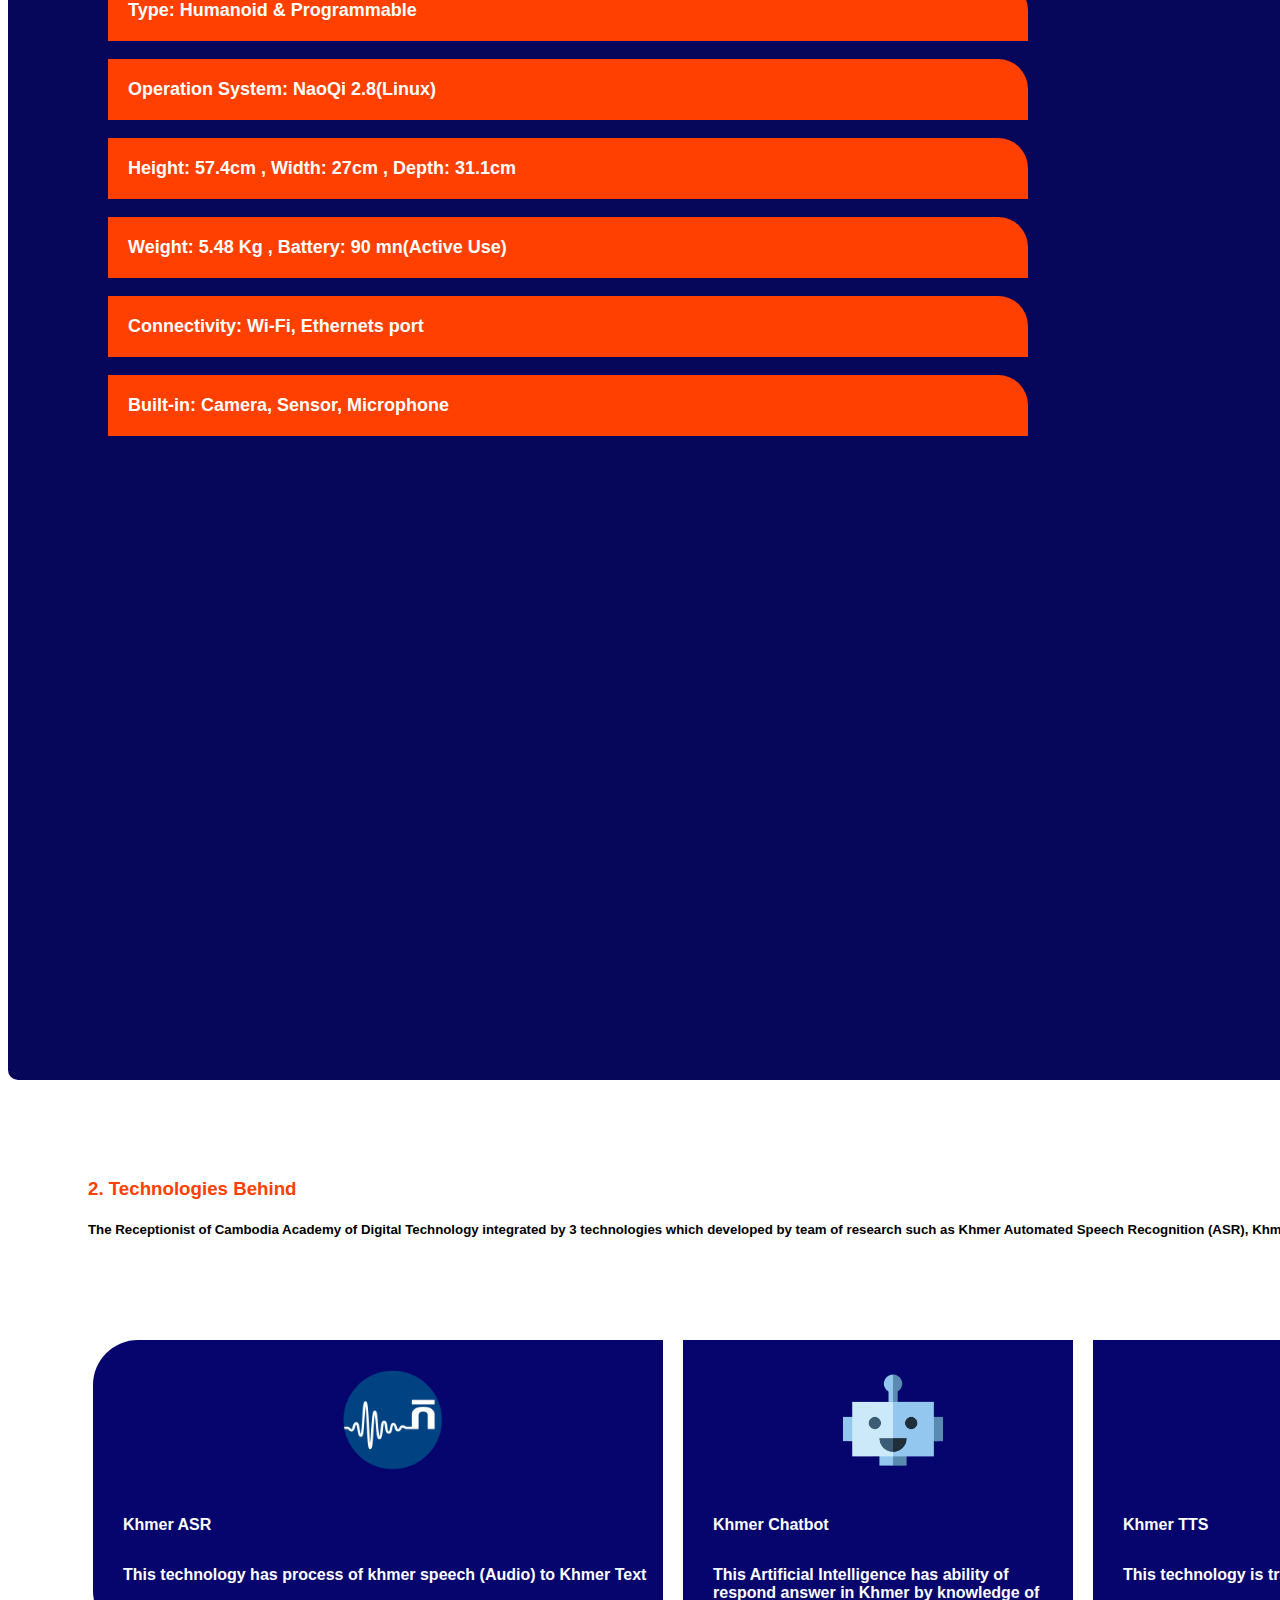
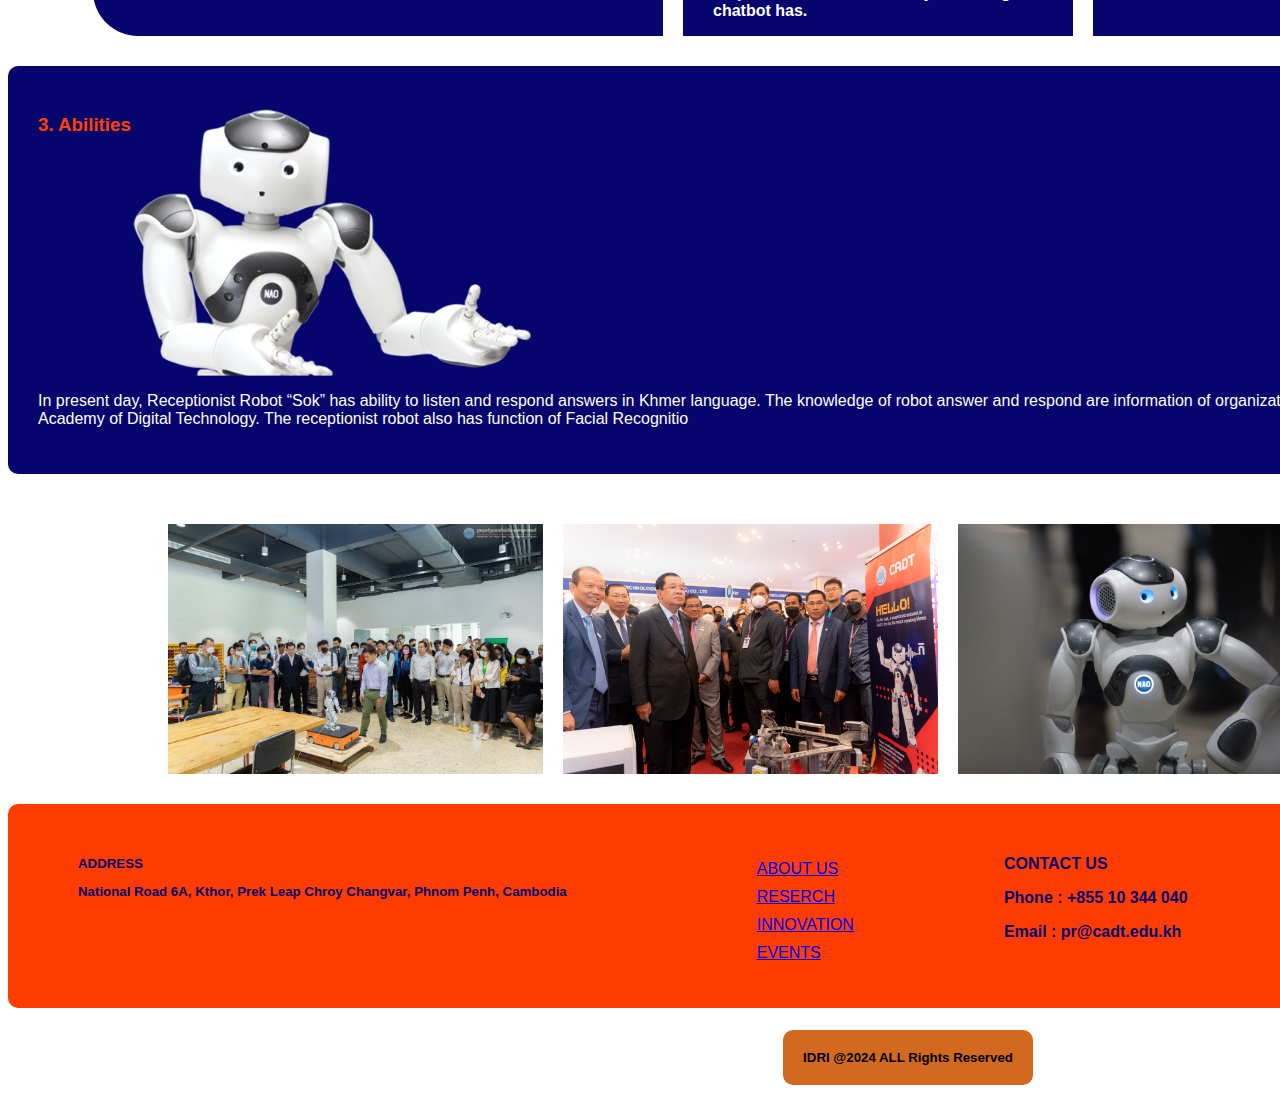
<file: robot.html>
<!DOCTYPE html>
<html lang="en">

<head>
    <meta charset="UTF-8">
    <meta name="viewport" content="width=device-width, initial-scale=1.0">
    <title>Receptionnist-Robot-Institude of Technology</title>
    <link rel="stylesheet" href="robot.css">
</head>

<body>
    <div class="header">
        <a href="Logo.html">
            <img src="photo/Logo Acet.png" alt="">
        </a>
        <div class="choose">
            <a href="about.html"><b>About</b></a>
            <nav>
                <ul class="menu">
                  <li class="menu-item">
                    <a href="#"><b>Research v</b></a>
                    <ul class="dropdown">
                      <li><a href="robot.html">Sok Robot</a></li>
                      <li><a href="KhFastype.html">Khmer Fastype</a></li>
                      <li><a href="tts.html">KHMER TTS</a></li>
                      <li><a href="asr.html">KHMER ASR</a></li>
                      <li><a href="khEn.html">Khmer Encoding</a></li>
                    </ul>
                  </li>
                </ul>
              </nav>
            <a href="innovation.html"><b>Innovation</b></a>
            <a href="event.html"><b>Events</b></a>
        </div>
    </div>
    <hr>
    <div>
        <img class="bot1 " src="photo/pic1.jpg " alt="innovation-building ">
    </div>
    <div>
        <section>
            <span><img class="sok1 " src="photo/robot1.jpg " alt="robot " width="200 "></span>
            <p class="text1 "><b>Cambodia Academy of Digital Technology (CADT) would like to inform that the 
                receptionist robot named “SOK” is developed by embedding AI technologies for human 
                machine interaction in Khmer (developed by researchers of Institute of Digital Research 
                & Innovation of CADT) on NAO Robot standard edition for research.</b>
            </p>
            <p class="text2 "><b>There are embadded by three Khmer Natural Language Processing (NLPs) technologies such as: Khmer Automatic Speech Recognitions (Khmer ASR), Khmer Text to Speech (Khmer TTS), and Khmer Chatbot. The robot was fully funded and supported by Ministry of Posts and Telecommunication Cambodia.</b></p>
        </section>
        <section class="box1 ">
            <p><b>1. About Nao Robot V6</b></p>
            <p class="content "><b> Manufacture: SoftBank Robotic Corp</b></p>
            <p class="content "><b> Type: Humanoid & Programmable</b></p>
            <p class="content "><b> Operation System: NaoQi 2.8(Linux)</b></p>
            <p class="content "><b> Height: 57.4cm , Width: 27cm , Depth: 31.1cm </b></p>
            <p class="content "><b> Weight: 5.48 Kg , Battery: 90 mn(Active Use)</b></p>
            <p class="content "><b> Connectivity: Wi-Fi, Ethernets port</b></p>
            <p class="content "><b>Built-in: Camera, Sensor, Microphone</b></p>
            <img class="robot2 " src="photo/robot2.webp " alt="robot " width="500 ">
        </section>
        <section class="tech-behind ">
            <h3>2. Technologies Behind</h3>
            <h5 class="content ">The Receptionist of Cambodia Academy of Digital Technology integrated by 3 technologies which developed by team of research such as Khmer Automated Speech Recognition (ASR), Khmer Chatbot, and Khmer Text to Speech (TTS).</h5>
        </section>
        <section class="container ">
            <div class="khmer_ASR ">
                <img class="img " src="photo/_k.png " width="100 ">
                <p><b>Khmer ASR</b></p>
                <p><b>This technology has process of khmer speech (Audio) to Khmer Text</b></p>
            </div>
            <div class="Khmer_chatbot ">
                <img class="img " src="photo/robothead.png " width="100 ">
                <p><b>Khmer Chatbot</b></p>
                <p><b>This Artificial Intelligence has ability of respond answer in Khmer by knowledge of chatbot has.</b></p>
            </div>
            <div class="Khmer_TTS ">
                <img class="img " src="photo/k_.png " width="100 ">
                <p><b>Khmer TTS</b></p>
                <p><b>This technology is transform Khmer text to speech in Khmer language.</b></p>
            </div>
        </section>
        <section>
            <div class="container1 ">
                <h3>3. Abilities</h3>
                <img src="photo/ahsok.png " width="400 ">
                <p style="font-family: 'Gill Sans', 'Gill Sans MT', Calibri, 'Trebuchet MS', sans-serif;color: white;text-transform: bold; ">In present day, Receptionist Robot “Sok” has ability to listen and respond answers in Khmer language. The knowledge of robot answer and respond are information of organization, staff, location of rooms, and other information about Cambodia
                    Academy of Digital Technology. The receptionist robot also has function of Facial Recognitio</p>
            </div>
        </section>

    </div>
    <section>
        <div class="img1">
            <img src="photo/img1.jpg" alt="img1">
            <img src="photo/img2.jpg" alt="img2">
            <img src="photo/img3.jpg" alt="img3">
        </div>
    </section>
    <section>
        <div class="last-box">
            <h5 class="add"><b>ADDRESS</b>
                <p>National Road 6A, Kthor, Prek Leap Chroy ​Changvar, Phnom Penh, Cambodia</p>
            </h5>

            <ul>
                <li>
                    <a href=" ">about us</a>
                </li>
                <li>
                    <a href=" ">reserch</a>
                </li>
                <li>
                    <a href=" ">innovation</a>
                </li>
                <li>
                    <a href=" ">events</a>
                </li>
            </ul>
            <h4>CONTACT US
                <p><b>Phone : +855 10 344 040</b></p>
                <p><b>Email : pr@cadt.edu.kh</b></p>
            </h4>
        </div>
        <h5 class="all-right ">IDRI @2024 ALL Rights Reserved</h5>


    </section>
</body>

</html>
</file>
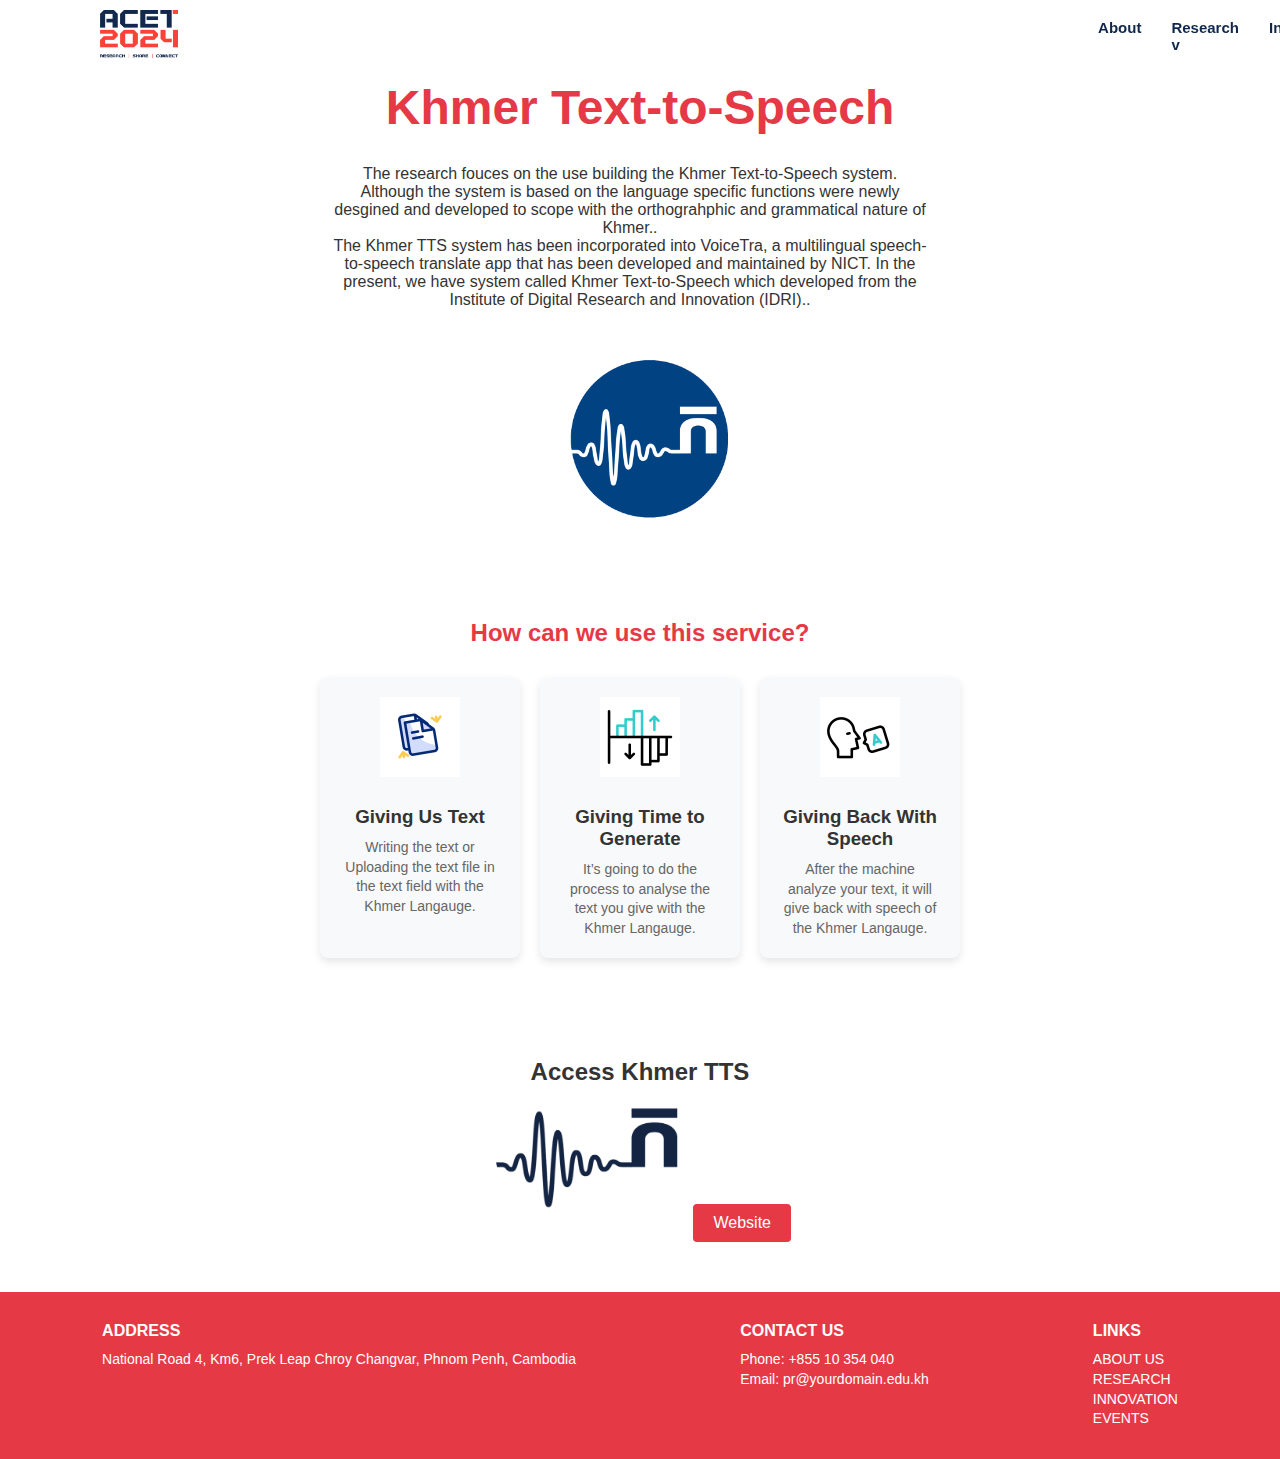
<file: tts.html>
<!DOCTYPE html>
<html lang="en">
<head>
    <meta charset="UTF-8">
    <meta name="viewport" content="width=device-width, initial-scale=1.0">
    <title>Khmer ASR</title>
    <link rel="stylesheet" href="tts.css">
</head>
<body>
    <div class="header">
        <a href="Logo.html">
            <img src="photo/Logo Acet.png" alt="">
        </a>
        <div class="choose">
            <a href="about.html"><b>About</b></a>
            <nav>
                <ul class="menu">
                  <li class="menu-item">
                    <a href="#"><b>Research v</b></a>
                    <ul class="dropdown">
                      <li><a href="robot.html">Sok Robot</a></li>
                      <li><a href="KhFastype.html">Khmer Fastype</a></li>
                      <li><a href="tts.html">KHMER TTS</a></li>
                      <li><a href="asr.html">KHMER ASR</a></li>
                      <li><a href="khEn.html">Khmer Encoding</a></li>
                    </ul>
                  </li>
                </ul>
              </nav>
            <a href="innovation.html"><b>Innovation</b></a>
            <a href="event.html"><b>Events</b></a>
        </div>
    </div>
    <main>
        <section class="intro">
            <h1 class="main-title">Khmer Text-to-Speech</h1>
            <p>The research fouces on the use building the Khmer Text-to-Speech system. Although the system is based on the language specific functions were newly desgined and developed to scope with the orthograhphic and grammatical nature of Khmer..</p>

            <p> The Khmer TTS system has been incorporated into VoiceTra, a multilingual speech-to-speech translate app that has been developed and maintained by NICT. In the present, we have system called Khmer Text-to-Speech which developed from the Institute of Digital Research and Innovation (IDRI)..</p>
            <img src="photo/logo-asr1.png" alt="Second Image" class="intro-image">
        </section>

        <section class="steps">
            <h2>How can we use this service?</h2>
            <div class="step-container">
                <div class="step">
                    <img src="photo/Texts.gif" alt="Giving Us Your Speech">
                    <h3>Giving Us Text</h3>
                    <p>Writing the text or Uploading the text file in the text field with the Khmer Langauge.</p>
                </div>
                <div class="step">
                    <img src="photo/Analysis.gif" alt="Giving Time to Generate">
                    <h3>Giving Time to Generate</h3>
                    <p>It’s going to do the process to analyse the text you give with the Khmer Langauge.</p>
                </div>
                <div class="step">
                    <img src="photo/Speech.gif" alt="Giving You Text">
                    <h3>Giving Back With Speech</h3>
                    <p>After the machine analyze your text, it will give back with speech of the Khmer Langauge.</p>
                </div>
            </div>
        </section>


        <section class="cta">
            <h2>Access Khmer TTS</h2>
            <img src="photo/logo-asr2.png" alt="Access Khmer TTS" class="cta-image">
            <a href="#" class="cta-button">Website</a>
        </section>
    </main>

    <footer>
        <div class="footer-content">
            <div class="address">
                <h3>ADDRESS</h3>
                <p>National Road 4, Km6, Prek Leap Chroy Changvar, Phnom Penh, Cambodia</p>
            </div>
            <div class="contact">
                <h3>CONTACT US</h3>
                <p>Phone: +855 10 354 040</p>
                <p>Email: pr@yourdomain.edu.kh</p>
            </div>
            <div class="links">
                <h3>LINKS</h3>
                <p><a href="#">ABOUT US</a></p>
                <p><a href="#">RESEARCH</a></p>
                <p><a href="#">INNOVATION</a></p>
                <p><a href="#">EVENTS</a></p>
            </div>
        </div>
    </footer>
</body>
</html>
</file>
<file: style.css>
body{
    font-family: sans-serif;
}

.header{
    position: fixed;
    background-color: white;
    top: 0;
    left: 0;
    width: 100%;
    padding: 10px 0;
    display: flex;
    flex-direction: row;
    align-items: center;
    z-index: 1000;
    box-shadow: 5px 0 5px 0 white;
}

.header img{
    height: 3em;
    margin-left: 100px;
    cursor: pointer;
    padding-right: 45em;
}
  
  .menu {
    list-style: none;
    margin: 0;
    padding: 0;
    display: flex;
  }
  
  .menu-item {
    position: relative;
  }
  
  .menu-item > a {
    color: white;
    text-decoration: none;
    display: block;
  }
  
  .menu-item > a:hover {
    background-color: white;
  }
  
  /* Dropdown styles */
  .dropdown {
    list-style: none;
    position: absolute;
    top: 100%; /* Positioned below the parent */
    left: 0;
    background-color: white;
    padding: 0;
    margin: 0;
    display: none; /* Initially hidden */
    box-shadow: 0 4px 6px rgba(0, 0, 0, 0.2);
  }
  
  .dropdown li {
    font-weight: bold;
    padding: 5px 5px;
    width: 160px;
  }
  
  .dropdown a {
    color: white;
    text-decoration: none;
    padding: 10px;
    display: block;
  }
  
  .dropdown a:hover {
    opacity: 0.5;
  }
  
  /* Show dropdown on hover */
.menu-item:hover .dropdown {
    display: block;
}
.choose{
    display: flex;
    flex-direction: row;
    color: rgb(25, 25, 94);
    margin-left: 200px;
    list-style-type: none;
    cursor: pointer;
}

.choose a {
    color: #11284c;
    text-decoration: none;
    font-size: 15px;
    cursor: pointer;
    padding-right: 2em;
}

.choose a:hover{
    opacity: 0.5;
}

.main{
    background-image: url(photo/main.jpg);
    margin-top: 50px;
    background-size: cover;
    background-position: center;
    width: 94em; 
    height: 80vh; 
}
.main p{
    position: absolute;
    color: white;
    font-size: 4em;
    font-weight: bold;
    margin-left: 7em;
}
.main b{
    color: rgb(218, 67, 67);
}
.box{
    width: 5em;
    height: 8.5em;
    margin-left: 200px;
    background-color: rgb(213, 57, 57);
    transform: skew(20deg);
}
.background-box {
    width: 200px;
    height: 140px;
    margin-left: -4em;
    background-color: red;
    transform: skew(20deg);
    opacity: 0.2; 
}
#Research{
    position: absolute;
    color: white;
    font-size: 4em;
    font-weight: bold;
    margin-top: 2em;
    margin-left: 5em;   
}

#date{
    position: absolute; 
    color: white;
    font-size: 2em;
    font-weight: bold;
    margin-top: 6em;
    margin-left: 18em;   
}

.submit{
    background-color: rgb(223, 53, 53);
    margin: 15em 0em 0em 40em;
    padding-top: 1em;
    padding-left: 1em;
    padding-right: 1em;
    width: 10em;
    height: 2em;
    cursor: pointer;
    transition: transform 0.2s ease;
}

.submit:hover{
    transform: scale(1.2);
}
.submit b{
    color: white;
}
.about{
    background-image: url(photo/bg\ about.png);
    padding-top: 1em;
    width: 94em;
    height: 20em;
}
.Us{
    color: white;
    font-size: 2em;
    font-weight: bold;
    margin-left: 3em;
}
.Us::after {
    content: '';
    position: absolute;
    bottom: 0;
    left: 0;
    width: 0;
    height: 2px; /* Adjust thickness of the underline */
    background-color: rgb(225, 62, 62); /* Color of the underline */
    transition: width 0.2s ease; /* Animation speed */
}
.Us:hover::after {
    margin-left: 3.1em;
    width: 10%; /* Underline appears on hover */
}
.about .sentence{
    display: flex;
    flex-wrap: wrap;
    font-size: larger;
    margin-left: 5em;
    margin-right: 3em;
    color: white;
    line-height: 1.5;
}
#bold_red b{
    color: rgb(225, 62, 62);
}
.specified{
    border: 0px solid #11284c;
    margin-top: -1em;
    width: 94em; 
    height: 50vh; 
    background-color: #11284c;
}
.specified h2{
    position: absolute;
    color: white;
    font-size: 2em;
    font-weight: bold;
    margin-top: 1em;
    margin-left: 3em;
}
.specified h2::after {
    content: '';
    position: absolute;
    bottom: 0;
    left: 0;
    width: 0;
    height: 2px; /* Adjust thickness of the underline */
    background-color: rgb(225, 62, 62); /* Color of the underline */
    transition: width 0.2s ease; /* Animation speed */
}

.specified h2:hover::after {
    width: 100%; /* Underline appears on hover */
}
.img img{
    height: 14em;
    margin-top: 5em;
    margin-left: 3.1em;
    cursor: pointer;
}
.img_name {
    display: flex;
    font-weight: bold;
    color: white;
    font-size: large;
    padding-left: 10.3em;
    gap: 15rem; /* Adjust spacing between items */
}

.img_name li {
    list-style: none; /* Remove bullet points */
}

.Journey{
    display: flex;
    flex-direction: column;
    border: 0px solid #11284c;
    width: 94em; 
    height: 50vh; 
    background-color: #11284c;
}
.Journey p{
    position: absolute;
    color: white;
    font-size: 2em;
    font-weight: bold;
    margin-left: 3em;
}
.Journey p::after {
    content: '';
    position: absolute;
    bottom: 0;
    left: 0;
    width: 0;
    height: 2px; /* Adjust thickness of the underline */
    background-color: rgb(225, 62, 62); /* Color of the underline */
    transition: width 0.2s ease; /* Animation speed */
}

.Journey p:hover::after {
    width: 100%; /* Underline appears on hover */
}
.Journey img{ 
    margin-top: 5em;
}

.submission{
    width: 94em;
    height: 20vh;
}
.submission li{
    margin-top: 1em;
    text-align: center;
    color: grey;
    list-style-type: none;
}
.submission #bold{
    font-size: 2.5rem;
    font-weight: bold;
    color: #11284c;
}
.submission hr{
    margin-top: 2em;
    width: 5em;
    height: 3px;
    background-color: red;
    border: 1px solid red;
}
.download{
    background: linear-gradient(to left, #11284c, #1481ba); 
    margin: 0 7em;
    color: white;
    position: relative;
    clip-path: polygon(0 0, calc(100% - 50px) 0, 100% 50px, 100% 100%, 0 100%);
}

.DT{
    padding-top: 1em;
    padding-left: 2em;
}
.download h3{
    text-align: center;
}
.button-group{
    text-align: center;
}
.custom-button {
    display: inline-block;
    margin-bottom: 2em;
    margin-left: 2em;
    text-decoration: none;
    color: white;
    font-weight: bold;
    border: 2px solid rgb(225, 62, 62);
    padding: 10px 20px;
    transition: all 0.3s ease;
    clip-path: polygon(10px 0, 100% 0, 100% calc(100% - 10px), calc(100% - 10px) 100%, 0 100%, 0 10px); /* Cut corner shape */
}
 
.custom-button::before {
    content: "";
    position: absolute;
    top: 0;
    left: 0;
    width: 100%;
    height: 100%;
    border: inherit; /* Matches the button's border */
    background-color: inherit; /* Matches the button's background */
    clip-path: polygon(10px 0, 100% 0, 100% calc(100% - 10px), calc(100% - 10px) 100%, 0 100%, 0 10px); /* Cut corner shape */
    z-index: -1; /* Place it behind the content */
}

.custom-button:hover {
    background-color: rgb(225, 62, 62);
    color: white;
    transform: scale(1.05); /* Slightly enlarge */
}

.PDF_submit{
    background: linear-gradient(to left, #11284c, #1481ba); ;
    margin: 0 7em;
    color: white;
    position: relative;
    clip-path: polygon(0 0, calc(100% - 50px) 0, 100% 50px, 100% 100%, 0 100%);
}

.Sub{
    padding-top: 1em;
    padding-left: 2em;
    padding-bottom: 1em;
}
.PDF_submit h3{
    text-align: center;
}
.PDF_submit b{
    color: rgb(225, 62, 62);
}
.File{
    text-align: center;
    margin-top: 10px;
    margin-left: 0em;
    font-size: 1.2em;
    font-weight: bold;
}
.File a{
    color: rgb(225, 62, 62);
    transition: transform 0.2s ease;
}
.File:hover{
    transform: scale(1.05);
}
.day_1 h2{
    margin-top: 3em;
    margin-left: 2em;
    font-weight: bold;
    color: #11284c;
}
table, td{
    height: 5em;
    width: 90em;
    text-align: center;
    color: white;
    border: 1px solid white;
    border-collapse: collapse; 
}
tr:nth-child(1){
    background-color: #11284c;
}
.UTC{
    font-size: larger;
    text-align: center;
    color: #11284c;
    border: 1px solid black;
}
.T8{
    font-size: large;
    padding-top: 10px;
    padding-left: 20px;
    text-align: start;
    color: #11284c;
    border: 1px solid black;
}
.T8 i{
    font-size: small;
}
tr:nth-child(7){
    background-color: red;
}
.T10{
    font-size: large;
    text-align: center;
    vertical-align: middle;
    color: #11284c;
    background-color: white;
    border: 1px solid black;
}
tr:nth-child(8){
    font-size: large;
    background-color: #11284c;
}
tr:nth-child(12){
    font-size: large;
    background-color: red;
}
tr:nth-child(15){
    font-size: large;
    background-color: red;
}
.day_2 h2{
    margin-left: 2em;
    font-weight: bold;
    color: #11284c;
}
.day_2 tr:nth-child(2){
    font-size: large;
    background-color: #11284c;
}
.day_2 tr:nth-child(5){
    font-size: large;
    background-color: red;
}
.day_2 tr:nth-child(7){
    background-color: white;
}
.day_2 tr:nth-child(8){
    background-color: white;
}
.day_2 tr:nth-child(9){
    font-size: large;
    background-color: red;
}

.day_2 tr:nth-child(15){
    background-color: white;
}
.committees{
    background-color: #11284c;
    width: 94em;
    height: 430vh;
}
.committees li{
    margin-top: 1em;
    text-align: center;
    color: grey;
    list-style-type: none;
}
.committees #bold{
    padding-top: 1em;
    font-size: 2rem;
    font-weight: bold;
    color: white;
}
.committees hr{
    margin-top: 2em;
    width: 5em;
    height: 3px;
    background-color: red;
    border: 1px solid red;
}
.container{
    padding: 20px;
}
.name, 
.reviewers{
    display: flex;
    justify-content: center;
    gap: 20px;
}
.boxs{
    background-color: #183456; /* Slightly lighter blue for boxes */
    padding: 20px;
    width: 650px;
    box-shadow: 0 4px 6px rgba(0, 0, 0, 0.3);
    color: white;
    clip-path: polygon(0 0, calc(100% - 20px) 0, 100% 20px, 100% 100%, 0 100%);
    transition: transform 0.2s ease;
}
.boxs:hover{
    transform: scale(1.05);
}
.boxs h3{
    text-align: center;
    margin: 0;
    font-size: 20px;
}

.boxs p{
    margin: 5px 0 0;
    text-align: center;
    font-size: 12px;
    color: white;
}
.reviewers-title {
    margin: 40px 0;
    font-size: 30px;
    text-align: center;
    font-weight: bold;
    color: #ffffff;
    text-transform: uppercase;
}
.reviewers{
    display: grid;
    grid-template-columns: repeat(3, 1fr); /* 3 columns */
    gap: 20px; /* Space between the boxes */
    justify-items: center; /* Center align the boxes */
     margin-top: 20px;
      
}
.review{
    background-color: #183456; 
    text-align: center;
    padding: 20px;
    width: 350px;
    box-shadow: 0 4px 6px rgba(0, 0, 0, 0.3);
    color: white;
    clip-path: polygon(0 0, calc(100% - 20px) 0, 100% 20px, 100% 100%, 0 100%);
    transition: transform 0.2s ease;
}

.review:hover{
    transform: scale(1.1);
}

.event{
    height: 200vh;
    margin-top: 4.5em;
    background-image: url(photo/event-background.png);
}
.event li{
    margin-top: 1em;
    text-align: center;
    list-style-type: none;
}
.event #bold{
    font-size: 2rem;
    font-weight: bold;
    color: #11284c;
}
.event hr{
    margin-top: 2em;
    width: 5em;
    height: 3px;
    background-color: red;
    border: 1px solid red;
}
.Inno{
    display: flex;
    flex-direction: row;
}
.map{
    margin-top: 5em;
    margin-left: 17em;
    padding: 0;
    width: 65vh;
    height: 100px;
}
.pic{
    background-image: url(photo/cadt-building.png);
    margin-top: 5em;
    padding-right: 52px;
    padding-left: 52px;
    width: 60vh;
    height: 300px;
    justify-content: center;
}
.pic p{
    font-size: large;
    margin-top: 3em;
    color: white;
}
.slider-container{
    margin-top: 5em;
    margin-left: 10em;
    width: 80%; /* Adjust width of the slider */
    overflow: hidden; /* Hides content outside the container */
    background: white;
}
  
.slider{
    display: flex;
    gap: 20px; /* Space between the images */
    animation: slide 50s linear infinite; /* Sliding animation */
    padding: 10px; /* Add some padding around the images */
}
  
.slider img{
    width: 250px; /* Resize the images */
    height: 150px; /* Maintain aspect ratio */
    flex-shrink: 0; /* Prevent shrinking */
    box-shadow: 0 4px 6px rgba(0, 0, 0, 0.3); /* Add shadow to images (optional) */
    transition: transform 0.2s ease;
}
.slider img:hover{
    transform: scale(1.1);
}

@keyframes slide{
    0% {
      transform: translateX(0); /* Start at the beginning */
    }
    100% {
      transform: translateX(-100%); /* Slide through all images */
    }
}
.contact {
    display: flex; 
    justify-content: center;
    align-items: center; 
    gap: 30px; /* Even spacing between items */
    margin: 40px auto; /* Center the container with vertical spacing */
    width: 80%; /* Adjust container width */
}
  
.contact div {
    text-align: center; 
    font-family: Arial, sans-serif; /* Match the font style */
}
  
.contact img {
    width: 30px; /* Icon size */
    height: auto; /* Maintain aspect ratio */
    margin-bottom: 10px; /* Space below the icon */
}
.message img{
    width: 50px;
}

.contact p {
    margin: 5px 0; /* Minimal space between text lines */
    color: #11284c; 
    font-size: 14px; /* Standard font size */
}
  
.contact p b {
    font-size: 16px; /* Slightly larger font for headings */
    text-transform: uppercase; /* Make headings all caps */
}
  
.vertical-line {
    width: 2px; /* Slightly thicker vertical line */
    height: 80px; /* Adjust height to match icon and text */
    background-color: #11284c; 
}
.anniversary{
    margin-left: 30em;
}
.end_1{
    display: flex;
    flex-direction: row;
    justify-content: space-evenly;
    width: 95em;
    height: 55vh;
    background-color: #11284c;
}
.last img{
    margin-top: 3em;
    margin-left: 7em;
    width: 8em;
    height: 5em;
}
.last p{
    color: white;
    margin-left: 7em;
}
.c_red{
    margin: 3em;
    color: red;
}
.last_3 li{
    margin-top: 2em;
    color: white;
    cursor: pointer;
}
#ph{
    padding-left: 2em;
    text-align: start;
}
.lastly{
    font-weight: bold;
    width: 85em;
    height: 7vh;
    padding-left: 10em;
    padding-top: 5px;
    color: white;
    background-color: rgb(225, 62, 62);
}
</file>
<file: about.css>
body {
    font-family: Arial, Helvetica, sans-serif;
}

.header{
    position: fixed;
    background-color: white;
    top: 0;
    left: 0;
    width: 100%;
    padding: 10px 0;
    display: flex;
    flex-direction: row;
    align-items: center;
    z-index: 1000;
    box-shadow: 5px 0 5px 0 white;
}

.header img{
    height: 3em;
    margin-left: 100px;
    cursor: pointer;
    padding-right: 45em;
}
  
  .menu {
    list-style: none;
    margin: 0;
    padding: 0;
    display: flex;
  }
  
  .menu-item {
    position: relative;
  }
  
  .menu-item > a {
    color: white;
    text-decoration: none;
    display: block;
  }
  
  .menu-item > a:hover {
    background-color: white;
  }
  
  /* Dropdown styles */
  .dropdown {
    list-style: none;
    position: absolute;
    top: 100%; /* Positioned below the parent */
    left: 0;
    background-color: white;
    padding: 0;
    margin: 0;
    display: none; /* Initially hidden */
    box-shadow: 0 4px 6px rgba(0, 0, 0, 0.2);
  }
  
  .dropdown li {
    font-weight: bold;
    padding: 5px 5px;
    width: 160px;
  }
  
  .dropdown a {
    color: white;
    text-decoration: none;
    padding: 10px;
    display: block;
  }
  
  .dropdown a:hover {
    opacity: 0.5;
  }
  
  /* Show dropdown on hover */
.menu-item:hover .dropdown {
    display: block;
}
.choose{
    display: flex;
    flex-direction: row;
    color: rgb(25, 25, 94);
    margin-left: 200px;
    list-style-type: none;
    cursor: pointer;
}

.choose a {
    color: #11284c;
    text-decoration: none;
    font-size: 15px;
    cursor: pointer;
    padding-right: 2em;
}

.choose a:hover{
    opacity: 0.5;
}

/* Background Section */
.backgroundContainer {
    width: 85%;
    height: 650px;
    position: relative;
    margin: 70px 0px 0px 150px;
    display: flex;
    flex-direction: column;
    align-items: center;
    justify-content: center;
    overflow: hidden;
}

.backgroundContainer img {
    width: 100%; 
    height: 100%;
    object-fit: cover; 
    position: absolute; 
    z-index: 1;
}   

.backgroundContainerHeader {
    position: relative; 
    z-index: 2; 
    color: white;
    text-align: center;
    justify-content: center; 
    font-size: 65px;
}

.text-overlay {
    position: relative; 
    z-index: 2; 
    color: white;
    text-align: center;
    font-size: 35px;
    font-weight: bold;
    line-height: 1.5; 
    width: 85%; 
    margin-top: -100px;
}

/* FirstContent Section */
.firstContentHeader {
    font-size: 45px;
    color: red;
    margin: 0px 0px 20px 150px;
}

.firstContent {
    position: relative;
    display: flex;
    flex-direction: row;
    gap: 3em;
    margin: 0px 0px 0px 150px;
    width: 85%;
}

.firstContent .image-container {
    width: 50%;  /* Half of the width */
    display: flex;
    justify-content: center;
    align-items: center;
}

.firstContent img {
    max-width: 100%;  /* Ensure the image fills the container */
    height: 500px;
}

.firstContent p {
    position: absolute;
    font-size: 20px;
    color: rgb(83, 83, 185);
    line-height: 1.5;
    margin-left: 1em;
    width: 600px;
    margin-top: 20px;
    font-weight: bold;
}

/* SecondContent Section */
.secondContentHeader {
    font-size: 45px;
    text-align: left;
    color: red;
    margin: 0px 0px 20px 150px;
}

.secondContent {
    display: flex;
    flex-direction: row;
    justify-content: space-around;
    margin: 0px 0px 0px 150px;
    width: 80%;
    gap: 100px;

}

.secondContent img {
    width:300px;
    height: 250px;
}

.secondContent p {
    font-size: 20px; 
    width: 300px;
    text-align: center;
    color: rgb(83, 83, 185);
    line-height: 1.2;
    font-weight: bold;
}

.secondContent .card {
    width:20%;
    margin: 0px 0px 0px 0px;
}

/* ThirdContent Section */
.thirdContentHeader {
    font-size: 45px;
    text-align: left;
    color: red;
    margin: 0px 0px 0px 150px;
}

.thirdContent {
    position: relative;
    display: flex;
    flex-direction: row;
    width: 80%;
}

.thirdContent .image-container {
    width: 30%; 
    display: flex;
    justify-content: center;
    align-items: center;
    margin-left: 70px;
}

.thirdContent img {
    max-width: 70%; 
    height: 400px;
    margin-left: 150px;
}

.thirdContent .text-container  {
    width: 30%;
    position: absolute;
    font-size: 20px;
    color: rgb(83, 83, 185);
    line-height: 1.5;
    width: 800px;
    margin-top: 50px;
    font-weight: bold;
    margin-left: 700px;
}

/* FourthContent Section */
.fourthContent {
    display: flex;
    flex-direction: row;
    height: 700px;
    width: 100%;
    margin-top: 50px;
    background-color: #11284c;
}

.fourthContent .image-container {
    width: 50%;  /* Half of the width */
    display: flex;
    justify-content: center;
    align-items: center;
    margin-right: 100px;
}

.fourthContent img {
    max-width: 100%;  /* Ensure the image fills the container */
    height: 300px;
}

.fourthContent .text-overlay {
    margin-top: 150px;
    width: 900px;
    margin-left: 80px;
    padding-right: 200px;
}

.fourthContentFooter {
    margin-bottom: 100px;
    font-size: 20px;
    color: rgb(255, 255, 255);
    margin-top: 150px;
    font-size: 35px;
    
}

.fourthContent .text-overlay h4{
    color: red;
}

/* Fifth Content Section */
.fifthContentHeader {
    font-size: 45px;
    text-align: left;
    color: red;
    margin: 0px 0px 0px 150px;
}

.fifthContent {
    display: grid; 
    grid-template-columns: repeat(2, 1fr);
    gap: 40px; 
    justify-items: center;
    text-align: center; 
    margin: 50px auto; 
    max-width: 1200px; 
}

.team-member {
    display: flex;
    flex-direction: column; 
    align-items: center; 
    padding: 20px; /
    border-radius: 10px; 
    background-color: #f9f9f9; 
    box-shadow: 0px 4px 6px rgba(0, 0, 0, 0.1); 
}

.team-member img {
    width: 200px; 
    height: 200px; 
    border-radius: 10px; 
    object-fit: cover; 
    margin-bottom: 15px; 
}

.team-member h5 {
    margin: 10px 0 5px; 
    font-size: 18px;
    font-weight: bold;
    color: #333; 
}

.team-member p {
    font-size: 14px;
    color: #666; 
    margin: 0; 
}

/* Sixth Content Section */
.sixthContentHeader {
    font-size: 45px;
    text-align: left;
    color: red;
    margin: 0px 0px 0px 150px;
}

.sixthContent {
    display: grid;
    grid-template-columns: repeat(2, 1fr); 
    grid-gap: 20px;
    justify-items: center; 
    align-items: start; 
}

/* Seventh Content Section */
.seventhContentHeader {
    font-size: 45px;
    text-align: left;
    color: red;
    margin: 0px 0px 0px 150px;
}

.seventhContent {
    display: grid;
    grid-template-columns: repeat(2, 1fr); 
    grid-gap: 20px;
    justify-items: center; 
    align-items: start; 
}
/* eightth Content Section */
.eightthContentHeader {
    font-size: 45px;
    text-align: left;
    color: red;
    margin: 0px 0px 0px 150px;
}

.eightthContent {
    display: grid;
    grid-template-columns: repeat(2, 1fr); 
    grid-gap: 20px;
    justify-items: center; 
    align-items: start; 
}

/* ninth Content Section */
.ninthContentHeader {
    font-size: 45px;
    text-align: left;
    color: red;
    margin: 0px 0px 0px 150px;
}

.ninthContent {
    display: grid;
    grid-template-columns: repeat(2, 1fr); 
    grid-gap: 20px;
    justify-items: center; 
    align-items: start; 
}

/*footer*/
.footerContainer {
    width: 100%;
    height: 300px;
    background-color: red;
    display: flex;
    flex-direction: row;
    gap: 250px;
    margin-top: 20px;
    font-weight: bold;
}

.footerContainer .info {
    font-size: 25px;
    text-align: left;
    color: rgb(255, 255, 255);
    margin-top: 50px;
}

.infoF1 {
    font-size: 20px;
    text-align: left;
    color: rgb(255, 255, 255);
    margin: 50px 0px 0px 150px;
    width: 20%;
}

.infoF1 h5{
    font-size: 25px;
}
</file>
<file: asr.css>
* {
    margin: 0;
    padding: 0;
    box-sizing: border-box;
    font-family: Arial, sans-serif;
}

body {
    background-color: #fff;
    color: #333;
}

.header{
    position: fixed;
    background-color: white;
    top: 0;
    left: 0;
    width: 100%;
    padding: 10px 0;
    display: flex;
    flex-direction: row;
    align-items: center;
    z-index: 1000;
    box-shadow: 5px 0 5px 0 white;
}

.header img{
    height: 3em;
    margin-left: 100px;
    cursor: pointer;
    padding-right: 45em;
}
  
  .menu {
    list-style: none;
    margin: 0;
    padding: 0;
    display: flex;
  }
  
  .menu-item {
    position: relative;
  }
  
  .menu-item > a {
    color: white;
    text-decoration: none;
    display: block;
  }
  
  .menu-item > a:hover {
    background-color: white;
  }
  
  /* Dropdown styles */
  .dropdown {
    list-style: none;
    position: absolute;
    top: 100%; /* Positioned below the parent */
    left: 0;
    background-color: white;
    padding: 0;
    margin: 0;
    display: none; /* Initially hidden */
    box-shadow: 0 4px 6px rgba(0, 0, 0, 0.2);
  }
  
  .dropdown li {
    font-weight: bold;
    padding: 5px 5px;
    width: 160px;
  }
  
  .dropdown a {
    color: white;
    text-decoration: none;
    padding: 10px;
    display: block;
  }
  
  .dropdown a:hover {
    opacity: 0.5;
  }
  
  /* Show dropdown on hover */
.menu-item:hover .dropdown {
    display: block;
}
.choose{
    display: flex;
    flex-direction: row;
    color: rgb(25, 25, 94);
    margin-left: 200px;
    list-style-type: none;
    cursor: pointer;
}

.choose a {
    color: #11284c;
    text-decoration: none;
    font-size: 15px;
    cursor: pointer;
    padding-right: 2em;
}

.choose a:hover{
    opacity: 0.5;
}

.intro {
    display: flex;
    align-items: center;
    justify-content: center;
    padding: 50px 20px;
    text-align: center;
    flex-direction: column ;
}

.intro-image {
    margin-top: 50px;
    width: 160px;
    height: auto;
    margin-left: 20px;
}

.intro p {
    max-width: 600px;
    margin-right: 20px;
}

.steps {
    text-align: center;
    padding: 50px 20px;
}

.steps h2 {
    color: #e63946;
    margin-bottom: 30px;
}

.step-container {
    display: flex;
    justify-content: center;
    gap: 20px;
}

.step {
    background-color: #f8f9fa;
    border-radius: 8px;
    padding: 20px;
    width: 200px;
    text-align: center;
    box-shadow: 0 4px 8px rgba(0, 0, 0, 0.1);
}

.step img {
    width: 80px;
    margin-bottom: 15px;
}

.step h3 {
    margin: 10px 0;
    color: #333;
}

.step p {
    font-size: 14px;
    line-height: 1.4;
    color: #666;
}

/* Call-to-Action Section */
.cta {
    text-align: center;
    padding: 50px 20px;
}

.cta-image {
    width: 200px;
    height: auto;
    margin: 20px 0;
}

.cta-button {
    display: inline-block;
    padding: 10px 20px;
    background-color: #e63946;
    color: #fff;
    text-decoration: none;
    border-radius: 4px;
}

/* Footer */
footer {
    background-color: #e63946;
    color: #fff;
    padding: 30px 20px;
}

.footer-content {
    display: flex;
    justify-content: space-around;
    flex-wrap: wrap;
}

.footer-content h3 {
    font-size: 16px;
    margin-bottom: 10px;
}

.footer-content p {
    font-size: 14px;
    line-height: 1.4;
}

.footer-content a {
    color: #fff;
    text-decoration: none;
    font-size: 14px;
}

.footer-content a:hover {
    text-decoration: underline;
}

/* Main Title Styling for "Khmer Text-to-Speech" */
.main-title {
    font-size: 3rem; /* Adjust size as needed */
    font-weight: bold;
    color: #E63946; /* Red color matching the design */
    text-align: center;
    margin-top: 30px;
    margin-bottom: 30px;
}
</file>
<file: event.css>
/* General Styles */
body {
    margin: 0;
    font-family: Arial, sans-serif;
    background-color: #f9f9f9;
    color: #333;
  }
  
  .header{
    position: fixed;
    background-color: white;
    top: 0;
    left: 0;
    width: 100%;
    padding: 10px 0;
    display: flex;
    flex-direction: row;
    align-items: center;
    z-index: 1000;
    box-shadow: 5px 0 5px 0 white;
}

.header img{
    height: 3em;
    margin-left: 100px;
    cursor: pointer;
    padding-right: 45em;
}
  
  .menu {
    list-style: none;
    margin: 0;
    padding: 0;
    display: flex;
  }
  
  .menu-item {
    position: relative;
  }
  
  .menu-item > a {
    color: white;
    text-decoration: none;
    display: block;
  }
  
  .menu-item > a:hover {
    background-color: white;
  }
  
  /* Dropdown styles */
  .dropdown {
    list-style: none;
    position: absolute;
    top: 100%; /* Positioned below the parent */
    left: 0;
    background-color: white;
    padding: 0;
    margin: 0;
    display: none; /* Initially hidden */
    box-shadow: 0 4px 6px rgba(0, 0, 0, 0.2);
  }
  
  .dropdown li {
    font-weight: bold;
    padding: 5px 5px;
    width: 160px;
  }
  
  .dropdown a {
    color: white;
    text-decoration: none;
    padding: 10px;
    display: block;
  }
  
  .dropdown a:hover {
    opacity: 0.5;
  }
  
  /* Show dropdown on hover */
.menu-item:hover .dropdown {
    display: block;
}
.choose{
    display: flex;
    flex-direction: row;
    color: rgb(25, 25, 94);
    margin-left: 200px;
    list-style-type: none;
    cursor: pointer;
}

.choose a {
    color: #11284c;
    text-decoration: none;
    font-size: 15px;
    cursor: pointer;
    padding-right: 2em;
}

.choose a:hover{
    opacity: 0.5;
}

  .container {
    max-width: 1200px;
    margin: 50px;
    padding: 20px;
  }
  
  .header h1 {
    font-size: 36px;
    margin: 0;
  }
  
  .header h2 {
    font-size: 24px;
    color: #11284c;
    margin-top: 10px;
  }
  
  .red-text {
    color: #d32f2f;
    font-weight: bold;
  }
  
  /* Adjusted header text alignment */
  .container h1, .container h2 {
    margin-left: -20px; /* Move text a bit to the left */
  }
  
  /* Events Section */
  .previous-events {
    margin: 20px 0;
  }
  
  .previous-events h2 {
    font-size: 24px;
    color: #d32f2f;
    text-align: center;
    margin-bottom: 10px;
  }
  
  .previous-events h3 {
    font-size: 18px;
    color: #11284c;
    text-align: center;
    margin-bottom: 20px;
  }
  
  .card-container {
    display: grid;
    grid-template-columns: repeat(3, 1fr);
    gap: 20px;
    max-width: 1200px;
    margin: 0 auto;
    margin-bottom: 20px;
  }
  
  .card {
    background: #fff;
    border-radius: 10px;
    box-shadow: 0 4px 6px rgba(0, 0, 0, 0.1);
    text-align: center;
    overflow: hidden;
    transition: transform 0.3s ease, box-shadow 0.3s ease;
    height: 300px; /* Adjust height to make the card shorter */
  }
  
  .card img {
    width: 100%;
    height: 200px; /* Adjust height to make the image shorter */
    object-fit: cover; /* Ensures the image covers the area without stretching */
  }
  
  .card h3 {
    font-size: 16px;
    color: #11284c;
    margin: 10px 0;
    padding: 0 10px;
  }
  
  .card:hover {
    transform: translateY(-10px);
    box-shadow: 0 6px 10px rgba(0, 0, 0, 0.2);
  }
  
  /* Trend Section */
  .trend-section .card-container {
    display: flex;
    justify-content: flex-end; /* Align all cards to the right */
    gap: 20px;
    flex-wrap: wrap; /* Wrap cards for small screens */
  }
  
  .trend-section .card {
    width: 300px; /* Consistent card width for better alignment */
  }
  
  /* Footer Section */
  .footer {
    background-color: #d32f2f;
    color: white;
    padding: 40px 20px;
  }
  
  .footer-content {
    display: flex;
    justify-content: space-between;
    gap: 20px;
    text-align: left;
    flex-wrap: wrap;
  }
  
  .footer-content h3 {
    margin-bottom: 10px;
    font-size: 16px;
  }
  
  .footer-content p,
  .footer-content ul {
    font-size: 14px;
    margin: 0;
  }
  
  .footer-content ul {
    list-style: none;
    padding: 0;
  }
  
  .footer-content ul li {
    margin: 5px 0;
  }
  
  .footer p {
    text-align: center;
    margin-top: 20px;
    font-size: 14px;
  }
  
  
  
  /* Responsive Design */
  @media (max-width: 768px) {
    .card-container {
      grid-template-columns: repeat(2, 1fr);
    }
  
    .footer-content {
      flex-direction: column;
      text-align: center;
    }
  
    .trend-section .card-container {
      justify-content: center; /* Center-align cards for small screens */
    }
  }
  
  @media (max-width: 480px) {
    .card-container {
      grid-template-columns: 1fr;
    }
  
    .trend-section .card-container {
      justify-content: center;
    }
  }
</file>
<file: innovation.css>
body {
    font-family: Arial, Helvetica, sans-serif;
}

/*Navigation Bar*/
.header{
    position: fixed;
    background-color: white;
    top: 0;
    left: 0;
    width: 100%;
    padding: 10px 0;
    display: flex;
    flex-direction: row;
    align-items: center;
    z-index: 1000;
    box-shadow: 5px 0 5px 0 white;
}

.header img{
    height: 3em;
    margin-left: 100px;
    cursor: pointer;
    padding-right: 45em;
}
  
  .menu {
    list-style: none;
    margin: 0;
    padding: 0;
    display: flex;
  }
  
  .menu-item {
    position: relative;
  }
  
  .menu-item > a {
    color: white;
    text-decoration: none;
    display: block;
  }
  
  .menu-item > a:hover {
    background-color: white;
  }
  
  /* Dropdown styles */
  .dropdown {
    list-style: none;
    position: absolute;
    top: 100%; /* Positioned below the parent */
    left: 0;
    background-color: white;
    padding: 0;
    margin: 0;
    display: none; /* Initially hidden */
    box-shadow: 0 4px 6px rgba(0, 0, 0, 0.2);
  }
  
  .dropdown li {
    font-weight: bold;
    padding: 5px 5px;
    width: 160px;
  }
  
  .dropdown a {
    color: white;
    text-decoration: none;
    padding: 10px;
    display: block;
  }
  
  .dropdown a:hover {
    opacity: 0.5;
  }
  
  /* Show dropdown on hover */
.menu-item:hover .dropdown {
    display: block;
}
.choose{
    display: flex;
    flex-direction: row;
    color: rgb(25, 25, 94);
    margin-left: 200px;
    list-style-type: none;
    cursor: pointer;
}

.choose a {
    color: #11284c;
    text-decoration: none;
    font-size: 15px;
    cursor: pointer;
    padding-right: 2em;
}

.choose a:hover{
    opacity: 0.5;
}


/*Bg*/
.backgroundContainer {
    position: relative;
    width: 100%;
    height: 500px;
}

.bg-img img {
    width: 80%; 
    height: auto;
    margin: 10px 0px 0px 150px;
}

.bg-textOverlay {
    position: absolute;
    top: 40%;
    left: 20%;
    transform: translate(-10%, -50%); 
    color: white; 
    font-size: 40px; 
    font-weight: bold; 
    text-align: center;
    text-shadow: 3px 3px 10px rgba(0, 0, 0, 0.8); 
    background: linear-gradient(135deg, rgba(204, 206, 200, 0.7), rgba(186, 186, 178, 0.7)); 
    border: 3px solid white; 
    border-radius: 10px; 
    box-shadow: 5px 5px 20px rgba(0, 0, 0, 0.5); 
    letter-spacing: 2px; 
    text-transform: uppercase;
    animation: glow 3s infinite alternate; 
    margin-left: 100px;
    width: 60%;
}

@keyframes glow {
    from {
        box-shadow: 0 0 10px rgba(255, 255, 255, 0.8), 0 0 20px rgba(118, 22, 22, 0.8);
    }
    to {
        box-shadow: 0 0 20px rgba(255, 255, 255, 1), 0 0 40px rgba(255, 0, 0, 1);
    }
}

/*First*/
.firstContent img {
    margin-top: 120px;
    width: 100%;
}

/*Second*/
.secondContent {
    width: 100%;
    height: 500px;
    background-color: #11284c;
    display: flex;
    flex-direction: row;
    gap: 50px;
}

.secondText-overlay  {
    color: white;
    font-size: 20px;
    width: 55%;
    margin: 0px 0px 0px 150px;
}
.secondText-overlay h5 {
    color: white;
    font-size: 25px;
}

.map-container p {
    color: white;
    font-weight: bold;
    font-size: 20px;
}

.map-container {
    margin-top: 70px;
    width: 30%;
}

iframe {
    border: 0;
    width: 80%;
    height: 80%;
}

/*Third*/
.thirdContent {
    display: flex;
    flex-direction: row;
    width: 100%;
    height: 200px;
    gap: 100px;
    margin-top: 10px;
}

.thirdText-overlay {
    color: rgb(0, 0, 0);
    font-size: 20px;
    width: 55%;
    margin: 0px 0px 0px 150px;
    width: 40%;
    font-weight: bold;
}

.thirdText-overlay h5, .thirdText-overlay p {
    margin: 25px; /* Remove default margin */
}

.thirdText-overlay h5 {
    color:red;
    font-size: 40px;
}

.sign {
    display: flex;
    flex-direction: column;
    gap: 20px; 
    margin-top: 100px;
}

.sign-container {
    background-color: #1a2a4d; 
    color: white;
    padding: 20px;
    text-align: center;
    border-radius: 10px;
    font-size: 20px;
    font-weight: bold;
    text-transform: uppercase;
    width: 520px;
    cursor: pointer;
    box-shadow: 0 4px 6px rgba(0, 0, 0, 0.1);
    transition: background-color 0.3s ease;
}

/* Hover effect */
.sign-container:hover {
    background-color: #6779b5; 
    color: black;
}

.icon-sign {
    display: flex;
    flex-direction: row;
    width: 100%;
    justify-content: space-evenly;
    margin: 100px 0px 0px 0px;
}

.icon {
    width: 200px;
    height: 200px;
    transition: transform 0.3s ease, box-shadow 0.3s ease;
}

.icon:hover {
    transform: scale(1.2); 

}

/*Fourth*/
.fourthContent {
    display: flex;
    flex-direction: row;
    width: 100%;
    height: 200px;
    gap: 100px;
    margin-top: 40px;
}

.fourthText-overlay {
    color: rgb(0, 0, 0);
    font-size: 20px;
    width: 55%;
    margin: 70px 0px 0px 150px;
    width: 40%;
    font-weight: bold;
}

.fourthContent h5 {
    color:red;
    font-size: 40px;
}

.fourthText-overlay h5, .fourthText-overlay p {
    margin: 25px; /
}

.qr-container img {
    width: 250px;
    height: 250px;
    margin-top: 100px;
    margin-left: 150px;
    padding-bottom: 50px;
}

.qrLabel {
    background-color: #1a2a4d; 
    color: white;
    padding: 20px;
    text-align: center;
    border-radius: 10px;
    font-size: 20px;
    font-weight: bold;
    text-transform: uppercase;
    width: 570px;
    cursor: pointer;
    box-shadow: 0 4px 6px rgba(0, 0, 0, 0.1);
    transition: background-color 0.3s ease;
}

/* Hover effect */
.qrLabel:hover {
    background-color: #6779b5; 
    color: black;
}

/*Fifth*/
.fifthContent {
    display: flex;
    flex-direction: row;
    align-items: center;
    justify-content: space-between;
    width: 100%;
    background-color: #11284c; /* Ensure background applies correctly */
    margin-top: 350px;
}

.fifthText-overlay {
    color: white;
    font-size: 20px;
    width: 50%;
    font-weight: bold;
    margin-left: 150px;
    margin-bottom: 50px;
}

.fifthText-overlay h5 {
    color: red;
    font-size: 40px;
}

.fifthText-overlay h5, .fifthText-overlay p {
    margin: 35px; /* Remove default margin */
}

.fifthContent img {
    width: 300px;
    height: 300px; 
    border-radius: 10px;
    margin-right: 200px;
}

/*Sixth*/
.sixthContent {
    display: flex;
    flex-direction: row;
    width: 100%;
    height: 200px;
    gap: 100px;
    margin: 80px 0px 0px 150px;
}

.sixthText-overlay {
    color: rgb(0, 0, 0);
    font-size: 20px;
    width: 55%;
    width: 40%;
    font-weight: bold;
}

.sixthText-overlay h5, .sixthText-overlay p {
    margin: 25px; /* Remove default margin */
}

.sixthText-overlay h5 {
    color:red;
    font-size: 40px;
}

.sixthContent img {
    width: 500px;
    height: 300px;
}

/*Seventh*/
.seventhContentHeader {
    color:red;
    font-size: 40px;
    margin: 200px 0px 0px 150px;
    width: 40%;
    font-weight: bold;
}

.seventhContent {
    display: flex;
    flex-direction: row;
    margin-left: 150px;
    gap: 100px;
}

.seventhContent img {
    width: 550px;
    height: 300px;
}

/*footer*/
.footerContainer {
    width: 100%;
    height: 300px;
    background-color: red;
    display: flex;
    flex-direction: row;
    gap: 250px;
    margin-top: 20px;
    font-weight: bold;
}

.footerContainer .info {
    font-size: 25px;
    text-align: left;
    color: rgb(255, 255, 255);
    margin-top: 50px;
}

.infoF1 {
    font-size: 20px;
    text-align: left;
    color: rgb(255, 255, 255);
    margin: 50px 0px 0px 150px;
    width: 20%;
}

.infoF1 h5{
    font-size: 25px;
}
</file>
<file: khEn.css>
body {
    font-family: sans-serif;
    background-color: #fff;
    color: #333;
}

.header{
    position: fixed;
    background-color: white;
    top: 0;
    left: 0;
    width: 100%;
    padding: 10px 0;
    display: flex;
    flex-direction: row;
    align-items: center;
    z-index: 1000;
    box-shadow: 5px 0 5px 0 white;
}

.header img{
    height: 3em;
    margin-left: 100px;
    cursor: pointer;
    padding-right: 45em;
}
  
  .menu {
    list-style: none;
    margin: 0;
    padding: 0;
    display: flex;
  }
  
  .menu-item {
    position: relative;
  }
  
  .menu-item > a {
    color: white;
    text-decoration: none;
    display: block;
  }
  
  .menu-item > a:hover {
    background-color: white;
  }
  
  /* Dropdown styles */
  .dropdown {
    list-style: none;
    position: absolute;
    top: 100%; /* Positioned below the parent */
    left: 0;
    background-color: white;
    padding: 0;
    margin: 0;
    display: none; /* Initially hidden */
    box-shadow: 0 4px 6px rgba(0, 0, 0, 0.2);
  }
  
  .dropdown li {
    font-weight: bold;
    padding: 5px 5px;
    width: 160px;
  }
  
  .dropdown a {
    color: white;
    text-decoration: none;
    padding: 10px;
    display: block;
  }
  
  .dropdown a:hover {
    opacity: 0.5;
  }
  
  /* Show dropdown on hover */
.menu-item:hover .dropdown {
    display: block;
}
.choose{
    display: flex;
    flex-direction: row;
    color: rgb(25, 25, 94);
    margin-left: 200px;
    list-style-type: none;
    cursor: pointer;
}

.choose a {
    color: #11284c;
    text-decoration: none;
    font-size: 15px;
    cursor: pointer;
    padding-right: 2em;
}

.choose a:hover{
    opacity: 0.5;
}

.content {
    display: flex;
    align-items: center;
    justify-content: space-between;
    flex-wrap: wrap; /* Ensures responsiveness */
  }
  
  #great {
    margin-top: 2em;
    margin-left: 5px;
    font-weight: 800;
    font-size: 45px;
    line-height: 1cm;
    color: #ff4438;
  }
  
  .text{
    font-size: 1rem;
    margin-left: 6em;
    line-height: 1.6;
    color: #11284c;
    display: block;
    margin-bottom: 30px;
  }
  .digital {
    max-width: 300px; /* Adjust as needed */
    width: 50%;
    margin: 5em 20em 0 0;
  }  
  .Nham{
    background-color: #ff4438;
    width: 93em;
    height: 30em;
  }
  .nham{
    margin-top: 3em;
    margin-left: 10em ;
  }
  #N_2{
    color: #fff;
    font-weight: bold;
    font-size: 40px;
    padding-right: 2em;
  }
  #N_3{
    color: #fff;
    line-height: 25px;
    padding-right: 5em;
    font-size: large;
  } 
  #miti{
    margin-top: -5em;
    margin-left: 2em;
    font-weight: 800;
    font-size: 45px;
    line-height: 1cm;
    color: #ff4438;
  }
  #step_1{
    font-size: 1rem;
    margin-left: 6em;
    line-height: 1.6;
    color: #11284c;
    display: block;
    margin-bottom: 30px;
  }
  .cta-button {
    background-color: white;
    color: #ff4438;
    margin-left: 6em;
    padding: 15px 25px;
    font-size: 1rem;
    font-weight: bold;
    border:2px solid #ff4438;
    margin-top: 5px;
  }
  .cta-button:hover{
    background-color: #ff4438;
    color: #fff;
    transition: 1s;
  }
  .step_3{
    margin: 5em 10em;
  }
  .ONE{
    background-color: #ff4438;
    width: 93em;
    height: 40em;
  }
  .one{
    margin-top: 2em ;   
    width: 35em;
    height: 30em;
    margin-left: 7em;
    color: white;
    background-color: #11284c;
    padding: 2em 2em ;
    clip-path: polygon(10px 0, 100% 0, 100% calc(100% - 10px), calc(100% - 10px) 100%, 0 100%, 0 10px); /* Cut corner shape */
  }
  #OVF{
    font-size: 30px;
  }
  #N_4{
    line-height: 25px;
  }
  .nham_6{
    display: flex;
    flex-direction: column;
    margin-right: 2em;
  }
  .nham_6 img{
    margin-top: 1em;
  }
  #tool_1{
    margin-top: 1em;
    margin-left: 1em;
    font-weight: 800;
    font-size: 45px;
    line-height: 1cm;
    color: #ff4438;   
}
#tool_2{
    margin-left: 3em;
    margin-bottom: 3em;
    font-size: 15px;
    line-height: 30px;
    font-size: large;
    color: #11284c; 
}
 .step-container {
    display: flex;
    justify-content: center;
    gap: 100px;
}
 .step {
    background-color: #f8f9fa;
    border-radius: 8px;
    padding: 20px;
    width: 300px;
    text-align: center;
    box-shadow: 0 4px 8px rgba(0, 0, 0, 0.1);
}
.step:hover {
    transition: 0.2s;
    transform: scale(1.1); /* Increase size by 10% */
    box-shadow: 0 6px 12px rgba(0, 0, 0, 0.2); /* Optional: Enhance shadow for hover effect */
}
.step img {
    width: 200px;
    margin-bottom: 15px;
}

.step h3 {
    margin: 10px 0;
    color: #333;
}

.step p {
    font-size: 14px;
    line-height: 1.4;
    color: #666;
}
.Try{
    margin-top: 5em ;
    background-color: #ff4438;
    width: 93em;
    height: 40em;
}
.try{
    margin-top: 5em;
    margin-left: 10em;
    width: 25em;
    height: 25em;
}
#T_2{
    font-weight: bold;
    font-size: 52px;
    text-shadow: 0.08em 0.08em 0.08em rgba(0, 0, 0, 0.4);
    padding-right: 5em;
    color: #f8f9fa;
}
#T_3{
    background-color: #f8f9fa;
    font-weight: 800;
    color: #ff4438;
    font-size: 20px;
    padding-top: 0.5em;
    padding-left: 2em;
    padding-right: 1em;
    width: 7em;
    height: 2em;
    cursor: pointer;
    clip-path: polygon(10px 0, 100% 0, 100% calc(100% - 10px), calc(100% - 10px) 100%, 0 100%, 0 10px);
    transition: transform 0.2s ease;
}

#T_3:hover{
    transform: scale(1.2);
}
.contributors p{
    margin-top: 1em;
    margin-left: 1em;
    font-weight: 800;
    font-size: 45px;
    line-height: 1cm;
    color: #ff4438;  
}
.img_3{
    display: flex;
    flex-direction: row;
    margin-left: 5em;
    margin-bottom: 5em;
    width: 15em;
    height: 15em;
    gap: 150px;
}
.end_1{
    display: flex;
    flex-direction: row;
    justify-content: space-evenly;
    width: 93em;
    height: 20em;
    background-color: #ff4438;
  }
  .c_red{
    margin-top: 3em;
    color: white;
  }
.last_3 li{
    margin-top: 2em;
    list-style-type: none;
    color: white;
    cursor: pointer;
  }
  .last_2 li{
    margin-top: 3em;
    list-style-type: none;
    color: white;
    cursor: pointer;
  }
  #ph{
    padding-left: 2em;
    text-align: start;
  }
  .lastly{
    font-weight: bold;
    width: 80em;
    height: 4em;
    padding-left: 13em;
    padding-top: 5px;
    color: white;
    background-color: #ff4438;
  }
</file>
<file: KhFastype.css>
body{
    font-family: sans-serif;
}
.header{
    position: fixed;
    background-color: white;
    top: 0;
    left: 0;
    width: 100%;
    padding: 10px 0;
    display: flex;
    flex-direction: row;
    align-items: center;
    z-index: 1000;
    box-shadow: 5px 0 5px 0 white;
}

.header img{
    height: 3em;
    margin-left: 100px;
    cursor: pointer;
    padding-right: 45em;
}
  
  .menu {
    list-style: none;
    margin: 0;
    padding: 0;
    display: flex;
  }
  
  .menu-item {
    position: relative;
  }
  
  .menu-item > a {
    color: white;
    text-decoration: none;
    display: block;
  }
  
  .menu-item > a:hover {
    background-color: white;
  }
  
  /* Dropdown styles */
  .dropdown {
    list-style: none;
    position: absolute;
    top: 100%; /* Positioned below the parent */
    left: 0;
    background-color: white;
    padding: 0;
    margin: 0;
    display: none; /* Initially hidden */
    box-shadow: 0 4px 6px rgba(0, 0, 0, 0.2);
  }
  
  .dropdown li {
    font-weight: bold;
    padding: 5px 5px;
    width: 160px;
  }
  
  .dropdown a {
    color: white;
    text-decoration: none;
    padding: 10px;
    display: block;
  }
  
  .dropdown a:hover {
    opacity: 0.5;
  }
  
  /* Show dropdown on hover */
.menu-item:hover .dropdown {
    display: block;
}
.choose{
    display: flex;
    flex-direction: row;
    color: rgb(25, 25, 94);
    margin-left: 200px;
    list-style-type: none;
    cursor: pointer;
}

.choose a {
    color: #11284c;
    text-decoration: none;
    font-size: 15px;
    cursor: pointer;
    padding-right: 2em;
}

.choose a:hover{
    opacity: 0.5;
}

.subhead {
    margin-top: 20px;
    display: flex;
    justify-content: center;
    text-align: center;
    align-items: center;
    margin-top: 5em;
    background-color: rgb(7, 7, 56);
    flex-wrap: wrap;
    gap: 20px;
    justify-content: space-around;
}

.body {
    margin-top: 30px;
    margin-left: 50px;
}

.body .first_section {
    display: flex;
    flex-wrap: wrap;
}

.body .requirement {
    display: flex;
    background-color: white;
    border: 1px solid white;
    border-radius: 10px;
    justify-content: space-around;
    flex-wrap: wrap;
    margin-top: 20px;
}

.body .requirement .left {
    justify-content: center;
    text-justify: center;
    margin-bottom: 30px;
}

.body .requirement .left:hover {
    font-size: 17px;
    transition: 0.5s;
}

.body .requirement .right {
    justify-content: center;
    text-justify: center;
    margin-bottom: 30px;
}

.body .requirement .right:hover {
    font-size: 17px;
    transition: 0.5s;
}

.second_body .op1 {
    display: flex;
    flex-direction: column;
    flex-wrap: wrap;
}

.second_body .op2 {
    display: flex;
    flex-direction: column;
    flex-wrap: wrap;
}

.last-box {
    display: flex;
    background-color: rgb(255, 60, 0);
    color: black;
    padding-left: 70px;
    padding-top: 30px;
    border-radius: 10px;
    margin-top: 30px;
    gap: 150px;
    padding-bottom: 30px;
    font-family: 'Gill Sans', 'Gill Sans MT', Calibri, 'Trebuchet MS', sans-serif;
}

.last-box .add {
    justify-content: flex-start;
}

.all-right {
    justify-self: center;
    align-self: flex-end;
    padding: 20px;
    border-radius: 10px;
}

.last-box ul li {
    list-style: none;
}

.last-box ul li a {
    color: whitesmoke;
    margin-top: 10px;
    text-transform: uppercase;
    justify-content: center;
    text-decoration: none;
}
</file>
<file: Logo.css>
body{
    font-family: sans-serif;
}
.header{
    position: fixed;
    background-color: white;
    top: 0;
    left: 0;
    width: 100%;
    padding: 10px 0;
    display: flex;
    flex-direction: row;
    align-items: center;
    z-index: 1000;
    box-shadow: 5px 0 5px 0 white;
}

.header img{
    height: 3em;
    margin-left: 100px;
    cursor: pointer;
    padding-right: 45em;
}
  
  .menu {
    list-style: none;
    margin: 0;
    padding: 0;
    display: flex;
  }
  
  .menu-item {
    position: relative;
  }
  
  .menu-item > a {
    color: white;
    text-decoration: none;
    display: block;
  }
  
  .menu-item > a:hover {
    background-color: white;
  }
  
  /* Dropdown styles */
  .dropdown {
    list-style: none;
    position: absolute;
    top: 100%; /* Positioned below the parent */
    left: 0;
    background-color: white;
    padding: 0;
    margin: 0;
    display: none; /* Initially hidden */
    box-shadow: 0 4px 6px rgba(0, 0, 0, 0.2);
  }
  
  .dropdown li {
    font-weight: bold;
    padding: 5px 5px;
    width: 160px;
  }
  
  .dropdown a {
    color: white;
    text-decoration: none;
    padding: 10px;
    display: block;
  }
  
  .dropdown a:hover {
    opacity: 0.5;
  }
  
  /* Show dropdown on hover */
.menu-item:hover .dropdown {
    display: block;
}
.choose{
    display: flex;
    flex-direction: row;
    color: rgb(25, 25, 94);
    margin-left: 200px;
    list-style-type: none;
    cursor: pointer;
}

.choose a {
    color: #11284c;
    text-decoration: none;
    font-size: 15px;
    cursor: pointer;
    padding-right: 2em;
}

.choose a:hover{
    opacity: 0.5;
}

/* Content Wrapper */
.content {
  display: flex;
  align-items: center;
  justify-content: space-between;
  flex-wrap: wrap; /* Ensures responsiveness */
}

#great {
  margin-top: 3em;
  margin-left: 3em;
  font-weight: 800;
  font-size: 32px;
  line-height: 1cm;
  color: #ff4438;
}

.text b {
  font-size: 1rem;
  margin-left: 6em;
  line-height: 1.6;
  color: #11284c;
  display: block;
  margin-bottom: 30px;
}

/* Button Styling */
.cta-button {
  background-color: #ff4438;
  color: white;
  margin-left: 6em;
  padding: 15px 25px;
  font-size: 1rem;
  font-weight: bold;
  border-color: transparent;
  clip-path: polygon(0 0, 100% 0, 100% 78%, 96% 100%, 0 100%, 0% 50%);
  border-radius: 5px;
  margin-top: 5px;
}

/* Image Styling */
.digital {
  max-width: 400px; /* Adjust as needed */
  width: 50%;
  margin: auto;
}
.flex{
  display: flex;
  margin-left: 6em;
}
.flex img{
  width: 37em;
  height: 20em;
}
.flex p{
  font-size: 1rem;
  margin-top: 5em;
  margin-left: 7em;
  line-height: 1.6;
  color: #11284c;
  display: block;
  margin-bottom: 30px;
}
.step-container {
  display: flex;
  justify-content: center;
  gap: 100px;
}

.step {
  background-color: #f8f9fa;
  border-radius: 8px;
  padding: 20px;
  padding-bottom: 80px;
  width: 200px;
  text-align: center;
  box-shadow: 0 4px 8px red;
}

.step img {
  width: 150px;
  height: 100px;
  margin-bottom: 15px;
}

.step h3 {
  margin: 10px 0;
  color: #ff4438;
}

.step p {
  font-size: 14px;
  line-height: 1.4;
  color: #666;
}
#s_2{
  color: #11284c;
  margin-left: 6em;
  line-height: 1.5em;
}
.slider-container{
  margin-top: 2em;
  margin-left: 10em;
  width: 80%; /* Adjust width of the slider */
  overflow: hidden; /* Hides content outside the container */
  background: transparent;
}

.slider{
  display: flex;
  gap: 20px; /* Space between the images */
  animation: slide 50s linear infinite; /* Sliding animation */
  padding: 10px; /* Add some padding around the images */
}

.slider img{
  width: 170px; /* Resize the images */
  height: 150px; /* Maintain aspect ratio */
  flex-shrink: 0; /* Prevent shrinking */

  transition: transform 0.2s ease;
}
.slider img:hover{
  transform: scale(1.1);
}

@keyframes slide{
  0% {
    transform: translateX(0); /* Start at the beginning */
  }
  100% {
    transform: translateX(-100%); /* Slide through all images */
  }
}

.recent{
  display: flex;
  margin-top: 2em;
  width: 95em;
  height: 80vh;
  background-color: #11284c;
}
.recent h1{
  padding-top: 1em;
  padding-left: 3em;
  color: white;
} 
.recent img{
  padding-left: 3em;
  width: 40em;
  height: 20em;
}
.recent h3{
  position: absolute;
  color: white;
  font-weight: bold;
  margin-top: 1em;
  margin-left: 3em;
}
.news h3::after {
  content: '';
  position: absolute;
  bottom: 0;
  left: 0;
  width: 0;
  height: 2px; /* Adjust thickness of the underline */
  background-color: rgb(225, 62, 62); /* Color of the underline */
  transition: width 0.2s ease; /* Animation speed */
}
.news h3:hover::after {
  width: 100%; /* Underline appears on hover */
}
.news-button {
  background-color: red; /* Red button */
  color: white;
  border: none;
  font-weight: bold;
  margin-top: 3em;
  margin-left: 30em;
  padding: 10px 20px;
  font-size: 1rem;
  cursor: pointer;
  position: relative;
  clip-path: polygon(0 0, 100% 0, 100% 78%, 96% 100%, 0 100%, 0% 50%);
  transition: padding 0.3s ease;
}
.news-button::after {
  content: ""; /* No arrow initially */
  position: absolute;
  right: 15px;
  opacity: 0; /* Hidden initially */
  transition: opacity 0.3s ease, transform 0.3s ease;
}

.news-button:hover {
  padding-right: 40px; /* Increase right padding on hover */
}

.news-button:hover::after {
  content: ">"; /* Add arrow on hover */
  opacity: 1; /* Make arrow visible */
  transform: translateX(5px); /* Slightly move the arrow */
  position: absolute;
  right: 15px;
}
.news-item{
  padding-top: 1em;
  padding-left: 5em;
  color: white;

}
.news-container {
  max-width: 600px; /* Limit the width */
  margin: 50px auto; /* Center the container */
  padding: 20px;
  background-color: #001a36;
  text-align: center;
}

.news-item h2 {
  font-size: 20px; /* Adjust the font size */
  font-weight: bold;
  margin: 0 0 10px;
}

.news-item p {
  font-size: 1rem;
  margin: 0 0 20px;
}

.news-item h2::after {
  content: '';
  position: absolute;
  bottom: 0;
  left: 0;
  width: 0;
  height: 2px; /* Adjust thickness of the underline */
  background-color: rgb(225, 62, 62); /* Color of the underline */
  transition: width 0.2s ease; /* Animation speed */
}
.news-item h2:hover::after {
  width: 100%; /* Underline appears on hover */
}
hr {
  border: none;
  border-top: 1px solid white;
  margin-top: 3em;
  margin-left: 5em;
  margin-right: 10em;
}

.end_1{
  display: flex;
  flex-direction: row;
  justify-content: space-evenly;
  width: 95em;
  height: 40vh;
  background-color: rgb(225, 62, 62);
}
.c_red{
  margin-top: 3em;
  color: white;
}
.last_3 li{
  margin-top: 2em;
  list-style-type: none;
  color: white;
  cursor: pointer;
}
.last_2 li{
  margin-top: 3em;
  list-style-type: none;
  color: white;
  cursor: pointer;
}
#ph{
  padding-left: 2em;
  text-align: start;
}
.lastly{
  font-weight: bold;
  width: 85em;
  height: 7vh;
  padding-left: 13em;
  padding-top: 5px;
  color: white;
  background-color: rgb(225, 62, 62);
}
</file>
<file: robot.css>
body {
    font-family: sans-serif;
    display: flex;
    flex-direction: column;
    flex-wrap: wrap;
}

.header{
    position: fixed;
    background-color: white;
    top: 0;
    left: 0;
    width: 100%;
    padding: 10px 0;
    display: flex;
    flex-direction: row;
    align-items: center;
    z-index: 1000;
    box-shadow: 5px 0 5px 0 white;
}

.header img{
    height: 3em;
    margin-left: 100px;
    cursor: pointer;
    padding-right: 45em;
}
  
  .menu {
    list-style: none;
    margin: 0;
    padding: 0;
    display: flex;
  }
  
  .menu-item {
    position: relative;
  }
  
  .menu-item > a {
    color: white;
    text-decoration: none;
    display: block;
  }
  
  .menu-item > a:hover {
    background-color: white;
  }
  
  /* Dropdown styles */
  .dropdown {
    list-style: none;
    position: absolute;
    top: 100%; /* Positioned below the parent */
    left: 0;
    background-color: white;
    padding: 0;
    margin: 0;
    display: none; /* Initially hidden */
    box-shadow: 0 4px 6px rgba(0, 0, 0, 0.2);
  }
  
  .dropdown li {
    font-weight: bold;
    padding: 5px 5px;
    width: 160px;
  }
  
  .dropdown a {
    color: white;
    text-decoration: none;
    padding: 10px;
    display: block;
  }
  
  .dropdown a:hover {
    opacity: 0.5;
  }
  
  /* Show dropdown on hover */
.menu-item:hover .dropdown {
    display: block;
}
.choose{
    display: flex;
    flex-direction: row;
    color: rgb(25, 25, 94);
    margin-left: 200px;
    list-style-type: none;
    cursor: pointer;
}

.choose a {
    color: #11284c;
    text-decoration: none;
    font-size: 15px;
    cursor: pointer;
    padding-right: 2em;
}

.choose a:hover{
    opacity: 0.5;
}

.bot1 {
    display: flex;
    width: 200vh;
    flex-grow: 10;
    border-radius: 10px;
    flex-wrap: wrap;
    flex-grow: 10;
}

.sok1 {
    display: flex;
    margin-top: 70px;
    flex-wrap: wrap;
    justify-self: center;
}

.text1 {
    display: flex;
    margin-top: 70px;
    flex-wrap: wrap;
    text-align: center;
    text-transform: bold;
    color: blue;
}

.text2 {
    display: flex;
    margin-top: 70px;
    flex-wrap: wrap;
    text-align: center;
    text-transform: bold;
    color: rgb(255, 98, 0);
}

.box1 {
    background-color: rgb(6, 6, 91);
    color: orange;
    padding-left: 100px;
    padding-top: 10px;
    font-size: large;
    margin-top: 30px;
    padding-bottom: 20px;
    border-radius: 10px;
}

.box1 .content {
    display: flex;
    background-color: rgb(255, 64, 0);
    color: white;
    padding-left: 20px;
    margin-bottom: 10px;
    padding-top: 20px;
    padding-bottom: 20px;
    border-top-right-radius: 30px;
    max-width: 100vh;
    font-family: 'Gill Sans', 'Gill Sans MT', Calibri, 'Trebuchet MS', sans-serif;
    flex-wrap: wrap;
}

.box1 .robot2 {
    display: flex;
    justify-self: self-end;
}

.tech-behind {
    padding: 80px;
    color: rgb(255, 64, 0);
    font-family: 'Gill Sans', 'Gill Sans MT', Calibri, 'Trebuchet MS', sans-serif;
}

.tech-behind .content {
    color: black;
}

.container {
    display: flex;
    margin-left: 85px;
    flex-direction: row;
}

.container .khmer_ASR {
    display: flex;
    background-color: rgb(5, 5, 109);
    padding-left: 30px;
    color: white;
    font-family: 'Gill Sans', 'Gill Sans MT', Calibri, 'Trebuchet MS', sans-serif;
    width: 60vh;
    flex-wrap: wrap;
    flex-direction: column;
    border-top-left-radius: 45px;
    border-bottom-left-radius: 45px;
}

.container .khmer_ASR:hover {
    width: 65vh;
    transition: 1s;
}

.container .khmer_ASR .img {
    align-self: center;
    padding: 30px;
}

.container .Khmer_chatbot {
    display: flex;
    background-color: rgb(5, 5, 109);
    padding-left: 30px;
    color: white;
    font-family: 'Gill Sans', 'Gill Sans MT', Calibri, 'Trebuchet MS', sans-serif;
    width: 40vh;
    flex-wrap: wrap;
    flex-direction: column;
    margin-left: 20px;
}

.container .Khmer_chatbot .img {
    align-self: center;
    padding: 30px;
}

.container .Khmer_chatbot:hover {
    width: 50vh;
    transition: 1s;
}

.container .Khmer_TTS {
    display: flex;
    background-color: rgb(5, 5, 109);
    padding-left: 30px;
    color: white;
    font-family: 'Gill Sans', 'Gill Sans MT', Calibri, 'Trebuchet MS', sans-serif;
    width: 60vh;
    flex-wrap: wrap;
    flex-direction: column;
    margin-left: 20px;
    border-top-right-radius: 45px;
    border-bottom-right-radius: 45px;
}

.container .Khmer_TTS .img {
    align-self: center;
    padding: 30px;
}

.container .Khmer_TTS:hover {
    width: 65vh;
    transition: 1s;
}

.container1 {
    display: flex;
    flex-wrap: wrap;
    margin-top: 30px;
    background-color: rgb(5, 5, 109);
    color: rgb(255, 64, 0);
    padding-left: 30px;
    padding-top: 30px;
    padding-bottom: 30px;
    border-radius: 10px;
}

.right-header .pop {
    display: flex;
    flex-direction: column;
    background-color: white;
    padding: 20px 25px;
    font-size: 15px;
    border-radius: 10px;
    z-index: 999;
    border: 1px solid black;
    display: none;
}

.right-header .pop li {
    display: block;
    color: black;
    background-color: white;
    text-align: left;
    background-color: white;
}

.right-header:hover .pop {
    display: block;
}

.img1 {
    display: flex;
    margin-top: 50px;
    width: 250px;
    height: 250px;
    gap: 20px;
    margin-left: 160px;
}

.last-box {
    display: flex;
    background-color: rgb(255, 60, 0);
    color: rgb(5, 5, 109);
    padding-left: 70px;
    padding-top: 30px;
    border-radius: 10px;
    margin-top: 30px;
    gap: 150px;
    padding-bottom: 30px;
    font-family: 'Gill Sans', 'Gill Sans MT', Calibri, 'Trebuchet MS', sans-serif;
}

.last-box .add {
    justify-content: flex-start;
}

.all-right {
    justify-self: center;
    align-self: flex-end;
    background-color: chocolate;
    padding: 20px;
    border-radius: 10px;
}

.last-box ul li {
    color: whitesmoke;
    margin-top: 10px;
    text-transform: uppercase;
    list-style-type: none;
    justify-content: center;
}
</file>
<file: tts.css>
/* Reset some default styles */
* {
    margin: 0;
    padding: 0;
    box-sizing: border-box;
    font-family: Arial, sans-serif;
}

body {
    background-color: #fff;
    color: #333;
}

.header{
    position: fixed;
    background-color: white;
    top: 0;
    left: 0;
    width: 100%;
    padding: 10px 0;
    display: flex;
    flex-direction: row;
    align-items: center;
    z-index: 1000;
    box-shadow: 5px 0 5px 0 white;
}

.header img{
    height: 3em;
    margin-left: 100px;
    cursor: pointer;
    padding-right: 45em;
}
  
  .menu {
    list-style: none;
    margin: 0;
    padding: 0;
    display: flex;
  }
  
  .menu-item {
    position: relative;
  }
  
  .menu-item > a {
    color: white;
    text-decoration: none;
    display: block;
  }
  
  .menu-item > a:hover {
    background-color: white;
  }
  
  /* Dropdown styles */
  .dropdown {
    list-style: none;
    position: absolute;
    top: 100%; /* Positioned below the parent */
    left: 0;
    background-color: white;
    padding: 0;
    margin: 0;
    display: none; /* Initially hidden */
    box-shadow: 0 4px 6px rgba(0, 0, 0, 0.2);
  }
  
  .dropdown li {
    font-weight: bold;
    padding: 5px 5px;
    width: 160px;
  }
  
  .dropdown a {
    color: white;
    text-decoration: none;
    padding: 10px;
    display: block;
  }
  
  .dropdown a:hover {
    opacity: 0.5;
  }
  
  /* Show dropdown on hover */
.menu-item:hover .dropdown {
    display: block;
}
.choose{
    display: flex;
    flex-direction: row;
    color: rgb(25, 25, 94);
    margin-left: 200px;
    list-style-type: none;
    cursor: pointer;
}

.choose a {
    color: #11284c;
    text-decoration: none;
    font-size: 15px;
    cursor: pointer;
    padding-right: 2em;
}

.choose a:hover{
    opacity: 0.5;
}

/* Intro Section */
.intro {
    display: flex;
    align-items: center;
    justify-content: center;
    padding: 50px 20px;
    text-align: center;
    flex-direction: column ;
}

.intro-image {
    margin-top: 50px;
    width: 160px;
    height: auto;
    margin-left: 20px;
}

.intro p {
    max-width: 600px;
    margin-right: 20px;
}

/* Steps Section */
.steps {
    text-align: center;
    padding: 50px 20px;
}

.steps h2 {
    color: #e63946;
    margin-bottom: 30px;
}

.step-container {
    display: flex;
    justify-content: center;
    gap: 20px;
}

.step {
    background-color: #f8f9fa;
    border-radius: 8px;
    padding: 20px;
    width: 200px;
    text-align: center;
    box-shadow: 0 4px 8px rgba(0, 0, 0, 0.1);
}

.step img {
    width: 80px;
    margin-bottom: 15px;
}

.step h3 {
    margin: 10px 0;
    color: #333;
}

.step p {
    font-size: 14px;
    line-height: 1.4;
    color: #666;
}

/* Call-to-Action Section */
.cta {
    text-align: center;
    padding: 50px 20px;
}

.cta-image {
    width: 200px;
    height: auto;
    margin: 20px 0;
}

.cta-button {
    display: inline-block;
    padding: 10px 20px;
    background-color: #e63946;
    color: #fff;
    text-decoration: none;
    border-radius: 4px;
}

/* Footer */
footer {
    background-color: #e63946;
    color: #fff;
    padding: 30px 20px;
}

.footer-content {
    display: flex;
    justify-content: space-around;
    flex-wrap: wrap;
}

.footer-content h3 {
    font-size: 16px;
    margin-bottom: 10px;
}

.footer-content p {
    font-size: 14px;
    line-height: 1.4;
}

.footer-content a {
    color: #fff;
    text-decoration: none;
    font-size: 14px;
}

.footer-content a:hover {
    text-decoration: underline;
}

/* Main Title Styling for "Khmer Text-to-Speech" */
.main-title {
    font-size: 3rem; /* Adjust size as needed */
    font-weight: bold;
    color: #E63946; /* Red color matching the design */
    text-align: center;
    margin-top: 30px;
    margin-bottom: 30px;
}
</file>
